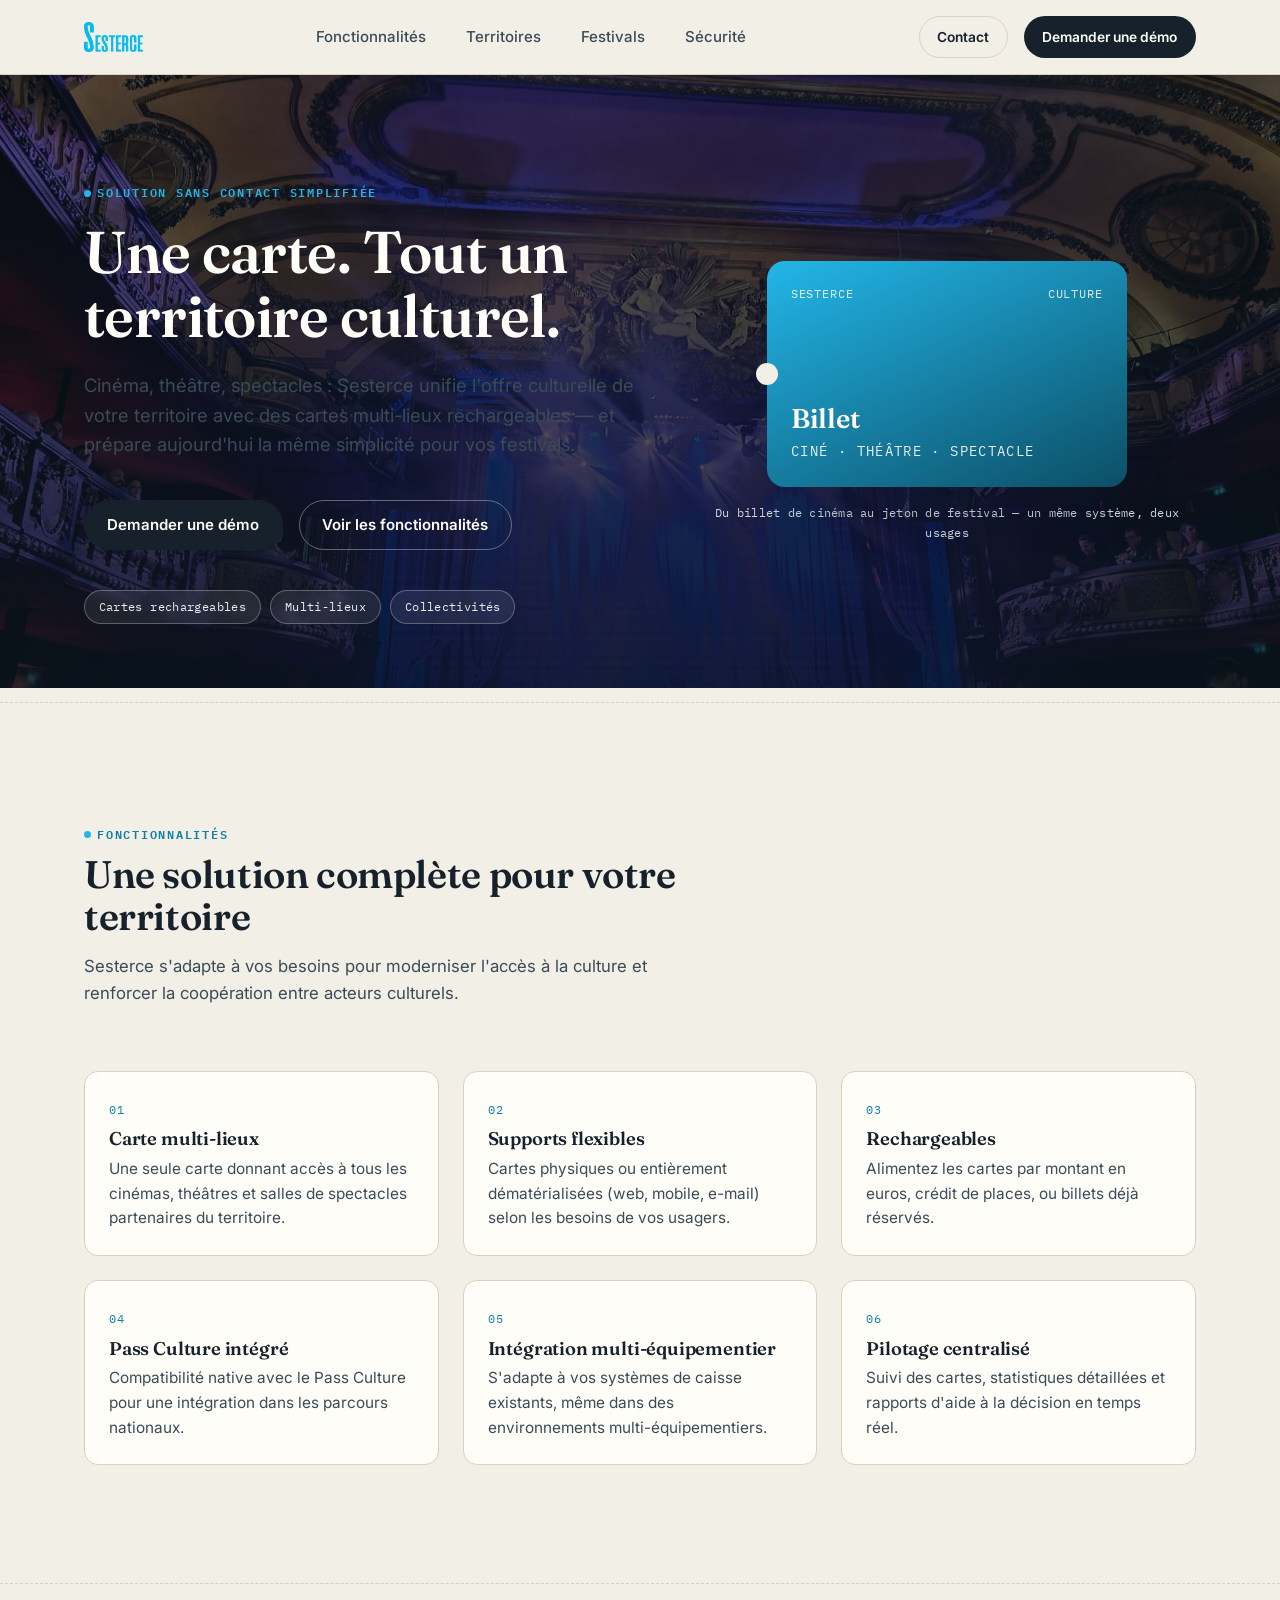
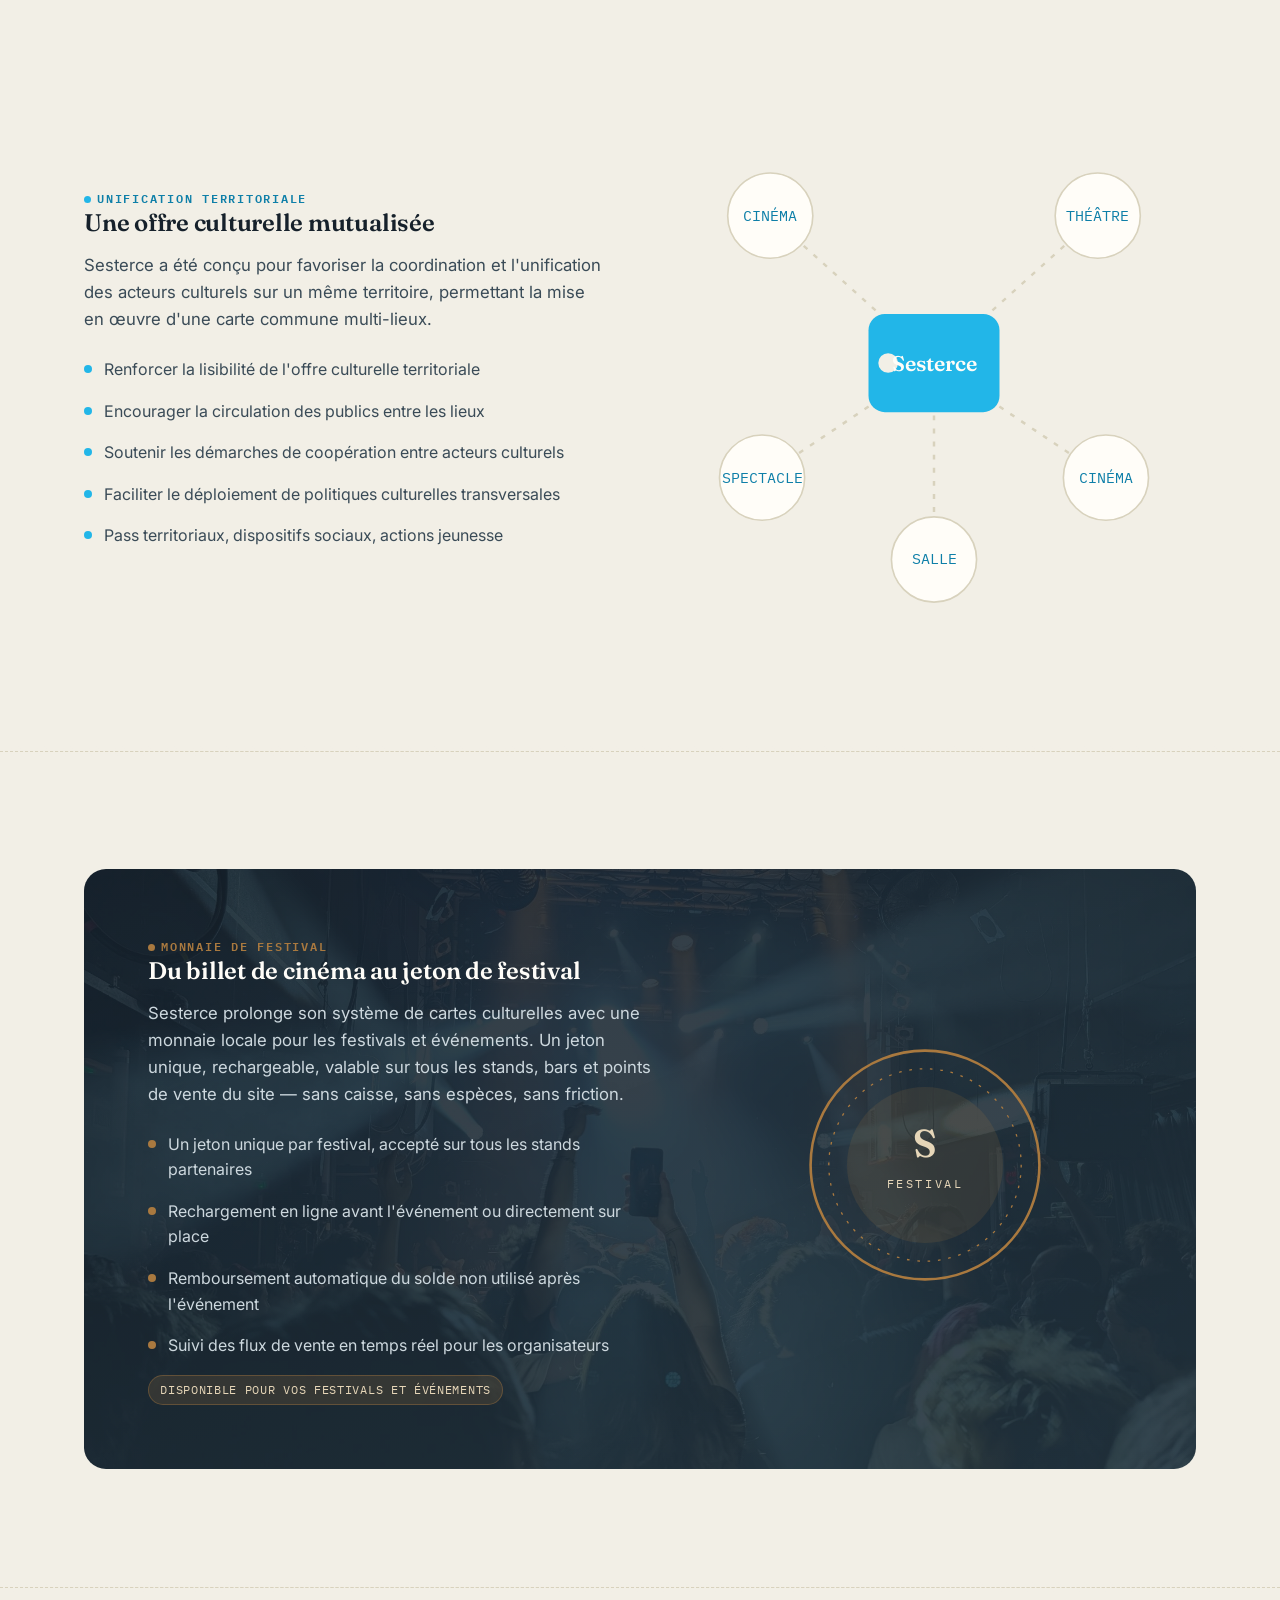
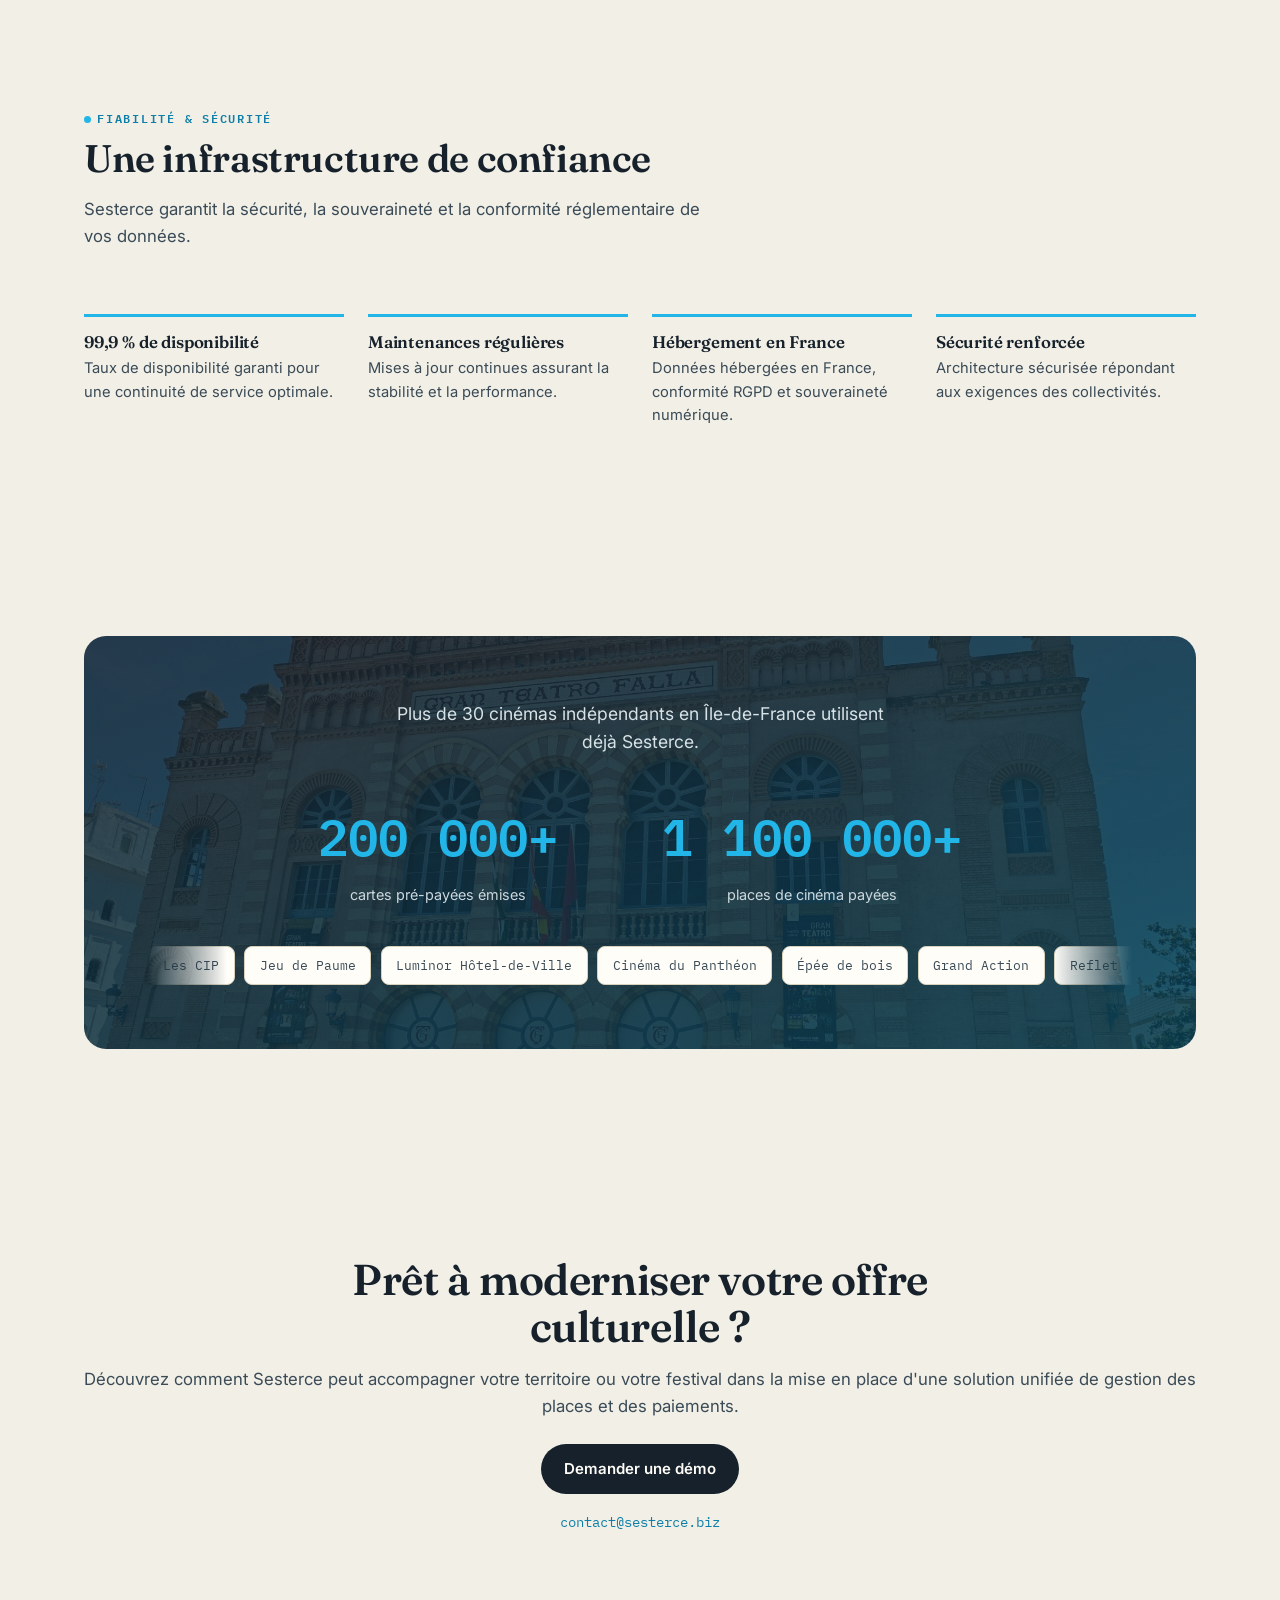
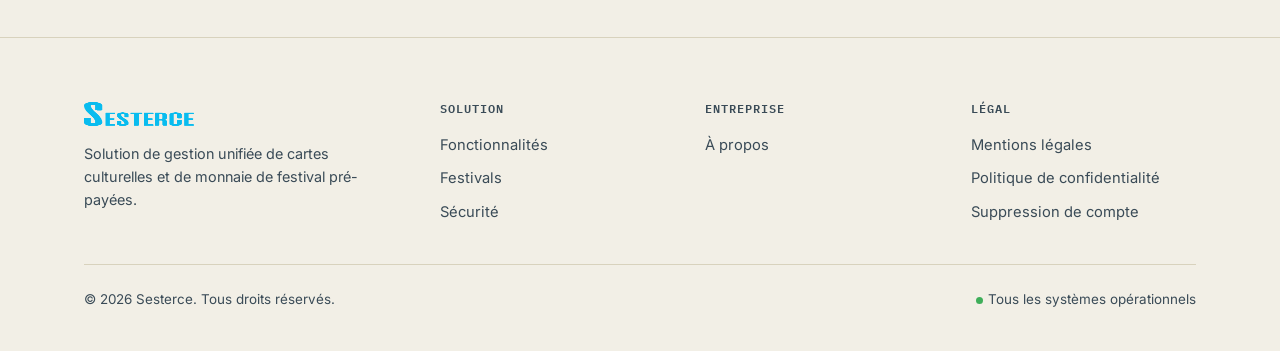
<file: index.html>
<!doctype html>
<html lang="fr">
<head>
<meta charset="utf-8">
<meta name="viewport" content="width=device-width, initial-scale=1">
<title>Sesterce — Cartes culturelles multi-lieux et monnaie de festival pour les territoires</title>
<meta name="description" content="Sesterce unifie l'accès à l'offre culturelle d'un territoire avec des cartes multi-lieux rechargeables pour cinémas, théâtres et spectacles, et étend ce système à une monnaie locale pour les festivals.">
<link rel="canonical" href="https://www.sesterce.biz/">

<!-- Open Graph -->
<meta property="og:type" content="website">
<meta property="og:site_name" content="Sesterce">
<meta property="og:title" content="Sesterce — La carte unique de votre territoire culturel">
<meta property="og:description" content="Cartes multi-lieux rechargeables pour cinémas, théâtres et spectacles. Bientôt : une monnaie locale pour vos festivals et événements.">
<meta property="og:image" content="https://www.sesterce.biz/assets/logo-sesterce.png">
<meta property="og:url" content="https://www.sesterce.biz/">
<meta property="og:locale" content="fr_FR">

<meta name="twitter:card" content="summary_large_image">
<meta name="twitter:title" content="Sesterce — La carte unique de votre territoire culturel">
<meta name="twitter:description" content="Cartes multi-lieux rechargeables pour cinémas, théâtres et spectacles, et bientôt une monnaie locale pour les festivals.">

<link rel="icon" href="assets/logo-sesterce.png" type="image/png">
<link rel="stylesheet" href="styles.css">
<link rel="preconnect" href="https://fonts.googleapis.com">
<link rel="preconnect" href="https://fonts.gstatic.com" crossorigin>
<link href="https://fonts.googleapis.com/css2?family=Fraunces:opsz,wght@9..144,500;9..144,600;9..144,700&family=Inter:wght@400;500;600;700&family=IBM+Plex+Mono:wght@400;500;600&display=swap" rel="stylesheet">

<script type="application/ld+json">
{
  "@context": "https://schema.org",
  "@type": "Organization",
  "name": "Sesterce",
  "url": "https://www.sesterce.biz/",
  "logo": "https://www.sesterce.biz/assets/logo-sesterce.png",
  "email": "contact@sesterce.biz",
  "description": "Solution de gestion unifiée de cartes et places culturelles pré-payées, et de monnaie locale pour les festivals.",
  "areaServed": "FR"
}
</script>
<script type="application/ld+json">
{
  "@context": "https://schema.org",
  "@type": "SoftwareApplication",
  "name": "Sesterce",
  "applicationCategory": "BusinessApplication",
  "operatingSystem": "Web",
  "description": "Carte multi-lieux rechargeable pour l'accès à l'offre culturelle d'un territoire (cinémas, théâtres, spectacles), compatible Pass Culture.",
  "offers": {
    "@type": "Offer",
    "availability": "https://schema.org/InStock"
  }
}
</script>
</head>
<body>

<a class="visually-hidden" href="#main">Aller au contenu</a>

<header class="site-header">
  <nav class="nav container" aria-label="Navigation principale">
    <a class="nav__brand" href="#top" aria-label="Sesterce — accueil">
      <img src="assets/logo-sesterce.png" alt="Sesterce" width="130" height="30">
    </a>
    <ul class="nav__links">
      <li><a href="#fonctionnalites">Fonctionnalités</a></li>
      <li><a href="#territoires">Territoires</a></li>
      <li><a href="#festivals">Festivals</a></li>
      <li><a href="#securite">Sécurité</a></li>
    </ul>
    <div class="nav__actions">
      <a class="btn btn--ghost btn--sm" href="mailto:contact@sesterce.biz">Contact</a>
      <a class="btn btn--primary btn--sm" href="#demo">Demander une démo</a>
      <button class="nav__toggle" aria-expanded="false" aria-controls="mobile-nav" aria-label="Ouvrir le menu">
        <span></span><span></span><span></span>
      </button>
    </div>
  </nav>
</header>

<main id="main">

  <!-- HERO -->
  <section class="hero" id="top">
    <div class="container hero__grid">
      <div>
        <span class="eyebrow">Solution sans contact simplifiée</span>
        <h1 class="hero__title">Une carte. Tout un territoire culturel.</h1>
        <p class="hero__lede">Cinéma, théâtre, spectacles&nbsp;: Sesterce unifie l'offre culturelle de votre territoire avec des cartes multi-lieux rechargeables — et prépare aujourd'hui la même simplicité pour vos festivals.</p>
        <div class="hero__cta">
          <a class="btn btn--primary" href="#demo">Demander une démo</a>
          <a class="btn btn--ghost" href="#fonctionnalites">Voir les fonctionnalités</a>
        </div>
        <div class="chip-row">
          <span class="chip">Cartes rechargeables</span>
          <span class="chip">Multi-lieux</span>
          <span class="chip">Collectivités</span>
        </div>
      </div>

      <div>
        <div class="flipcard-stage">
          <div class="flipcard" tabindex="0" role="img" aria-label="Animation : une carte Sesterce bascule entre un billet de cinéma et un jeton de festival">
            <div class="flipcard__face flipcard__face--front">
              <span class="flipcard__notch"></span>
              <div class="flipcard__top"><span>Sesterce</span><span>Culture</span></div>
              <div>
                <div class="flipcard__label">Billet</div>
                <div class="flipcard__code">CINÉ · THÉÂTRE · SPECTACLE</div>
              </div>
            </div>
            <div class="flipcard__face flipcard__face--back">
              <span class="flipcard__notch"></span>
              <div class="flipcard__top"><span>Sesterce</span><span>Festival</span></div>
              <div>
                <div class="flipcard__label">Jeton</div>
                <div class="flipcard__code">STANDS · BARS · CASHLESS</div>
              </div>
            </div>
          </div>
        </div>
        <p class="flipcard-caption">Du billet de cinéma au jeton de festival — un même système, deux usages</p>
      </div>
    </div>
  </section>

  <div class="perforation" aria-hidden="true"></div>

  <!-- FONCTIONNALITÉS -->
  <section id="fonctionnalites">
    <div class="container">
      <div class="section__head">
        <span class="eyebrow">Fonctionnalités</span>
        <h2>Une solution complète pour votre territoire</h2>
        <p>Sesterce s'adapte à vos besoins pour moderniser l'accès à la culture et renforcer la coopération entre acteurs culturels.</p>
      </div>

      <div class="features-grid">
        <article class="feature-card">
          <span class="feature-card__num">01</span>
          <h3>Carte multi-lieux</h3>
          <p>Une seule carte donnant accès à tous les cinémas, théâtres et salles de spectacles partenaires du territoire.</p>
        </article>
        <article class="feature-card">
          <span class="feature-card__num">02</span>
          <h3>Supports flexibles</h3>
          <p>Cartes physiques ou entièrement dématérialisées (web, mobile, e-mail) selon les besoins de vos usagers.</p>
        </article>
        <article class="feature-card">
          <span class="feature-card__num">03</span>
          <h3>Rechargeables</h3>
          <p>Alimentez les cartes par montant en euros, crédit de places, ou billets déjà réservés.</p>
        </article>
        <article class="feature-card">
          <span class="feature-card__num">04</span>
          <h3>Pass Culture intégré</h3>
          <p>Compatibilité native avec le Pass Culture pour une intégration dans les parcours nationaux.</p>
        </article>
        <article class="feature-card">
          <span class="feature-card__num">05</span>
          <h3>Intégration multi-équipementier</h3>
          <p>S'adapte à vos systèmes de caisse existants, même dans des environnements multi-équipementiers.</p>
        </article>
        <article class="feature-card">
          <span class="feature-card__num">06</span>
          <h3>Pilotage centralisé</h3>
          <p>Suivi des cartes, statistiques détaillées et rapports d'aide à la décision en temps réel.</p>
        </article>
      </div>
    </div>
  </section>

  <div class="perforation" aria-hidden="true"></div>

  <!-- UNIFICATION TERRITORIALE -->
  <section id="territoires">
    <div class="container split">
      <div>
        <span class="eyebrow">Unification territoriale</span>
        <h2>Une offre culturelle mutualisée</h2>
        <p style="color:var(--ink-soft); margin-top: var(--space-2); font-size:1.05rem;">Sesterce a été conçu pour favoriser la coordination et l'unification des acteurs culturels sur un même territoire, permettant la mise en œuvre d'une carte commune multi-lieux.</p>
        <ul class="bullet-list">
          <li>Renforcer la lisibilité de l'offre culturelle territoriale</li>
          <li>Encourager la circulation des publics entre les lieux</li>
          <li>Soutenir les démarches de coopération entre acteurs culturels</li>
          <li>Faciliter le déploiement de politiques culturelles transversales</li>
          <li>Pass territoriaux, dispositifs sociaux, actions jeunesse</li>
        </ul>
      </div>
      <div>
        <svg viewBox="0 0 320 320" role="img" aria-labelledby="hubTitle">
          <title id="hubTitle">Une carte Sesterce reliée à des cinémas, théâtres et salles de spectacles d'un même territoire</title>
          <g fill="none" stroke="#d8d2bd" stroke-width="1.5" stroke-dasharray="3 5">
            <line x1="160" y1="160" x2="60" y2="70"/>
            <line x1="160" y1="160" x2="260" y2="70"/>
            <line x1="160" y1="160" x2="55" y2="230"/>
            <line x1="160" y1="160" x2="265" y2="230"/>
            <line x1="160" y1="160" x2="160" y2="280"/>
          </g>
          <g>
            <circle cx="60" cy="70" r="26" fill="#fffdf8" stroke="#d8d2bd"/>
            <circle cx="260" cy="70" r="26" fill="#fffdf8" stroke="#d8d2bd"/>
            <circle cx="55" cy="230" r="26" fill="#fffdf8" stroke="#d8d2bd"/>
            <circle cx="265" cy="230" r="26" fill="#fffdf8" stroke="#d8d2bd"/>
            <circle cx="160" cy="280" r="26" fill="#fffdf8" stroke="#d8d2bd"/>
          </g>
          <g fill="#0e7fa8" font-family="IBM Plex Mono, monospace" font-size="9" text-anchor="middle">
            <text x="60" y="73">CINÉMA</text>
            <text x="260" y="73">THÉÂTRE</text>
            <text x="55" y="233">SPECTACLE</text>
            <text x="265" y="233">CINÉMA</text>
            <text x="160" y="283">SALLE</text>
          </g>
          <rect x="120" y="130" width="80" height="60" rx="10" fill="#22b6e8"/>
          <circle cx="132" cy="160" r="6" fill="#f2efe6"/>
          <text x="160" y="165" fill="#fffdf8" font-family="Fraunces, serif" font-size="13" text-anchor="middle" font-weight="600">Sesterce</text>
        </svg>
      </div>
    </div>
  </section>

  <div class="perforation" aria-hidden="true"></div>

  <!-- FESTIVALS — MONNAIE LOCALE (nouveauté) -->
  <section id="festivals">
    <div class="container">
      <div class="festival-panel">
        <div>
          <span class="eyebrow bronze">Monnaie de festival</span>
          <h2>Du billet de cinéma au jeton de festival</h2>
          <p class="lede">Sesterce prolonge son système de cartes culturelles avec une monnaie locale pour les festivals et événements. Un jeton unique, rechargeable, valable sur tous les stands, bars et points de vente du site — sans caisse, sans espèces, sans friction.</p>
          <ul class="bullet-list bullet-list--bronze">
            <li>Un jeton unique par festival, accepté sur tous les stands partenaires</li>
            <li>Rechargement en ligne avant l'événement ou directement sur place</li>
            <li>Remboursement automatique du solde non utilisé après l'événement</li>
            <li>Suivi des flux de vente en temps réel pour les organisateurs</li>
          </ul>
          <span class="badge-soon">Disponible pour vos festivals et événements</span>
        </div>
        <div class="token-visual">
          <svg viewBox="0 0 200 200" role="img" aria-labelledby="tokenTitle">
            <title id="tokenTitle">Un jeton de festival Sesterce, à l'image d'une monnaie</title>
            <circle cx="100" cy="100" r="88" fill="none" stroke="#a9793f" stroke-width="2"/>
            <circle cx="100" cy="100" r="74" fill="none" stroke="#a9793f" stroke-width="1" stroke-dasharray="2 6"/>
            <circle cx="100" cy="100" r="60" fill="#a9793f" opacity="0.15"/>
            <text x="100" y="94" fill="#e6d6b8" font-family="Fraunces, serif" font-size="30" font-weight="600" text-anchor="middle">S</text>
            <text x="100" y="118" fill="#e6d6b8" font-family="IBM Plex Mono, monospace" font-size="9" letter-spacing="2" text-anchor="middle">FESTIVAL</text>
          </svg>
        </div>
      </div>
    </div>
  </section>

  <div class="perforation" aria-hidden="true"></div>

  <!-- SÉCURITÉ -->
  <section id="securite">
    <div class="container">
      <div class="section__head">
        <span class="eyebrow">Fiabilité &amp; sécurité</span>
        <h2>Une infrastructure de confiance</h2>
        <p>Sesterce garantit la sécurité, la souveraineté et la conformité réglementaire de vos données.</p>
      </div>
      <div class="trust-grid">
        <div class="trust-card">
          <h3>99,9 % de disponibilité</h3>
          <p>Taux de disponibilité garanti pour une continuité de service optimale.</p>
        </div>
        <div class="trust-card">
          <h3>Maintenances régulières</h3>
          <p>Mises à jour continues assurant la stabilité et la performance.</p>
        </div>
        <div class="trust-card">
          <h3>Hébergement en France</h3>
          <p>Données hébergées en France, conformité RGPD et souveraineté numérique.</p>
        </div>
        <div class="trust-card">
          <h3>Sécurité renforcée</h3>
          <p>Architecture sécurisée répondant aux exigences des collectivités.</p>
        </div>
      </div>
    </div>
  </section>

  <!-- CONFIANCE / STATS -->
  <section>
    <div class="container">
      <div class="stats-band">
        <p class="stats-band__intro">Plus de 30 cinémas indépendants en Île-de-France utilisent déjà Sesterce.</p>
        <div class="stats-row">
          <div>
            <div class="stat-num">200 000+</div>
            <div class="stat-label">cartes pré-payées émises</div>
          </div>
          <div>
            <div class="stat-num">1 100 000+</div>
            <div class="stat-label">places de cinéma payées</div>
          </div>
        </div>
        <div class="logo-marquee">
          <ul class="logo-marquee__track" style="list-style:none; padding:0; margin:0;">
            <li class="logo-chip">Les CIP</li>
            <li class="logo-chip">Jeu de Paume</li>
            <li class="logo-chip">Luminor Hôtel-de-Ville</li>
            <li class="logo-chip">Cinéma du Panthéon</li>
            <li class="logo-chip">Épée de bois</li>
            <li class="logo-chip">Grand Action</li>
            <li class="logo-chip">Reflet Médicis</li>
            <li class="logo-chip">Studio des Ursulines</li>
            <li class="logo-chip">Studio Galande</li>
            <li class="logo-chip">Le Lucernaire</li>
            <li class="logo-chip">3 Luxembourg</li>
            <li class="logo-chip">Arlequin</li>
            <li class="logo-chip">Nouvel Odéon</li>
            <li class="logo-chip">Le Saint-André des Arts</li>
            <li class="logo-chip">Le Balzac</li>
            <li class="logo-chip">Publicis Cinéma</li>
            <li class="logo-chip">Max Linder</li>
            <li class="logo-chip">Archipel</li>
            <li class="logo-chip">Brady</li>
            <li class="logo-chip">Majestic Bastille</li>
            <li class="logo-chip">Escurial Panorama</li>
            <li class="logo-chip">Entrepôt</li>
            <li class="logo-chip">Chaplin Denfert</li>
            <li class="logo-chip">Chaplin St Lambert</li>
            <li class="logo-chip">Majestic Passy</li>
            <li class="logo-chip">Cinéma des Cinéastes</li>
            <li class="logo-chip">Club de l'Étoile</li>
            <li class="logo-chip">Cinémassy</li>
            <li class="logo-chip">CinéPal'</li>
            <li class="logo-chip">Cinéma Omar Sy</li>
            <li class="logo-chip">L'Écran de St-Denis</li>
            <!-- doublé pour la boucle continue -->
            <li class="logo-chip" aria-hidden="true">Les CIP</li>
            <li class="logo-chip" aria-hidden="true">Jeu de Paume</li>
            <li class="logo-chip" aria-hidden="true">Luminor Hôtel-de-Ville</li>
            <li class="logo-chip" aria-hidden="true">Cinéma du Panthéon</li>
            <li class="logo-chip" aria-hidden="true">Épée de bois</li>
            <li class="logo-chip" aria-hidden="true">Grand Action</li>
            <li class="logo-chip" aria-hidden="true">Reflet Médicis</li>
            <li class="logo-chip" aria-hidden="true">Studio des Ursulines</li>
            <li class="logo-chip" aria-hidden="true">Studio Galande</li>
            <li class="logo-chip" aria-hidden="true">Le Lucernaire</li>
            <li class="logo-chip" aria-hidden="true">3 Luxembourg</li>
            <li class="logo-chip" aria-hidden="true">Arlequin</li>
            <li class="logo-chip" aria-hidden="true">Nouvel Odéon</li>
            <li class="logo-chip" aria-hidden="true">Le Saint-André des Arts</li>
            <li class="logo-chip" aria-hidden="true">Le Balzac</li>
          </ul>
        </div>
      </div>
    </div>
  </section>

  <!-- CTA FINAL -->
  <section class="cta-final" id="demo">
    <div class="container">
      <h2>Prêt à moderniser votre offre culturelle&nbsp;?</h2>
      <p>Découvrez comment Sesterce peut accompagner votre territoire ou votre festival dans la mise en place d'une solution unifiée de gestion des places et des paiements.</p>
      <div class="hero__cta">
        <a class="btn btn--primary" href="mailto:contact@sesterce.biz?subject=Demande%20de%20d%C3%A9mo%20Sesterce">Demander une démo</a>
      </div>
      <a class="contact-email" href="mailto:contact@sesterce.biz">contact@sesterce.biz</a>
    </div>
  </section>

</main>

<footer class="site-footer">
  <div class="container">
    <div class="footer-grid">
      <div class="footer-brand">
        <img src="assets/logo-sesterce.png" alt="Sesterce" width="110" height="26">
        <p>Solution de gestion unifiée de cartes culturelles et de monnaie de festival pré-payées.</p>
      </div>
      <div class="footer-col">
        <h4>Solution</h4>
        <ul>
          <li><a href="#fonctionnalites">Fonctionnalités</a></li>
          <li><a href="#festivals">Festivals</a></li>
          <li><a href="#securite">Sécurité</a></li>
        </ul>
      </div>
      <div class="footer-col">
        <h4>Entreprise</h4>
        <ul>
          <li><a href="#top">À propos</a></li>
        </ul>
      </div>
      <div class="footer-col">
        <h4>Légal</h4>
        <ul>
          <li><a href="#top">Mentions légales</a></li>
          <li><a href="politique-confidentialite.html">Politique de confidentialité</a></li>
          <li><a href="suppression-compte.html">Suppression de compte</a></li>
        </ul>
      </div>
    </div>
    <div class="footer-bottom">
      <span>© 2026 Sesterce. Tous droits réservés.</span>
      <span class="status-dot">Tous les systèmes opérationnels</span>
    </div>
  </div>
</footer>

<script src="script.js"></script>
</body>
</html>
</file>
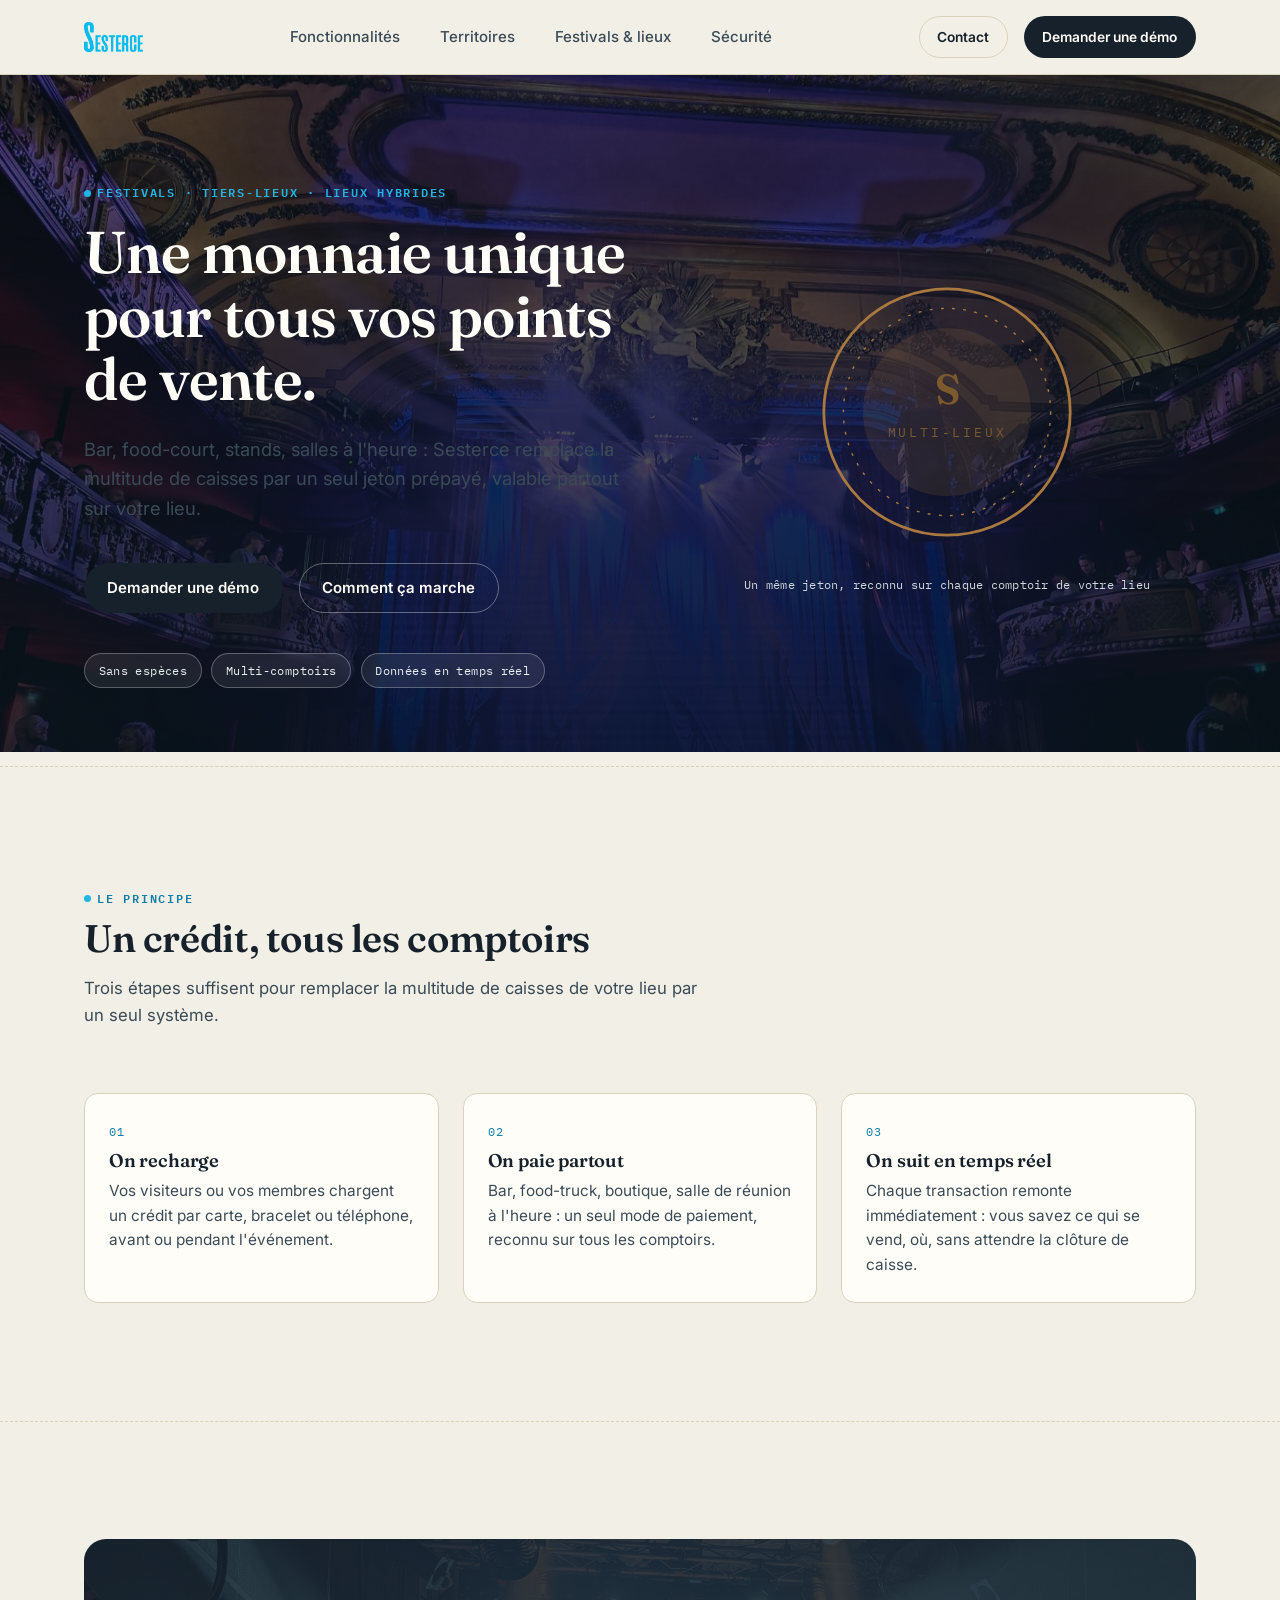
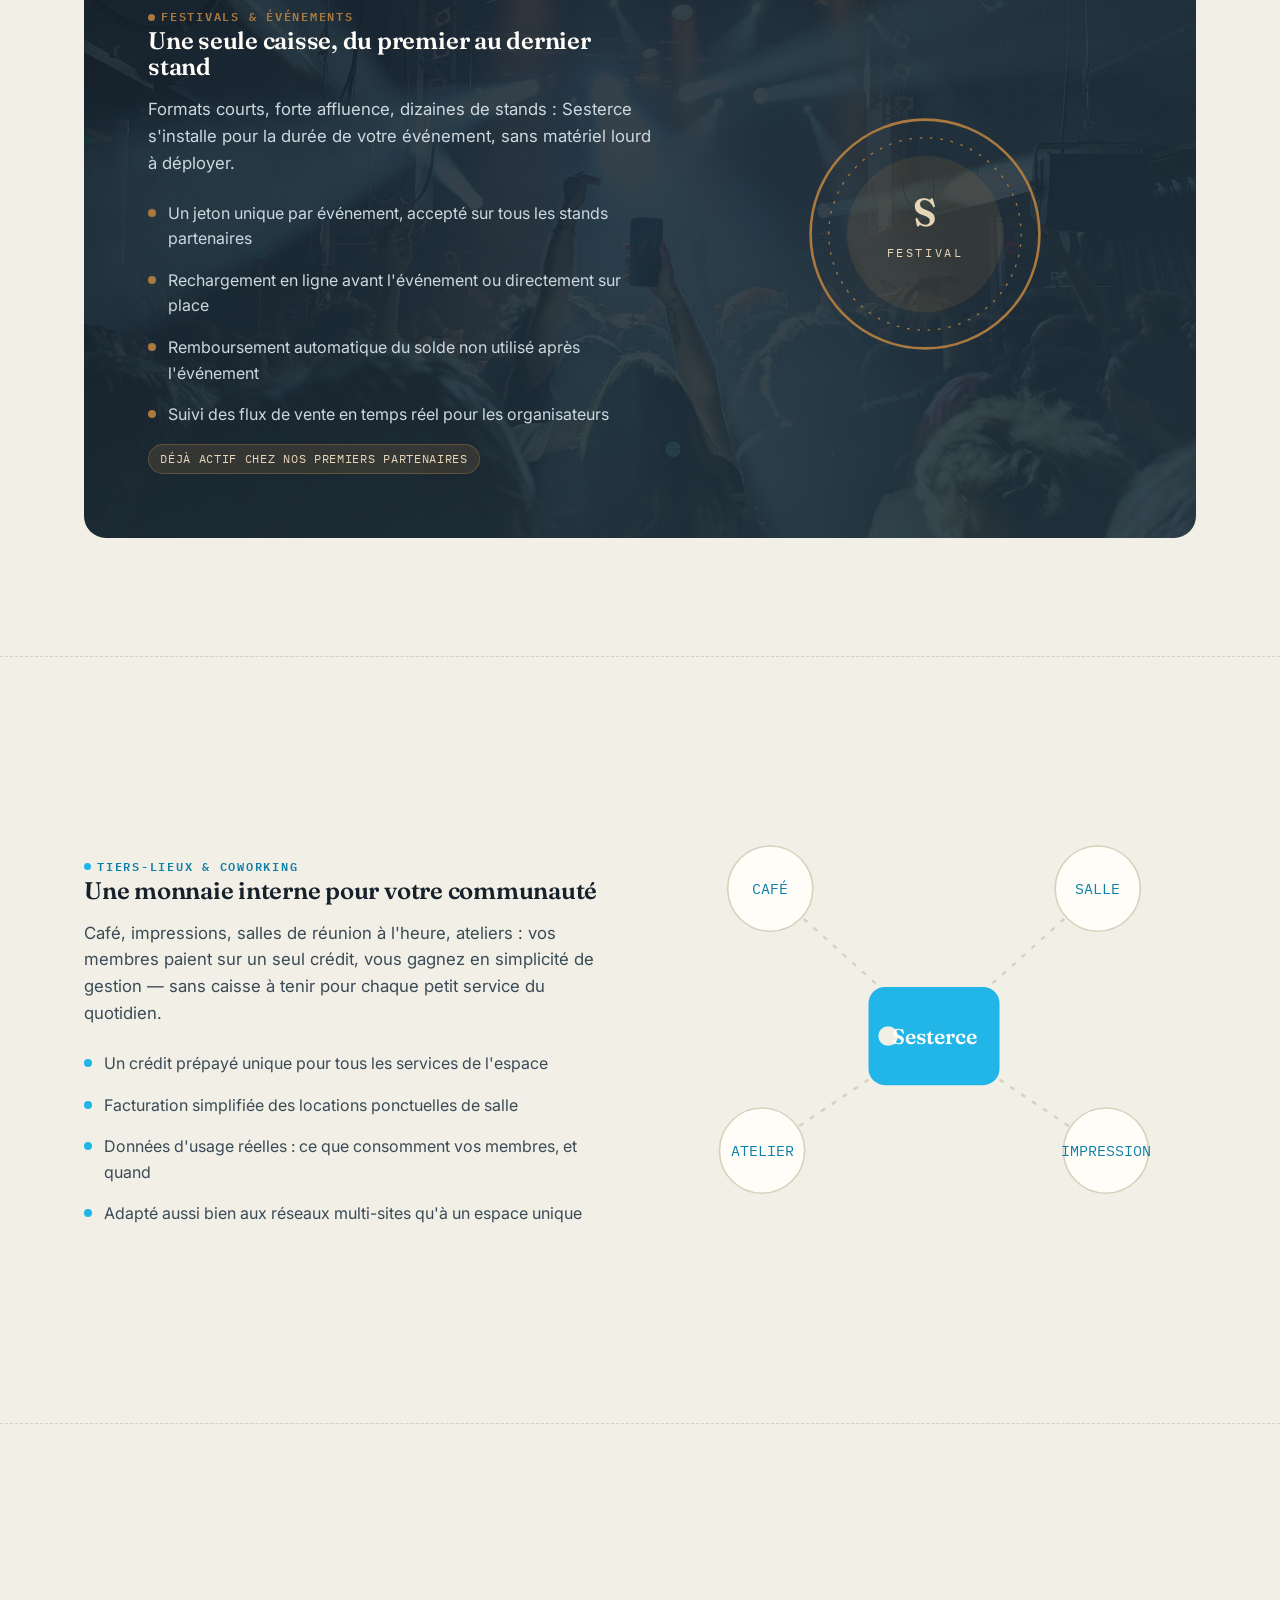
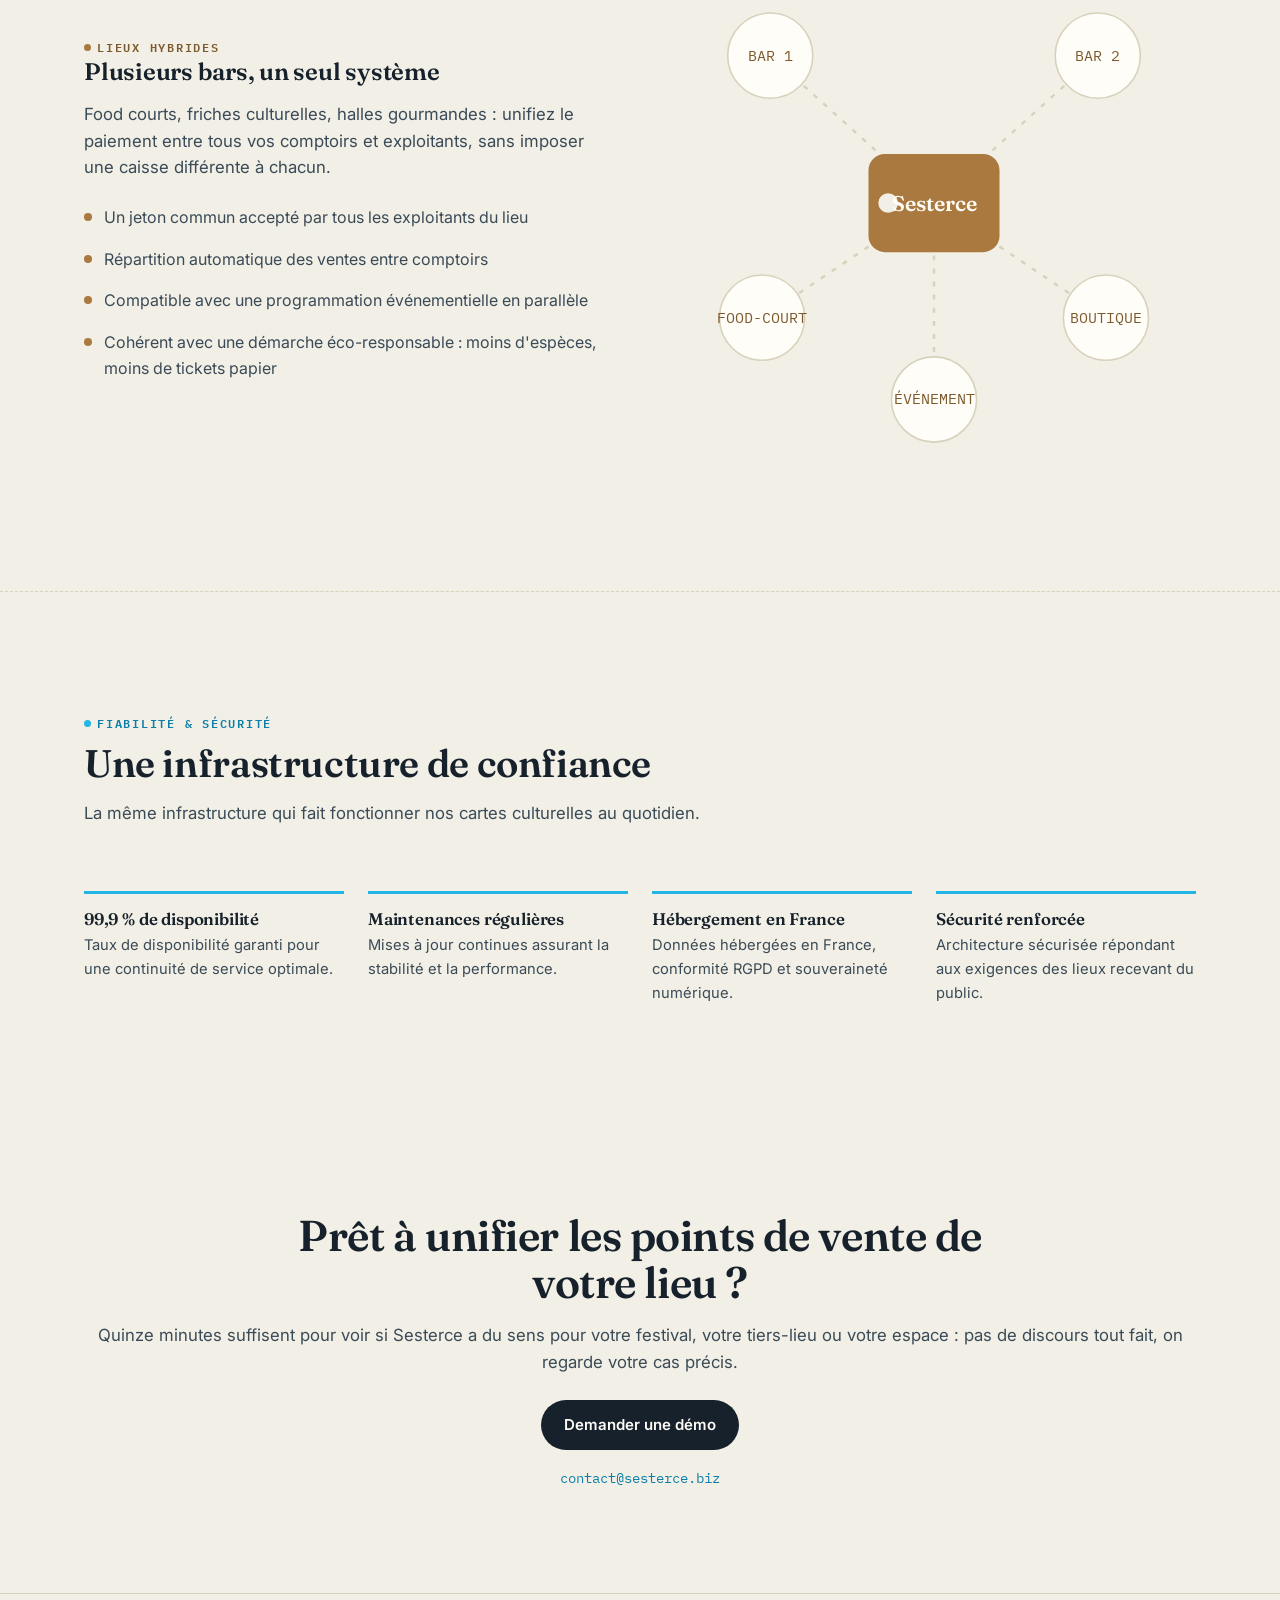
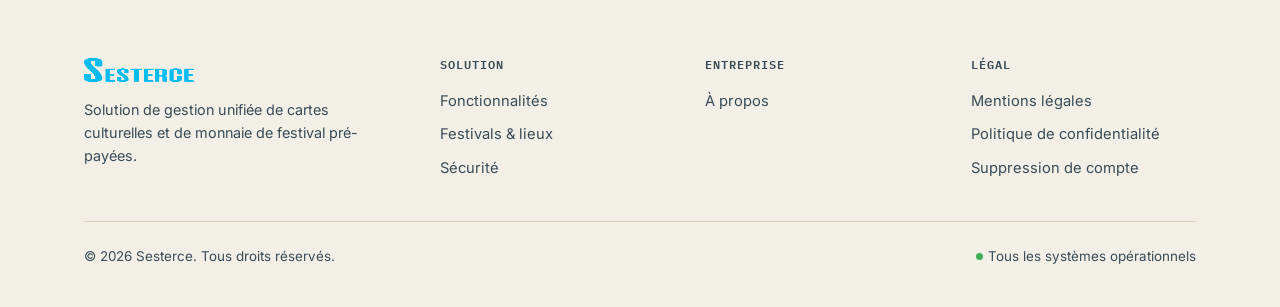
<file: monnaie-de-lieu.html>
<!doctype html>
<html lang="fr">
<head>
<meta charset="utf-8">
<meta name="viewport" content="width=device-width, initial-scale=1">
<title>Sesterce — Une monnaie unique pour festivals, tiers-lieux et lieux hybrides</title>
<meta name="description" content="Sesterce donne à votre festival, votre tiers-lieu ou votre lieu à plusieurs points de vente une monnaie prépayée unique, valable sur tous les stands, bars et comptoirs.">
<link rel="canonical" href="https://www.sesterce.biz/monnaie-de-lieu.html">

<meta property="og:type" content="website">
<meta property="og:site_name" content="Sesterce">
<meta property="og:title" content="Sesterce — Une monnaie unique pour votre lieu">
<meta property="og:description" content="Festivals, tiers-lieux, coworking, lieux hybrides à plusieurs bars : une seule monnaie prépayée pour tous vos points de vente.">
<meta property="og:image" content="https://www.sesterce.biz/assets/logo-sesterce.png">
<meta property="og:url" content="https://www.sesterce.biz/monnaie-de-lieu.html">
<meta property="og:locale" content="fr_FR">

<meta name="twitter:card" content="summary_large_image">
<meta name="twitter:title" content="Sesterce — Une monnaie unique pour votre lieu">
<meta name="twitter:description" content="Festivals, tiers-lieux, coworking, lieux hybrides : une seule monnaie prépayée pour tous vos points de vente.">

<link rel="icon" href="assets/logo-sesterce.png" type="image/png">
<link rel="stylesheet" href="styles.css">
<link rel="preconnect" href="https://fonts.googleapis.com">
<link rel="preconnect" href="https://fonts.gstatic.com" crossorigin>
<link href="https://fonts.googleapis.com/css2?family=Fraunces:opsz,wght@9..144,500;9..144,600;9..144,700&family=Inter:wght@400;500;600;700&family=IBM+Plex+Mono:wght@400;500;600&display=swap" rel="stylesheet">

<script type="application/ld+json">
{
  "@context": "https://schema.org",
  "@type": "Service",
  "serviceType": "Monnaie prépayée pour lieux et événements",
  "provider": { "@type": "Organization", "name": "Sesterce", "url": "https://www.sesterce.biz/" },
  "areaServed": "FR",
  "description": "Système de monnaie prépayée unique pour festivals, tiers-lieux, espaces de coworking et lieux à plusieurs points de vente."
}
</script>
</head>
<body>

<a class="visually-hidden" href="#main">Aller au contenu</a>

<header class="site-header">
  <nav class="nav container" aria-label="Navigation principale">
    <a class="nav__brand" href="index.html" aria-label="Sesterce — accueil">
      <img src="assets/logo-sesterce.png" alt="Sesterce" width="130" height="30">
    </a>
    <ul class="nav__links">
      <li><a href="index.html#fonctionnalites">Fonctionnalités</a></li>
      <li><a href="index.html#territoires">Territoires</a></li>
      <li><a href="monnaie-de-lieu.html">Festivals &amp; lieux</a></li>
      <li><a href="index.html#securite">Sécurité</a></li>
    </ul>
    <div class="nav__actions">
      <a class="btn btn--ghost btn--sm" href="mailto:contact@sesterce.biz">Contact</a>
      <a class="btn btn--primary btn--sm" href="#demo">Demander une démo</a>
      <button class="nav__toggle" aria-expanded="false" aria-controls="mobile-nav" aria-label="Ouvrir le menu">
        <span></span><span></span><span></span>
      </button>
    </div>
  </nav>
</header>

<main id="main">

  <!-- HERO -->
  <section class="hero" id="top">
    <div class="container hero__grid">
      <div>
        <span class="eyebrow">Festivals · Tiers-lieux · Lieux hybrides</span>
        <h1 class="hero__title">Une monnaie unique pour tous vos points de vente.</h1>
        <p class="hero__lede">Bar, food-court, stands, salles à l'heure&nbsp;: Sesterce remplace la multitude de caisses par un seul jeton prépayé, valable partout sur votre lieu.</p>
        <div class="hero__cta">
          <a class="btn btn--primary" href="#demo">Demander une démo</a>
          <a class="btn btn--ghost" href="#comment-ca-marche">Comment ça marche</a>
        </div>
        <div class="chip-row">
          <span class="chip">Sans espèces</span>
          <span class="chip">Multi-comptoirs</span>
          <span class="chip">Données en temps réel</span>
        </div>
      </div>
      <div>
        <div class="token-visual" style="max-width:280px;">
          <svg viewBox="0 0 200 200" role="img" aria-labelledby="heroTokenTitle">
            <title id="heroTokenTitle">Un jeton Sesterce, valable sur tous les points de vente d'un lieu</title>
            <circle cx="100" cy="100" r="88" fill="none" stroke="#a9793f" stroke-width="2"/>
            <circle cx="100" cy="100" r="74" fill="none" stroke="#a9793f" stroke-width="1" stroke-dasharray="2 6"/>
            <circle cx="100" cy="100" r="60" fill="#a9793f" opacity="0.15"/>
            <text x="100" y="94" fill="#7c5a2e" font-family="Fraunces, serif" font-size="30" font-weight="600" text-anchor="middle">S</text>
            <text x="100" y="118" fill="#7c5a2e" font-family="IBM Plex Mono, monospace" font-size="9" letter-spacing="2" text-anchor="middle">MULTI-LIEUX</text>
          </svg>
        </div>
        <p class="flipcard-caption">Un même jeton, reconnu sur chaque comptoir de votre lieu</p>
      </div>
    </div>
  </section>

  <div class="perforation" aria-hidden="true"></div>

  <!-- COMMENT ÇA MARCHE -->
  <section id="comment-ca-marche">
    <div class="container">
      <div class="section__head">
        <span class="eyebrow">Le principe</span>
        <h2>Un crédit, tous les comptoirs</h2>
        <p>Trois étapes suffisent pour remplacer la multitude de caisses de votre lieu par un seul système.</p>
      </div>
      <div class="features-grid">
        <article class="feature-card">
          <span class="feature-card__num">01</span>
          <h3>On recharge</h3>
          <p>Vos visiteurs ou vos membres chargent un crédit par carte, bracelet ou téléphone, avant ou pendant l'événement.</p>
        </article>
        <article class="feature-card">
          <span class="feature-card__num">02</span>
          <h3>On paie partout</h3>
          <p>Bar, food-truck, boutique, salle de réunion à l'heure&nbsp;: un seul mode de paiement, reconnu sur tous les comptoirs.</p>
        </article>
        <article class="feature-card">
          <span class="feature-card__num">03</span>
          <h3>On suit en temps réel</h3>
          <p>Chaque transaction remonte immédiatement&nbsp;: vous savez ce qui se vend, où, sans attendre la clôture de caisse.</p>
        </article>
      </div>
    </div>
  </section>

  <div class="perforation" aria-hidden="true"></div>

  <!-- FESTIVALS -->
  <section id="festivals-detail">
    <div class="container">
      <div class="festival-panel">
        <div>
          <span class="eyebrow bronze">Festivals &amp; événements</span>
          <h2>Une seule caisse, du premier au dernier stand</h2>
          <p class="lede">Formats courts, forte affluence, dizaines de stands&nbsp;: Sesterce s'installe pour la durée de votre événement, sans matériel lourd à déployer.</p>
          <ul class="bullet-list bullet-list--bronze">
            <li>Un jeton unique par événement, accepté sur tous les stands partenaires</li>
            <li>Rechargement en ligne avant l'événement ou directement sur place</li>
            <li>Remboursement automatique du solde non utilisé après l'événement</li>
            <li>Suivi des flux de vente en temps réel pour les organisateurs</li>
          </ul>
          <span class="badge-soon">Déjà actif chez nos premiers partenaires</span>
        </div>
        <div class="token-visual">
          <svg viewBox="0 0 200 200" role="img" aria-labelledby="festTitle">
            <title id="festTitle">Un jeton de festival Sesterce, à l'image d'une monnaie</title>
            <circle cx="100" cy="100" r="88" fill="none" stroke="#a9793f" stroke-width="2"/>
            <circle cx="100" cy="100" r="74" fill="none" stroke="#a9793f" stroke-width="1" stroke-dasharray="2 6"/>
            <circle cx="100" cy="100" r="60" fill="#a9793f" opacity="0.15"/>
            <text x="100" y="94" fill="#e6d6b8" font-family="Fraunces, serif" font-size="30" font-weight="600" text-anchor="middle">S</text>
            <text x="100" y="118" fill="#e6d6b8" font-family="IBM Plex Mono, monospace" font-size="9" letter-spacing="2" text-anchor="middle">FESTIVAL</text>
          </svg>
        </div>
      </div>
    </div>
  </section>

  <div class="perforation" aria-hidden="true"></div>

  <!-- TIERS-LIEUX & COWORKING -->
  <section id="tiers-lieux" class="split-reverse">
    <div class="container split">
      <div>
        <svg viewBox="0 0 320 320" role="img" aria-labelledby="coworkTitle">
          <title id="coworkTitle">Un jeton Sesterce relié aux usages d'un espace de coworking&nbsp;: café, salle, atelier, impression</title>
          <g fill="none" stroke="#d8d2bd" stroke-width="1.5" stroke-dasharray="3 5">
            <line x1="160" y1="160" x2="60" y2="70"/>
            <line x1="160" y1="160" x2="260" y2="70"/>
            <line x1="160" y1="160" x2="55" y2="230"/>
            <line x1="160" y1="160" x2="265" y2="230"/>
          </g>
          <g>
            <circle cx="60" cy="70" r="26" fill="#fffdf8" stroke="#d8d2bd"/>
            <circle cx="260" cy="70" r="26" fill="#fffdf8" stroke="#d8d2bd"/>
            <circle cx="55" cy="230" r="26" fill="#fffdf8" stroke="#d8d2bd"/>
            <circle cx="265" cy="230" r="26" fill="#fffdf8" stroke="#d8d2bd"/>
          </g>
          <g fill="#0e7fa8" font-family="IBM Plex Mono, monospace" font-size="9" text-anchor="middle">
            <text x="60" y="73">CAFÉ</text>
            <text x="260" y="73">SALLE</text>
            <text x="55" y="233">ATELIER</text>
            <text x="265" y="233">IMPRESSION</text>
          </g>
          <rect x="120" y="130" width="80" height="60" rx="10" fill="#22b6e8"/>
          <circle cx="132" cy="160" r="6" fill="#f2efe6"/>
          <text x="160" y="165" fill="#fffdf8" font-family="Fraunces, serif" font-size="13" text-anchor="middle" font-weight="600">Sesterce</text>
        </svg>
      </div>
      <div>
        <span class="eyebrow">Tiers-lieux &amp; coworking</span>
        <h2>Une monnaie interne pour votre communauté</h2>
        <p style="color:var(--ink-soft); margin-top: var(--space-2); font-size:1.05rem;">Café, impressions, salles de réunion à l'heure, ateliers&nbsp;: vos membres paient sur un seul crédit, vous gagnez en simplicité de gestion — sans caisse à tenir pour chaque petit service du quotidien.</p>
        <ul class="bullet-list">
          <li>Un crédit prépayé unique pour tous les services de l'espace</li>
          <li>Facturation simplifiée des locations ponctuelles de salle</li>
          <li>Données d'usage réelles&nbsp;: ce que consomment vos membres, et quand</li>
          <li>Adapté aussi bien aux réseaux multi-sites qu'à un espace unique</li>
        </ul>
      </div>
    </div>
  </section>

  <div class="perforation" aria-hidden="true"></div>

  <!-- LIEUX HYBRIDES -->
  <section id="lieux-hybrides">
    <div class="container split">
      <div>
        <span class="eyebrow bronze">Lieux hybrides</span>
        <h2>Plusieurs bars, un seul système</h2>
        <p style="color:var(--ink-soft); margin-top: var(--space-2); font-size:1.05rem;">Food courts, friches culturelles, halles gourmandes&nbsp;: unifiez le paiement entre tous vos comptoirs et exploitants, sans imposer une caisse différente à chacun.</p>
        <ul class="bullet-list bullet-list--bronze">
          <li>Un jeton commun accepté par tous les exploitants du lieu</li>
          <li>Répartition automatique des ventes entre comptoirs</li>
          <li>Compatible avec une programmation événementielle en parallèle</li>
          <li>Cohérent avec une démarche éco-responsable&nbsp;: moins d'espèces, moins de tickets papier</li>
        </ul>
      </div>
      <div>
        <svg viewBox="0 0 320 320" role="img" aria-labelledby="hybrideTitle">
          <title id="hybrideTitle">Un jeton Sesterce relié à plusieurs comptoirs d'un lieu hybride&nbsp;: bar, food-court, boutique</title>
          <g fill="none" stroke="#d8d2bd" stroke-width="1.5" stroke-dasharray="3 5">
            <line x1="160" y1="160" x2="60" y2="70"/>
            <line x1="160" y1="160" x2="260" y2="70"/>
            <line x1="160" y1="160" x2="55" y2="230"/>
            <line x1="160" y1="160" x2="265" y2="230"/>
            <line x1="160" y1="160" x2="160" y2="280"/>
          </g>
          <g>
            <circle cx="60" cy="70" r="26" fill="#fffdf8" stroke="#d8d2bd"/>
            <circle cx="260" cy="70" r="26" fill="#fffdf8" stroke="#d8d2bd"/>
            <circle cx="55" cy="230" r="26" fill="#fffdf8" stroke="#d8d2bd"/>
            <circle cx="265" cy="230" r="26" fill="#fffdf8" stroke="#d8d2bd"/>
            <circle cx="160" cy="280" r="26" fill="#fffdf8" stroke="#d8d2bd"/>
          </g>
          <g fill="#7c5a2e" font-family="IBM Plex Mono, monospace" font-size="9" text-anchor="middle">
            <text x="60" y="73">BAR 1</text>
            <text x="260" y="73">BAR 2</text>
            <text x="55" y="233">FOOD-COURT</text>
            <text x="265" y="233">BOUTIQUE</text>
            <text x="160" y="283">ÉVÉNEMENT</text>
          </g>
          <rect x="120" y="130" width="80" height="60" rx="10" fill="#a9793f"/>
          <circle cx="132" cy="160" r="6" fill="#f2efe6"/>
          <text x="160" y="165" fill="#fffdf8" font-family="Fraunces, serif" font-size="13" text-anchor="middle" font-weight="600">Sesterce</text>
        </svg>
      </div>
    </div>
  </section>

  <div class="perforation" aria-hidden="true"></div>

  <!-- SÉCURITÉ (reprise identique du site) -->
  <section id="securite">
    <div class="container">
      <div class="section__head">
        <span class="eyebrow">Fiabilité &amp; sécurité</span>
        <h2>Une infrastructure de confiance</h2>
        <p>La même infrastructure qui fait fonctionner nos cartes culturelles au quotidien.</p>
      </div>
      <div class="trust-grid">
        <div class="trust-card">
          <h3>99,9 % de disponibilité</h3>
          <p>Taux de disponibilité garanti pour une continuité de service optimale.</p>
        </div>
        <div class="trust-card">
          <h3>Maintenances régulières</h3>
          <p>Mises à jour continues assurant la stabilité et la performance.</p>
        </div>
        <div class="trust-card">
          <h3>Hébergement en France</h3>
          <p>Données hébergées en France, conformité RGPD et souveraineté numérique.</p>
        </div>
        <div class="trust-card">
          <h3>Sécurité renforcée</h3>
          <p>Architecture sécurisée répondant aux exigences des lieux recevant du public.</p>
        </div>
      </div>
    </div>
  </section>

  <!-- CTA FINAL -->
  <section class="cta-final" id="demo">
    <div class="container">
      <h2>Prêt à unifier les points de vente de votre lieu&nbsp;?</h2>
      <p>Quinze minutes suffisent pour voir si Sesterce a du sens pour votre festival, votre tiers-lieu ou votre espace&nbsp;: pas de discours tout fait, on regarde votre cas précis.</p>
      <div class="hero__cta">
        <a class="btn btn--primary" href="mailto:contact@sesterce.biz?subject=Demande%20de%20d%C3%A9mo%20Sesterce%20-%20Festivals%20%26%20lieux">Demander une démo</a>
      </div>
      <a class="contact-email" href="mailto:contact@sesterce.biz">contact@sesterce.biz</a>
    </div>
  </section>

</main>

<footer class="site-footer">
  <div class="container">
    <div class="footer-grid">
      <div class="footer-brand">
        <img src="assets/logo-sesterce.png" alt="Sesterce" width="110" height="26">
        <p>Solution de gestion unifiée de cartes culturelles et de monnaie de festival pré-payées.</p>
      </div>
      <div class="footer-col">
        <h4>Solution</h4>
        <ul>
          <li><a href="index.html#fonctionnalites">Fonctionnalités</a></li>
          <li><a href="monnaie-de-lieu.html">Festivals &amp; lieux</a></li>
          <li><a href="index.html#securite">Sécurité</a></li>
        </ul>
      </div>
      <div class="footer-col">
        <h4>Entreprise</h4>
        <ul>
          <li><a href="index.html#top">À propos</a></li>
        </ul>
      </div>
      <div class="footer-col">
        <h4>Légal</h4>
        <ul>
          <li><a href="index.html#top">Mentions légales</a></li>
          <li><a href="politique-confidentialite.html">Politique de confidentialité</a></li>
          <li><a href="suppression-compte.html">Suppression de compte</a></li>
        </ul>
      </div>
    </div>
    <div class="footer-bottom">
      <span>© 2026 Sesterce. Tous droits réservés.</span>
      <span class="status-dot">Tous les systèmes opérationnels</span>
    </div>
  </div>
</footer>

<script src="script.js"></script>
</body>
</html>
</file>
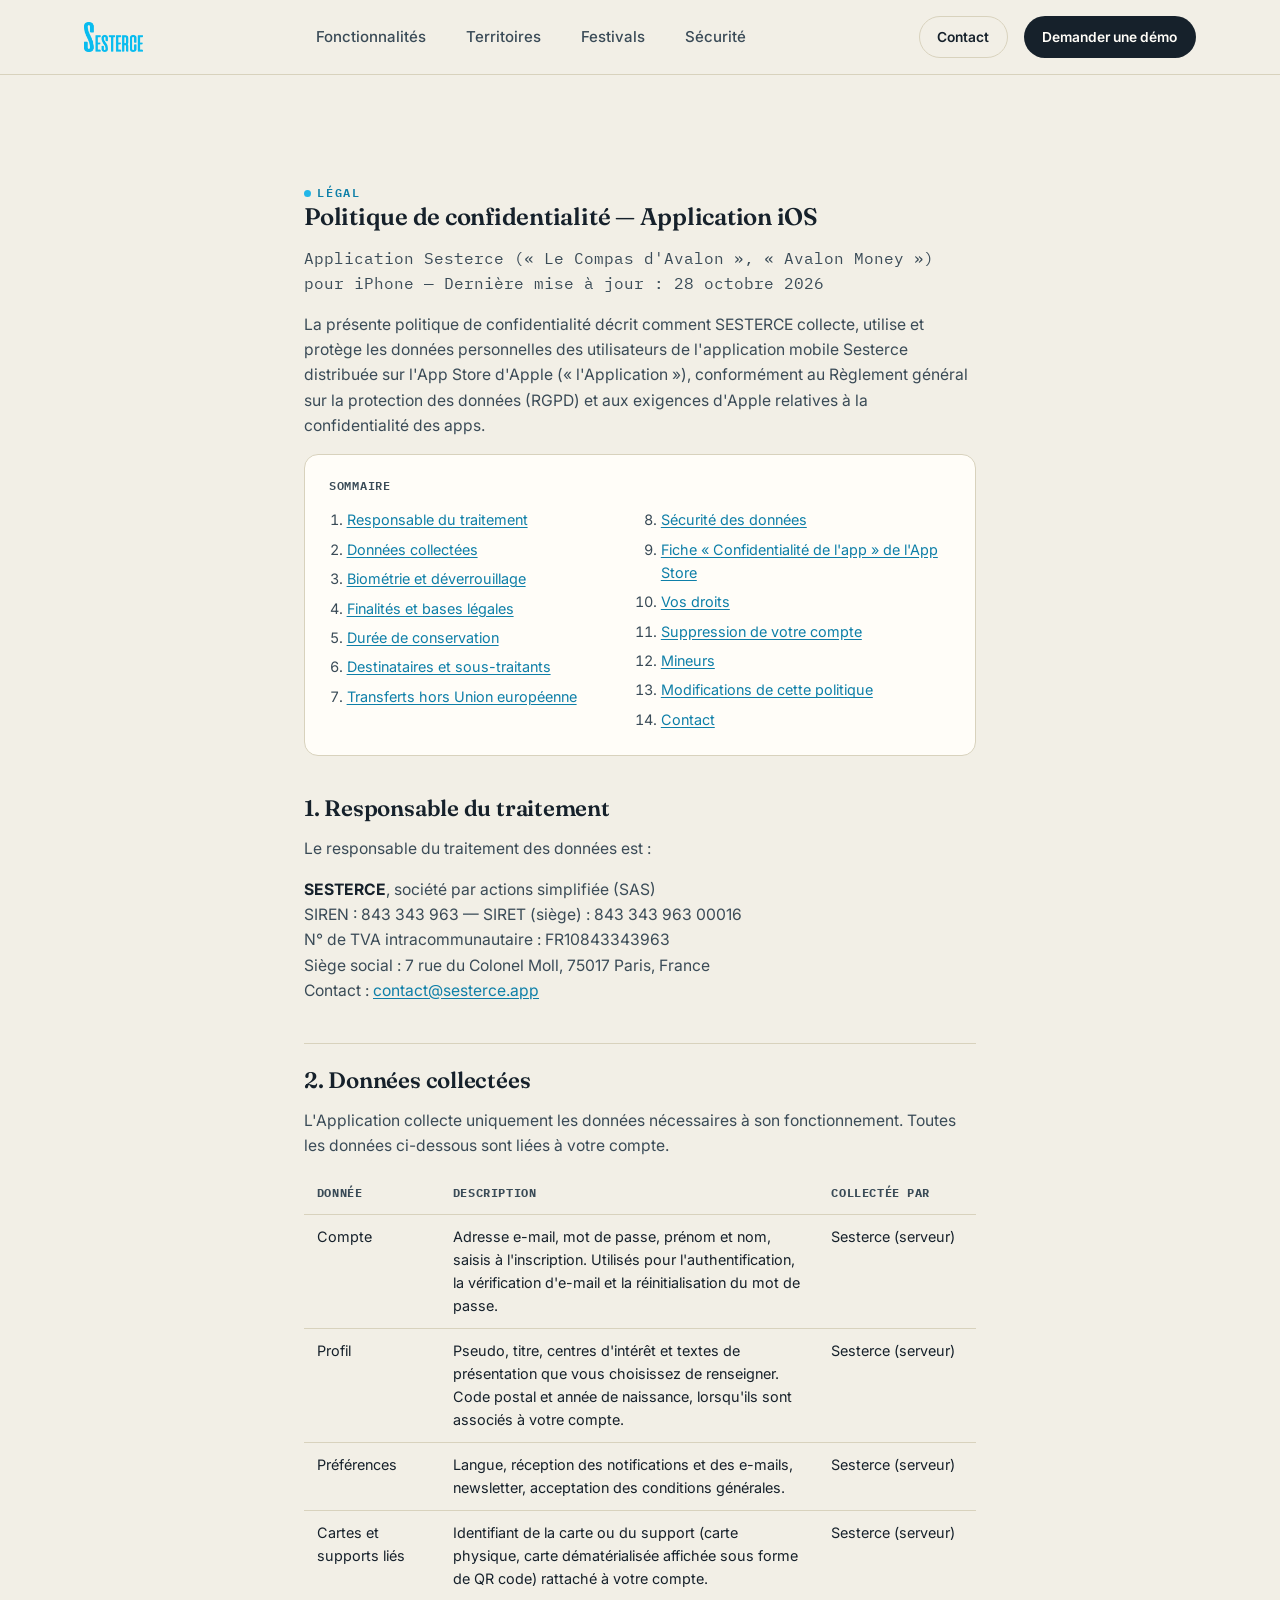
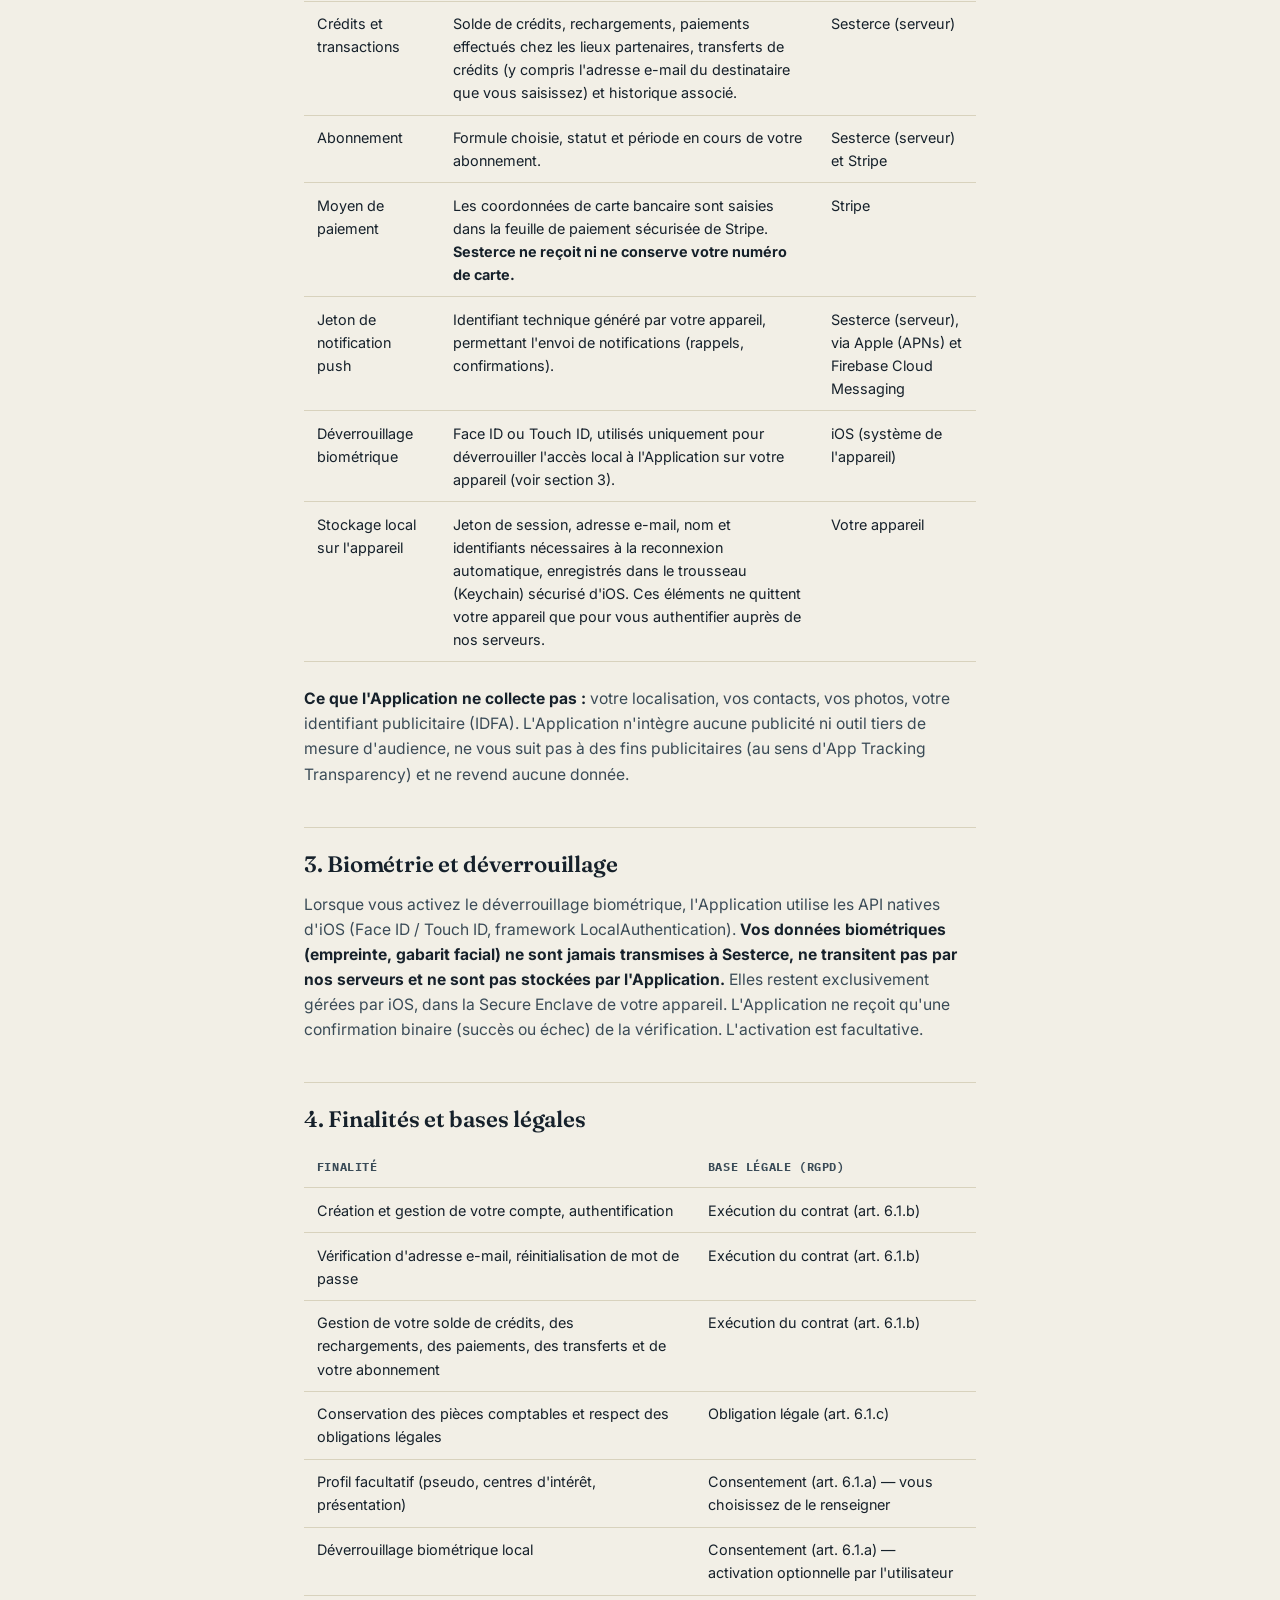
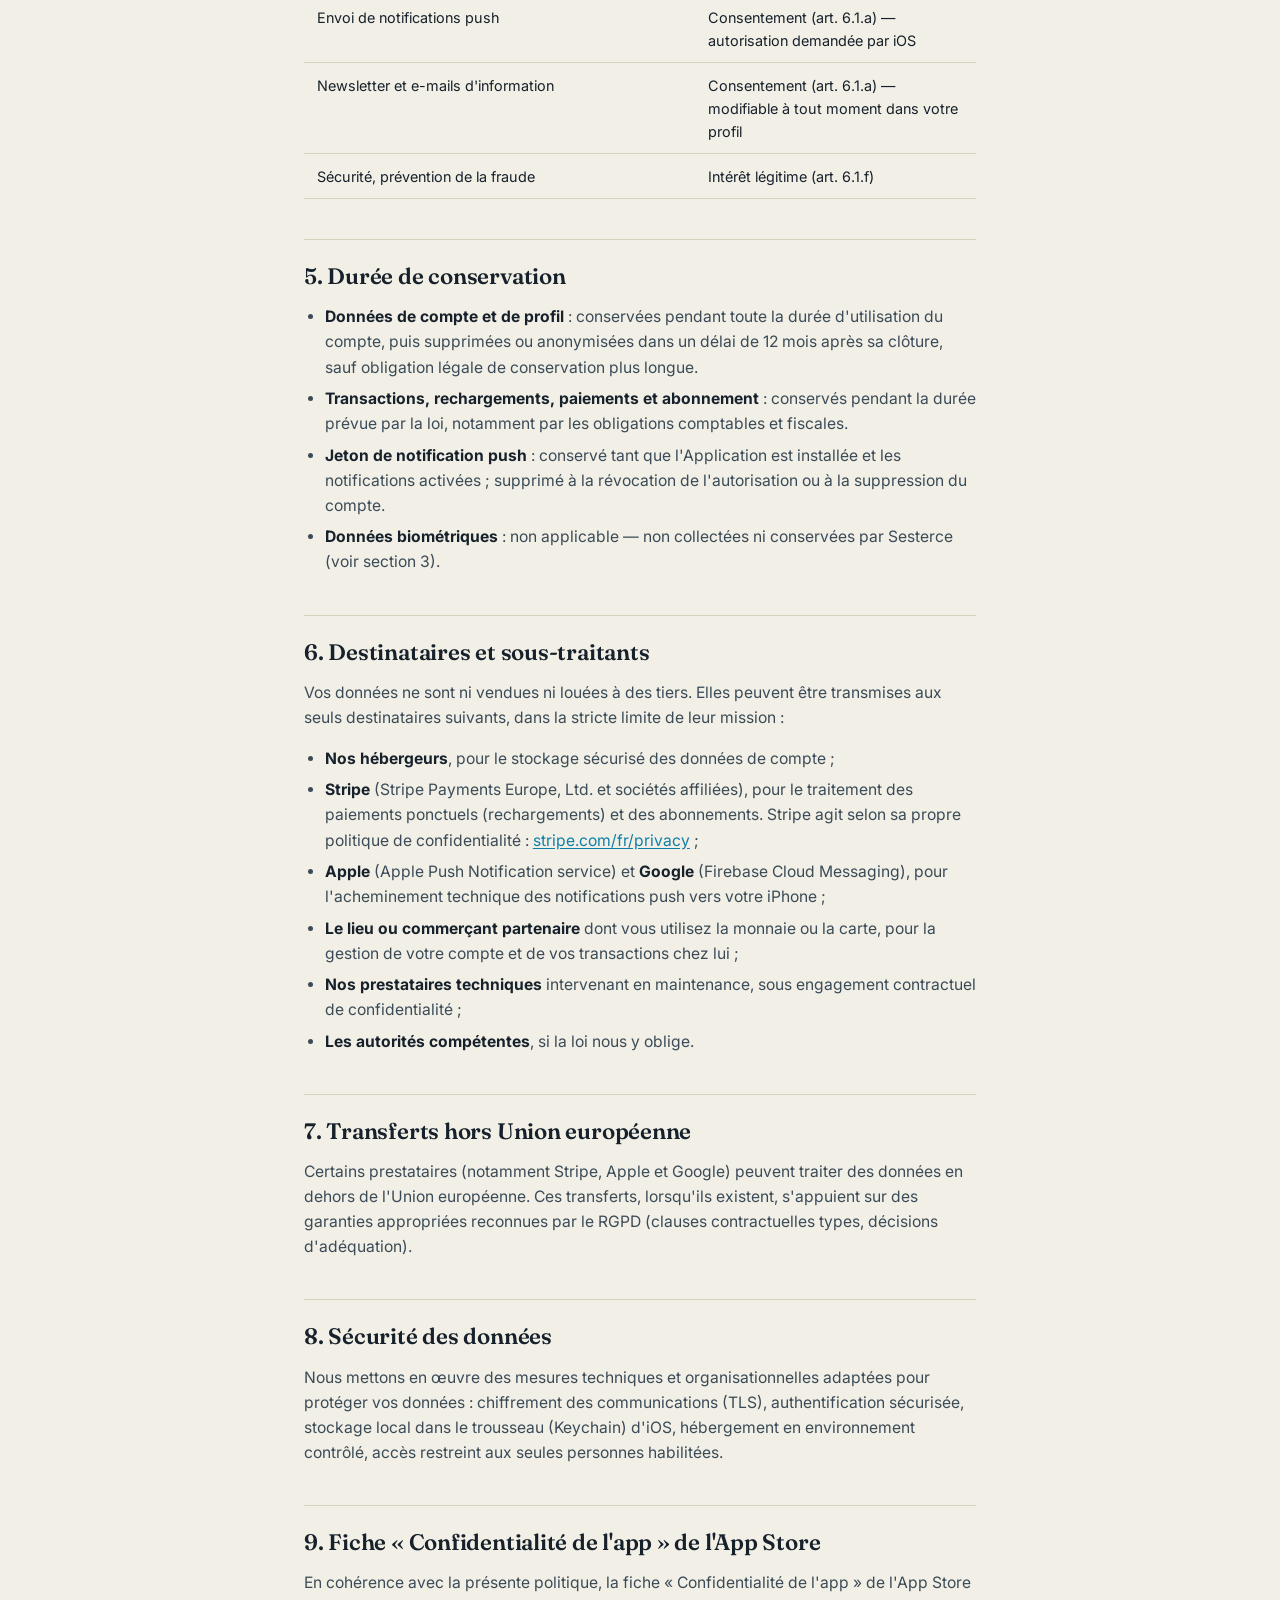
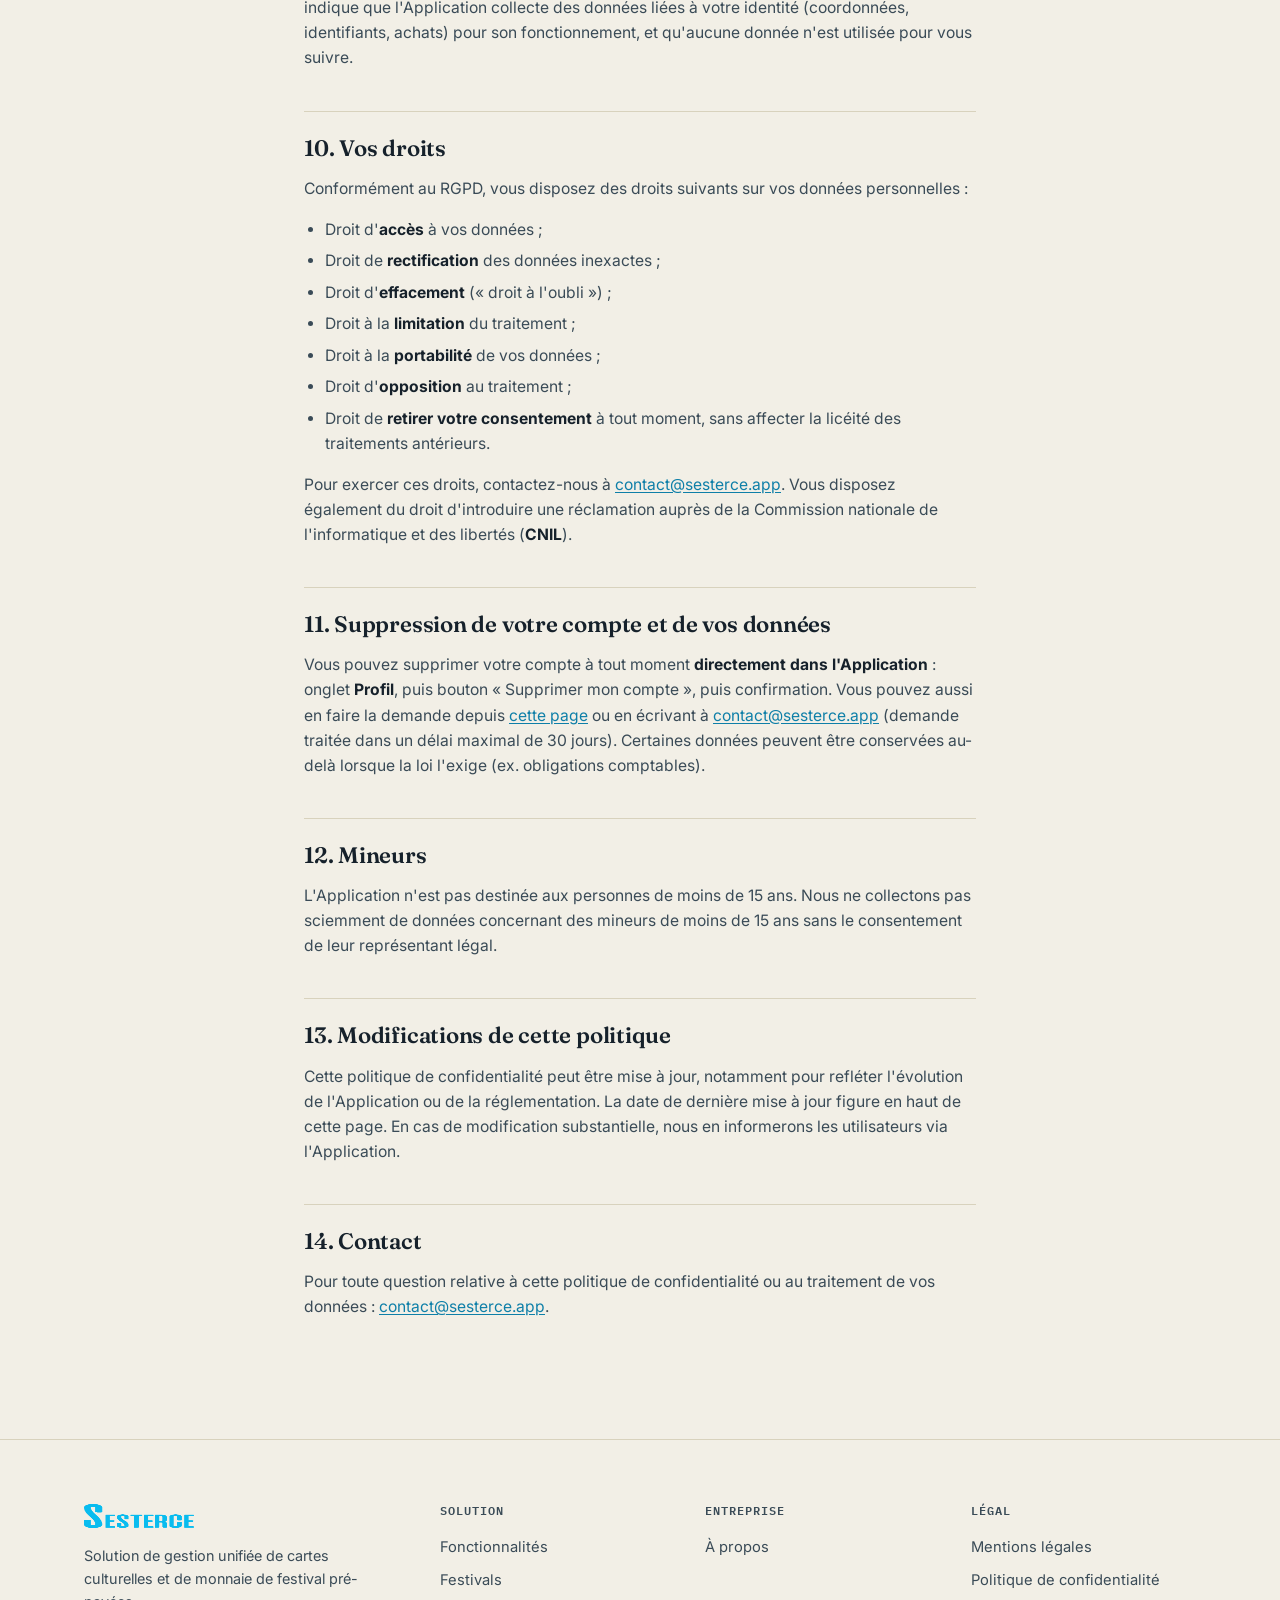
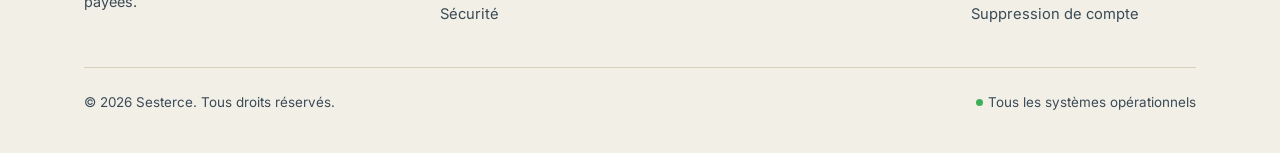
<file: politique-confidentialite-apple.html>
<!doctype html>
<html lang="fr">
<head>
<meta charset="utf-8">
<meta name="viewport" content="width=device-width, initial-scale=1">
<title>Politique de confidentialité — Application iOS Sesterce</title>
<meta name="description" content="Politique de confidentialité de l'application iOS Sesterce (Le Compas d'Avalon) pour l'App Store : données collectées, finalités, sous-traitants (Stripe, Apple, Firebase), durées de conservation, suppression de compte et droits RGPD.">
<link rel="canonical" href="https://www.sesterce.biz/politique-confidentialite-apple.html">
<meta name="robots" content="noindex, follow">

<meta property="og:type" content="website">
<meta property="og:site_name" content="Sesterce">
<meta property="og:title" content="Politique de confidentialité — Application iOS Sesterce">
<meta property="og:description" content="Politique de confidentialité de l'application iOS Sesterce (Le Compas d'Avalon) pour l'App Store : données collectées, finalités, sous-traitants (Stripe, Apple, Firebase), durées de conservation, suppression de compte et droits RGPD.">
<meta property="og:url" content="https://www.sesterce.biz/politique-confidentialite-apple.html">
<meta property="og:locale" content="fr_FR">

<link rel="icon" href="assets/logo-sesterce.png" type="image/png">
<link rel="stylesheet" href="styles.css">
<link rel="preconnect" href="https://fonts.googleapis.com">
<link rel="preconnect" href="https://fonts.gstatic.com" crossorigin>
<link href="https://fonts.googleapis.com/css2?family=Fraunces:opsz,wght@9..144,500;9..144,600;9..144,700&family=Inter:wght@400;500;600;700&family=IBM+Plex+Mono:wght@400;500;600&display=swap" rel="stylesheet">
</head>
<body>

<a class="visually-hidden" href="#main">Aller au contenu</a>

<header class="site-header">
  <nav class="nav container" aria-label="Navigation principale">
    <a class="nav__brand" href="index.html" aria-label="Sesterce — accueil">
      <img src="assets/logo-sesterce.png" alt="Sesterce" width="130" height="30">
    </a>
    <ul class="nav__links">
      <li><a href="index.html#fonctionnalites">Fonctionnalités</a></li>
      <li><a href="index.html#territoires">Territoires</a></li>
      <li><a href="index.html#festivals">Festivals</a></li>
      <li><a href="index.html#securite">Sécurité</a></li>
    </ul>
    <div class="nav__actions">
      <a class="btn btn--ghost btn--sm" href="mailto:contact@sesterce.app">Contact</a>
      <a class="btn btn--primary btn--sm" href="index.html#demo">Demander une démo</a>
      <button class="nav__toggle" aria-expanded="false" aria-controls="mobile-nav" aria-label="Ouvrir le menu">
        <span></span><span></span><span></span>
      </button>
    </div>
  </nav>
</header>

<main id="main">
  <section class="legal-page">
    <div class="container legal-content">
      <span class="eyebrow">Légal</span>
      <h1>Politique de confidentialité — Application iOS</h1>
      <p class="legal-meta">Application Sesterce (« Le Compas d'Avalon », « Avalon Money ») pour iPhone — Dernière mise à jour : 28 octobre 2026</p>

      <p>La présente politique de confidentialité décrit comment SESTERCE collecte, utilise et protège les données personnelles des utilisateurs de l'application mobile Sesterce distribuée sur l'App Store d'Apple (« l'Application »), conformément au Règlement général sur la protection des données (RGPD) et aux exigences d'Apple relatives à la confidentialité des apps.</p>

      <nav class="legal-toc" aria-label="Sommaire">
        <h2>Sommaire</h2>
        <ol>
          <li><a href="#responsable">Responsable du traitement</a></li>
          <li><a href="#donnees">Données collectées</a></li>
          <li><a href="#biometrie">Biométrie et déverrouillage</a></li>
          <li><a href="#finalites">Finalités et bases légales</a></li>
          <li><a href="#conservation">Durée de conservation</a></li>
          <li><a href="#destinataires">Destinataires et sous-traitants</a></li>
          <li><a href="#transferts">Transferts hors Union européenne</a></li>
          <li><a href="#securite">Sécurité des données</a></li>
          <li><a href="#appstore">Fiche « Confidentialité de l'app » de l'App Store</a></li>
          <li><a href="#droits">Vos droits</a></li>
          <li><a href="#suppression">Suppression de votre compte</a></li>
          <li><a href="#mineurs">Mineurs</a></li>
          <li><a href="#modifications">Modifications de cette politique</a></li>
          <li><a href="#contact">Contact</a></li>
        </ol>
      </nav>

      <h2 id="responsable">1. Responsable du traitement</h2>
      <p>Le responsable du traitement des données est&nbsp;:</p>
      <p>
        <strong>SESTERCE</strong>, société par actions simplifiée (SAS)<br>
        SIREN&nbsp;: 843 343 963 — SIRET (siège)&nbsp;: 843 343 963 00016<br>
        N° de TVA intracommunautaire&nbsp;: FR10843343963<br>
        Siège social&nbsp;: 7 rue du Colonel Moll, 75017 Paris, France<br>
        Contact&nbsp;: <a href="mailto:contact@sesterce.app">contact@sesterce.app</a>
      </p>

      <h2 id="donnees">2. Données collectées</h2>
      <p>L'Application collecte uniquement les données nécessaires à son fonctionnement. Toutes les données ci-dessous sont liées à votre compte.</p>
      <table class="legal-table">
        <thead>
          <tr><th>Donnée</th><th>Description</th><th>Collectée par</th></tr>
        </thead>
        <tbody>
          <tr>
            <td>Compte</td>
            <td>Adresse e-mail, mot de passe, prénom et nom, saisis à l'inscription. Utilisés pour l'authentification, la vérification d'e-mail et la réinitialisation du mot de passe.</td>
            <td>Sesterce (serveur)</td>
          </tr>
          <tr>
            <td>Profil</td>
            <td>Pseudo, titre, centres d'intérêt et textes de présentation que vous choisissez de renseigner. Code postal et année de naissance, lorsqu'ils sont associés à votre compte.</td>
            <td>Sesterce (serveur)</td>
          </tr>
          <tr>
            <td>Préférences</td>
            <td>Langue, réception des notifications et des e-mails, newsletter, acceptation des conditions générales.</td>
            <td>Sesterce (serveur)</td>
          </tr>
          <tr>
            <td>Cartes et supports liés</td>
            <td>Identifiant de la carte ou du support (carte physique, carte dématérialisée affichée sous forme de QR code) rattaché à votre compte.</td>
            <td>Sesterce (serveur)</td>
          </tr>
          <tr>
            <td>Crédits et transactions</td>
            <td>Solde de crédits, rechargements, paiements effectués chez les lieux partenaires, transferts de crédits (y compris l'adresse e-mail du destinataire que vous saisissez) et historique associé.</td>
            <td>Sesterce (serveur)</td>
          </tr>
          <tr>
            <td>Abonnement</td>
            <td>Formule choisie, statut et période en cours de votre abonnement.</td>
            <td>Sesterce (serveur) et Stripe</td>
          </tr>
          <tr>
            <td>Moyen de paiement</td>
            <td>Les coordonnées de carte bancaire sont saisies dans la feuille de paiement sécurisée de Stripe. <strong>Sesterce ne reçoit ni ne conserve votre numéro de carte.</strong></td>
            <td>Stripe</td>
          </tr>
          <tr>
            <td>Jeton de notification push</td>
            <td>Identifiant technique généré par votre appareil, permettant l'envoi de notifications (rappels, confirmations).</td>
            <td>Sesterce (serveur), via Apple (APNs) et Firebase Cloud Messaging</td>
          </tr>
          <tr>
            <td>Déverrouillage biométrique</td>
            <td>Face&nbsp;ID ou Touch&nbsp;ID, utilisés uniquement pour déverrouiller l'accès local à l'Application sur votre appareil (voir section 3).</td>
            <td>iOS (système de l'appareil)</td>
          </tr>
          <tr>
            <td>Stockage local sur l'appareil</td>
            <td>Jeton de session, adresse e-mail, nom et identifiants nécessaires à la reconnexion automatique, enregistrés dans le trousseau (Keychain) sécurisé d'iOS. Ces éléments ne quittent votre appareil que pour vous authentifier auprès de nos serveurs.</td>
            <td>Votre appareil</td>
          </tr>
        </tbody>
      </table>
      <p><strong>Ce que l'Application ne collecte pas&nbsp;:</strong> votre localisation, vos contacts, vos photos, votre identifiant publicitaire (IDFA). L'Application n'intègre aucune publicité ni outil tiers de mesure d'audience, ne vous suit pas à des fins publicitaires (au sens d'App Tracking Transparency) et ne revend aucune donnée.</p>

      <h2 id="biometrie">3. Biométrie et déverrouillage</h2>
      <p>Lorsque vous activez le déverrouillage biométrique, l'Application utilise les API natives d'iOS (Face&nbsp;ID / Touch&nbsp;ID, framework LocalAuthentication). <strong>Vos données biométriques (empreinte, gabarit facial) ne sont jamais transmises à Sesterce, ne transitent pas par nos serveurs et ne sont pas stockées par l'Application.</strong> Elles restent exclusivement gérées par iOS, dans la Secure Enclave de votre appareil. L'Application ne reçoit qu'une confirmation binaire (succès ou échec) de la vérification. L'activation est facultative.</p>

      <h2 id="finalites">4. Finalités et bases légales</h2>
      <table class="legal-table">
        <thead>
          <tr><th>Finalité</th><th>Base légale (RGPD)</th></tr>
        </thead>
        <tbody>
          <tr><td>Création et gestion de votre compte, authentification</td><td>Exécution du contrat (art. 6.1.b)</td></tr>
          <tr><td>Vérification d'adresse e-mail, réinitialisation de mot de passe</td><td>Exécution du contrat (art. 6.1.b)</td></tr>
          <tr><td>Gestion de votre solde de crédits, des rechargements, des paiements, des transferts et de votre abonnement</td><td>Exécution du contrat (art. 6.1.b)</td></tr>
          <tr><td>Conservation des pièces comptables et respect des obligations légales</td><td>Obligation légale (art. 6.1.c)</td></tr>
          <tr><td>Profil facultatif (pseudo, centres d'intérêt, présentation)</td><td>Consentement (art. 6.1.a) — vous choisissez de le renseigner</td></tr>
          <tr><td>Déverrouillage biométrique local</td><td>Consentement (art. 6.1.a) — activation optionnelle par l'utilisateur</td></tr>
          <tr><td>Envoi de notifications push</td><td>Consentement (art. 6.1.a) — autorisation demandée par iOS</td></tr>
          <tr><td>Newsletter et e-mails d'information</td><td>Consentement (art. 6.1.a) — modifiable à tout moment dans votre profil</td></tr>
          <tr><td>Sécurité, prévention de la fraude</td><td>Intérêt légitime (art. 6.1.f)</td></tr>
        </tbody>
      </table>

      <h2 id="conservation">5. Durée de conservation</h2>
      <ul>
        <li><strong>Données de compte et de profil</strong> : conservées pendant toute la durée d'utilisation du compte, puis supprimées ou anonymisées dans un délai de 12 mois après sa clôture, sauf obligation légale de conservation plus longue.</li>
        <li><strong>Transactions, rechargements, paiements et abonnement</strong> : conservés pendant la durée prévue par la loi, notamment par les obligations comptables et fiscales.</li>
        <li><strong>Jeton de notification push</strong> : conservé tant que l'Application est installée et les notifications activées ; supprimé à la révocation de l'autorisation ou à la suppression du compte.</li>
        <li><strong>Données biométriques</strong> : non applicable — non collectées ni conservées par Sesterce (voir section 3).</li>
      </ul>

      <h2 id="destinataires">6. Destinataires et sous-traitants</h2>
      <p>Vos données ne sont ni vendues ni louées à des tiers. Elles peuvent être transmises aux seuls destinataires suivants, dans la stricte limite de leur mission&nbsp;:</p>
      <ul>
        <li><strong>Nos hébergeurs</strong>, pour le stockage sécurisé des données de compte ;</li>
        <li><strong>Stripe</strong> (Stripe Payments Europe, Ltd. et sociétés affiliées), pour le traitement des paiements ponctuels (rechargements) et des abonnements. Stripe agit selon sa propre politique de confidentialité&nbsp;: <a href="https://stripe.com/fr/privacy" rel="noopener">stripe.com/fr/privacy</a> ;</li>
        <li><strong>Apple</strong> (Apple Push Notification service) et <strong>Google</strong> (Firebase Cloud Messaging), pour l'acheminement technique des notifications push vers votre iPhone ;</li>
        <li><strong>Le lieu ou commerçant partenaire</strong> dont vous utilisez la monnaie ou la carte, pour la gestion de votre compte et de vos transactions chez lui ;</li>
        <li><strong>Nos prestataires techniques</strong> intervenant en maintenance, sous engagement contractuel de confidentialité ;</li>
        <li><strong>Les autorités compétentes</strong>, si la loi nous y oblige.</li>
      </ul>

      <h2 id="transferts">7. Transferts hors Union européenne</h2>
      <p>Certains prestataires (notamment Stripe, Apple et Google) peuvent traiter des données en dehors de l'Union européenne. Ces transferts, lorsqu'ils existent, s'appuient sur des garanties appropriées reconnues par le RGPD (clauses contractuelles types, décisions d'adéquation).</p>

      <h2 id="securite">8. Sécurité des données</h2>
      <p>Nous mettons en œuvre des mesures techniques et organisationnelles adaptées pour protéger vos données&nbsp;: chiffrement des communications (TLS), authentification sécurisée, stockage local dans le trousseau (Keychain) d'iOS, hébergement en environnement contrôlé, accès restreint aux seules personnes habilitées.</p>

      <h2 id="appstore">9. Fiche « Confidentialité de l'app » de l'App Store</h2>
      <p>En cohérence avec la présente politique, la fiche « Confidentialité de l'app » de l'App Store indique que l'Application collecte des données liées à votre identité (coordonnées, identifiants, achats) pour son fonctionnement, et qu'aucune donnée n'est utilisée pour vous suivre.</p>

      <h2 id="droits">10. Vos droits</h2>
      <p>Conformément au RGPD, vous disposez des droits suivants sur vos données personnelles&nbsp;:</p>
      <ul>
        <li>Droit d'<strong>accès</strong> à vos données&nbsp;;</li>
        <li>Droit de <strong>rectification</strong> des données inexactes&nbsp;;</li>
        <li>Droit d'<strong>effacement</strong> (« droit à l'oubli »)&nbsp;;</li>
        <li>Droit à la <strong>limitation</strong> du traitement&nbsp;;</li>
        <li>Droit à la <strong>portabilité</strong> de vos données&nbsp;;</li>
        <li>Droit d'<strong>opposition</strong> au traitement&nbsp;;</li>
        <li>Droit de <strong>retirer votre consentement</strong> à tout moment, sans affecter la licéité des traitements antérieurs.</li>
      </ul>
      <p>Pour exercer ces droits, contactez-nous à <a href="mailto:contact@sesterce.app">contact@sesterce.app</a>. Vous disposez également du droit d'introduire une réclamation auprès de la Commission nationale de l'informatique et des libertés (<strong>CNIL</strong>).</p>

      <h2 id="suppression">11. Suppression de votre compte et de vos données</h2>
      <p>Vous pouvez supprimer votre compte à tout moment <strong>directement dans l'Application</strong>&nbsp;: onglet <strong>Profil</strong>, puis bouton «&nbsp;Supprimer mon compte&nbsp;», puis confirmation. Vous pouvez aussi en faire la demande depuis <a href="suppression-compte.html">cette page</a> ou en écrivant à <a href="mailto:contact@sesterce.app">contact@sesterce.app</a> (demande traitée dans un délai maximal de 30 jours). Certaines données peuvent être conservées au-delà lorsque la loi l'exige (ex. obligations comptables).</p>

      <h2 id="mineurs">12. Mineurs</h2>
      <p>L'Application n'est pas destinée aux personnes de moins de 15 ans. Nous ne collectons pas sciemment de données concernant des mineurs de moins de 15 ans sans le consentement de leur représentant légal.</p>

      <h2 id="modifications">13. Modifications de cette politique</h2>
      <p>Cette politique de confidentialité peut être mise à jour, notamment pour refléter l'évolution de l'Application ou de la réglementation. La date de dernière mise à jour figure en haut de cette page. En cas de modification substantielle, nous en informerons les utilisateurs via l'Application.</p>

      <h2 id="contact">14. Contact</h2>
      <p>Pour toute question relative à cette politique de confidentialité ou au traitement de vos données&nbsp;: <a href="mailto:contact@sesterce.app">contact@sesterce.app</a>.</p>

        </div>
  </section>
</main>

<footer class="site-footer">
  <div class="container">
    <div class="footer-grid">
      <div class="footer-brand">
        <img src="assets/logo-sesterce.png" alt="Sesterce" width="110" height="26">
        <p>Solution de gestion unifiée de cartes culturelles et de monnaie de festival pré-payées.</p>
      </div>
      <div class="footer-col">
        <h4>Solution</h4>
        <ul>
          <li><a href="index.html#fonctionnalites">Fonctionnalités</a></li>
          <li><a href="index.html#festivals">Festivals</a></li>
          <li><a href="index.html#securite">Sécurité</a></li>
        </ul>
      </div>
      <div class="footer-col">
        <h4>Entreprise</h4>
        <ul>
          <li><a href="index.html#top">À propos</a></li>
        </ul>
      </div>
      <div class="footer-col">
        <h4>Légal</h4>
        <ul>
          <li><a href="index.html#top">Mentions légales</a></li>
          <li><a href="politique-confidentialite.html">Politique de confidentialité</a></li>
          <li><a href="suppression-compte.html">Suppression de compte</a></li>
        </ul>
      </div>
    </div>
    <div class="footer-bottom">
      <span>© 2026 Sesterce. Tous droits réservés.</span>
      <span class="status-dot">Tous les systèmes opérationnels</span>
    </div>
  </div>
</footer>

<script src="script.js"></script>
</body>
</html>
</file>
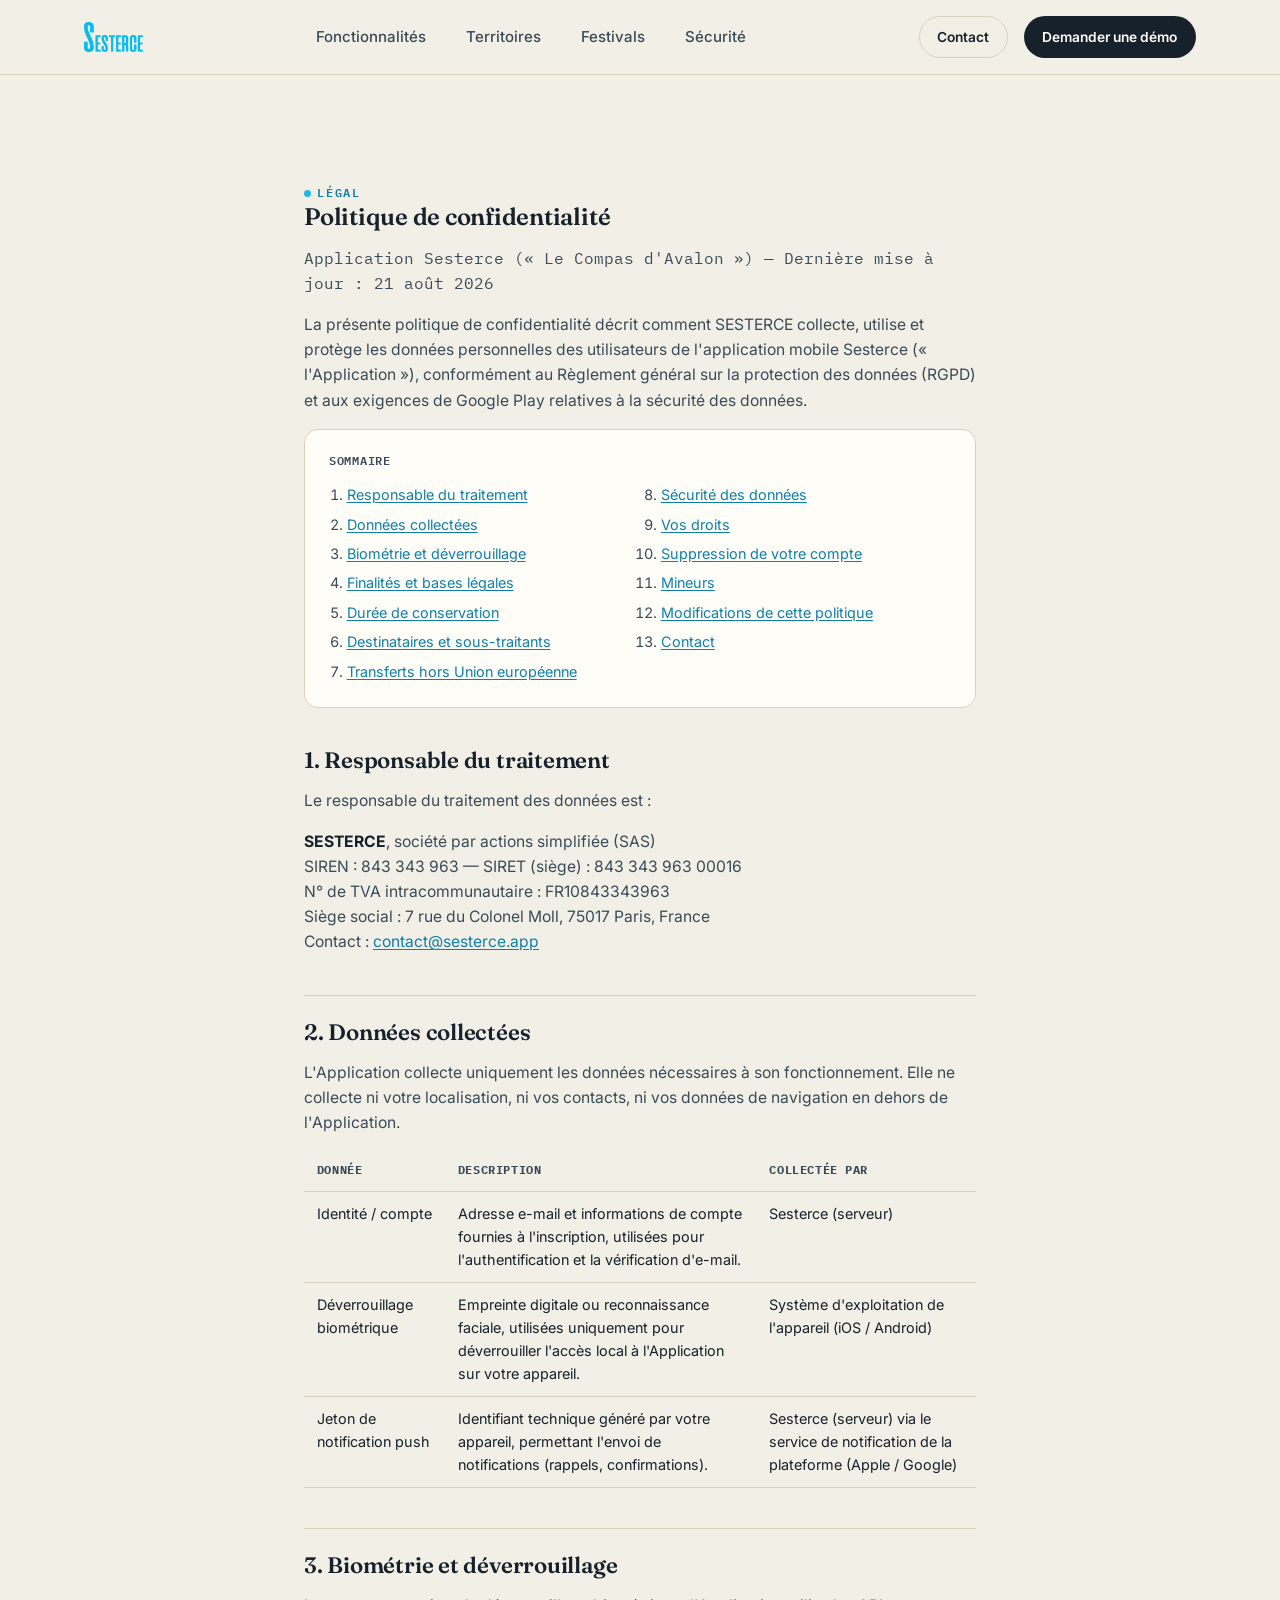
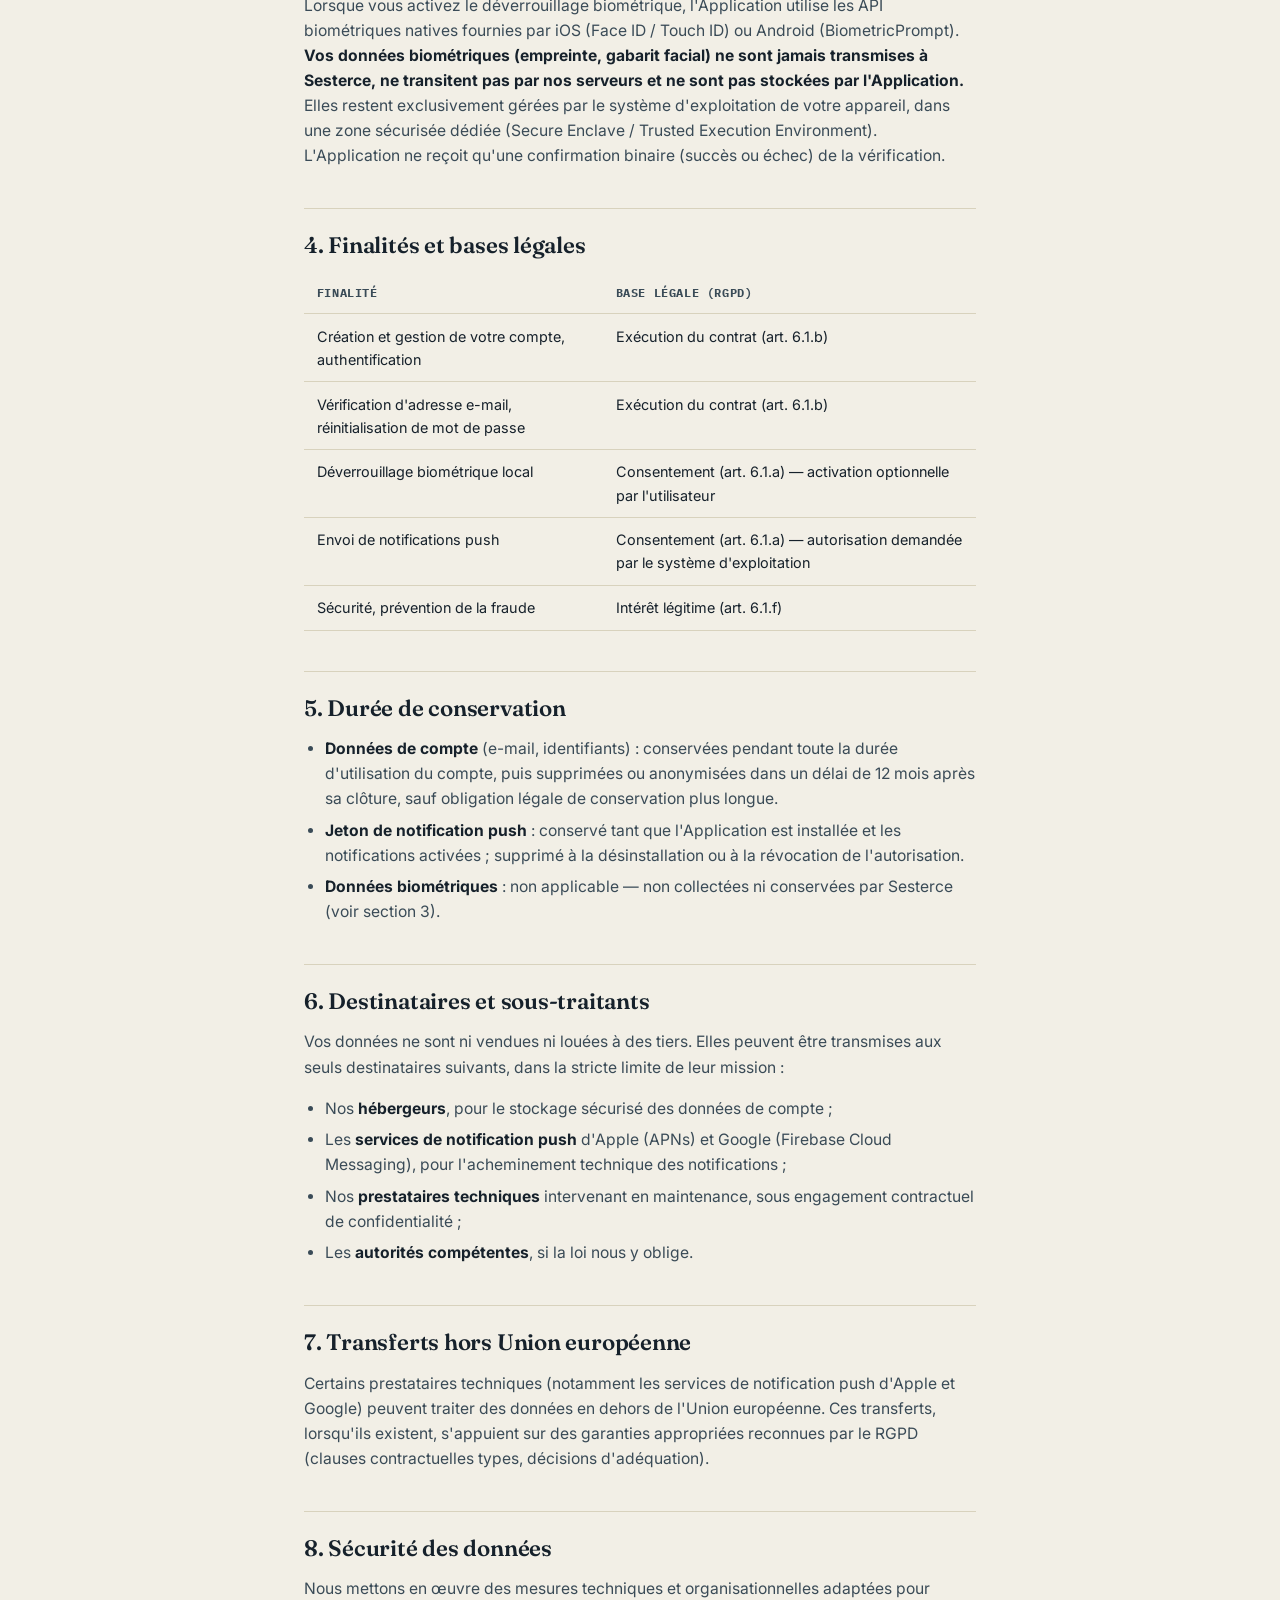
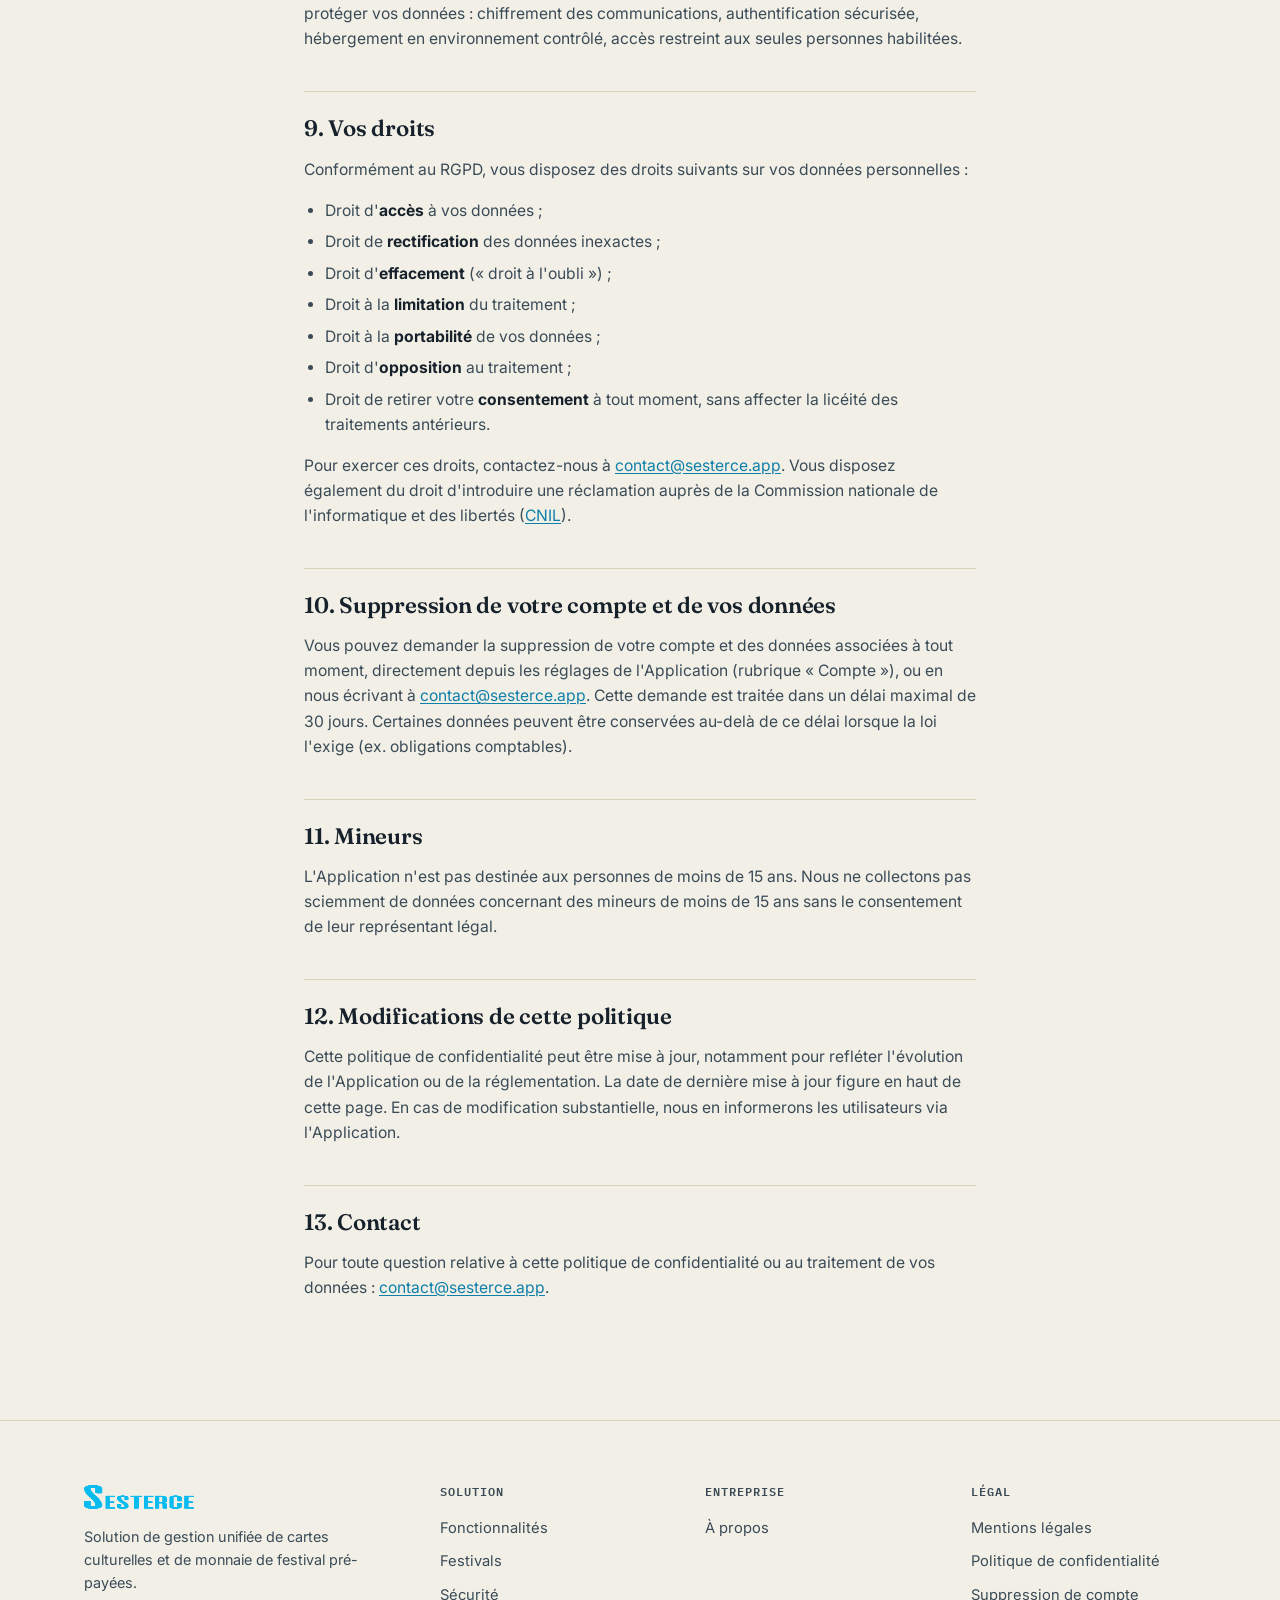
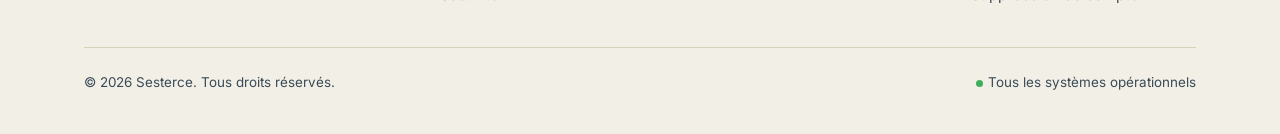
<file: politique-confidentialite.html>
<!doctype html>
<html lang="fr">
<head>
<meta charset="utf-8">
<meta name="viewport" content="width=device-width, initial-scale=1">
<title>Politique de confidentialité — Sesterce</title>
<meta name="description" content="Politique de confidentialité de l'application Sesterce (Le Compas d'Avalon) : données collectées, finalités, durées de conservation et droits RGPD.">
<link rel="canonical" href="https://www.sesterce.biz/politique-confidentialite.html">
<meta name="robots" content="index, follow">

<meta property="og:type" content="website">
<meta property="og:site_name" content="Sesterce">
<meta property="og:title" content="Politique de confidentialité — Sesterce">
<meta property="og:description" content="Données collectées par l'application Sesterce, finalités, durées de conservation et droits RGPD.">
<meta property="og:url" content="https://www.sesterce.biz/politique-confidentialite.html">
<meta property="og:locale" content="fr_FR">

<link rel="icon" href="assets/logo-sesterce.png" type="image/png">
<link rel="stylesheet" href="styles.css">
<link rel="preconnect" href="https://fonts.googleapis.com">
<link rel="preconnect" href="https://fonts.gstatic.com" crossorigin>
<link href="https://fonts.googleapis.com/css2?family=Fraunces:opsz,wght@9..144,500;9..144,600;9..144,700&family=Inter:wght@400;500;600;700&family=IBM+Plex+Mono:wght@400;500;600&display=swap" rel="stylesheet">
</head>
<body>

<a class="visually-hidden" href="#main">Aller au contenu</a>

<header class="site-header">
  <nav class="nav container" aria-label="Navigation principale">
    <a class="nav__brand" href="index.html" aria-label="Sesterce — accueil">
      <img src="assets/logo-sesterce.png" alt="Sesterce" width="130" height="30">
    </a>
    <ul class="nav__links">
      <li><a href="index.html#fonctionnalites">Fonctionnalités</a></li>
      <li><a href="index.html#territoires">Territoires</a></li>
      <li><a href="index.html#festivals">Festivals</a></li>
      <li><a href="index.html#securite">Sécurité</a></li>
    </ul>
    <div class="nav__actions">
      <a class="btn btn--ghost btn--sm" href="mailto:contact@sesterce.app">Contact</a>
      <a class="btn btn--primary btn--sm" href="index.html#demo">Demander une démo</a>
      <button class="nav__toggle" aria-expanded="false" aria-controls="mobile-nav" aria-label="Ouvrir le menu">
        <span></span><span></span><span></span>
      </button>
    </div>
  </nav>
</header>

<main id="main">
  <section class="legal-page">
    <div class="container legal-content">

      <span class="eyebrow">Légal</span>
      <h1>Politique de confidentialité</h1>
      <p class="legal-meta">Application Sesterce (« Le Compas d'Avalon ») — Dernière mise à jour : 21 août 2026</p>

      <p>La présente politique de confidentialité décrit comment SESTERCE collecte, utilise et protège les données personnelles des utilisateurs de l'application mobile Sesterce (« l'Application »), conformément au Règlement général sur la protection des données (RGPD) et aux exigences de Google Play relatives à la sécurité des données.</p>

      <nav class="legal-toc" aria-label="Sommaire">
        <h2>Sommaire</h2>
        <ol>
          <li><a href="#responsable">Responsable du traitement</a></li>
          <li><a href="#donnees">Données collectées</a></li>
          <li><a href="#biometrie">Biométrie et déverrouillage</a></li>
          <li><a href="#finalites">Finalités et bases légales</a></li>
          <li><a href="#conservation">Durée de conservation</a></li>
          <li><a href="#destinataires">Destinataires et sous-traitants</a></li>
          <li><a href="#transferts">Transferts hors Union européenne</a></li>
          <li><a href="#securite">Sécurité des données</a></li>
          <li><a href="#droits">Vos droits</a></li>
          <li><a href="#suppression">Suppression de votre compte</a></li>
          <li><a href="#mineurs">Mineurs</a></li>
          <li><a href="#modifications">Modifications de cette politique</a></li>
          <li><a href="#contact">Contact</a></li>
        </ol>
      </nav>

      <h2 id="responsable">1. Responsable du traitement</h2>
      <p>Le responsable du traitement des données est&nbsp;:</p>
      <p>
        <strong>SESTERCE</strong>, société par actions simplifiée (SAS)<br>
        SIREN&nbsp;: 843 343 963 — SIRET (siège)&nbsp;: 843 343 963 00016<br>
        N° de TVA intracommunautaire&nbsp;: FR10843343963<br>
        Siège social&nbsp;: 7 rue du Colonel Moll, 75017 Paris, France<br>
        Contact&nbsp;: <a href="mailto:contact@sesterce.app">contact@sesterce.app</a>
      </p>

      <h2 id="donnees">2. Données collectées</h2>
      <p>L'Application collecte uniquement les données nécessaires à son fonctionnement. Elle ne collecte ni votre localisation, ni vos contacts, ni vos données de navigation en dehors de l'Application.</p>
      <table class="legal-table">
        <thead>
          <tr><th>Donnée</th><th>Description</th><th>Collectée par</th></tr>
        </thead>
        <tbody>
          <tr>
            <td>Identité / compte</td>
            <td>Adresse e-mail et informations de compte fournies à l'inscription, utilisées pour l'authentification et la vérification d'e-mail.</td>
            <td>Sesterce (serveur)</td>
          </tr>
          <tr>
            <td>Déverrouillage biométrique</td>
            <td>Empreinte digitale ou reconnaissance faciale, utilisées uniquement pour déverrouiller l'accès local à l'Application sur votre appareil.</td>
            <td>Système d'exploitation de l'appareil (iOS / Android)</td>
          </tr>
          <tr>
            <td>Jeton de notification push</td>
            <td>Identifiant technique généré par votre appareil, permettant l'envoi de notifications (rappels, confirmations).</td>
            <td>Sesterce (serveur) via le service de notification de la plateforme (Apple / Google)</td>
          </tr>
        </tbody>
      </table>

      <h2 id="biometrie">3. Biométrie et déverrouillage</h2>
      <p>Lorsque vous activez le déverrouillage biométrique, l'Application utilise les API biométriques natives fournies par iOS (Face&nbsp;ID / Touch&nbsp;ID) ou Android (BiometricPrompt). <strong>Vos données biométriques (empreinte, gabarit facial) ne sont jamais transmises à Sesterce, ne transitent pas par nos serveurs et ne sont pas stockées par l'Application.</strong> Elles restent exclusivement gérées par le système d'exploitation de votre appareil, dans une zone sécurisée dédiée (Secure Enclave / Trusted Execution Environment). L'Application ne reçoit qu'une confirmation binaire (succès ou échec) de la vérification.</p>

      <h2 id="finalites">4. Finalités et bases légales</h2>
      <table class="legal-table">
        <thead>
          <tr><th>Finalité</th><th>Base légale (RGPD)</th></tr>
        </thead>
        <tbody>
          <tr><td>Création et gestion de votre compte, authentification</td><td>Exécution du contrat (art. 6.1.b)</td></tr>
          <tr><td>Vérification d'adresse e-mail, réinitialisation de mot de passe</td><td>Exécution du contrat (art. 6.1.b)</td></tr>
          <tr><td>Déverrouillage biométrique local</td><td>Consentement (art. 6.1.a) — activation optionnelle par l'utilisateur</td></tr>
          <tr><td>Envoi de notifications push</td><td>Consentement (art. 6.1.a) — autorisation demandée par le système d'exploitation</td></tr>
          <tr><td>Sécurité, prévention de la fraude</td><td>Intérêt légitime (art. 6.1.f)</td></tr>
        </tbody>
      </table>

      <h2 id="conservation">5. Durée de conservation</h2>
      <ul>
        <li><strong>Données de compte</strong> (e-mail, identifiants) : conservées pendant toute la durée d'utilisation du compte, puis supprimées ou anonymisées dans un délai de 12 mois après sa clôture, sauf obligation légale de conservation plus longue.</li>
        <li><strong>Jeton de notification push</strong> : conservé tant que l'Application est installée et les notifications activées ; supprimé à la désinstallation ou à la révocation de l'autorisation.</li>
        <li><strong>Données biométriques</strong> : non applicable — non collectées ni conservées par Sesterce (voir section 3).</li>
      </ul>

      <h2 id="destinataires">6. Destinataires et sous-traitants</h2>
      <p>Vos données ne sont ni vendues ni louées à des tiers. Elles peuvent être transmises aux seuls destinataires suivants, dans la stricte limite de leur mission :</p>
      <ul>
        <li>Nos <strong>hébergeurs</strong>, pour le stockage sécurisé des données de compte ;</li>
        <li>Les <strong>services de notification push</strong> d'Apple (APNs) et Google (Firebase Cloud Messaging), pour l'acheminement technique des notifications ;</li>
        <li>Nos <strong>prestataires techniques</strong> intervenant en maintenance, sous engagement contractuel de confidentialité ;</li>
        <li>Les <strong>autorités compétentes</strong>, si la loi nous y oblige.</li>
      </ul>

      <h2 id="transferts">7. Transferts hors Union européenne</h2>
      <p>Certains prestataires techniques (notamment les services de notification push d'Apple et Google) peuvent traiter des données en dehors de l'Union européenne. Ces transferts, lorsqu'ils existent, s'appuient sur des garanties appropriées reconnues par le RGPD (clauses contractuelles types, décisions d'adéquation).</p>

      <h2 id="securite">8. Sécurité des données</h2>
      <p>Nous mettons en œuvre des mesures techniques et organisationnelles adaptées pour protéger vos données&nbsp;: chiffrement des communications, authentification sécurisée, hébergement en environnement contrôlé, accès restreint aux seules personnes habilitées.</p>

      <h2 id="droits">9. Vos droits</h2>
      <p>Conformément au RGPD, vous disposez des droits suivants sur vos données personnelles&nbsp;:</p>
      <ul>
        <li>Droit d'<strong>accès</strong> à vos données ;</li>
        <li>Droit de <strong>rectification</strong> des données inexactes ;</li>
        <li>Droit d'<strong>effacement</strong> (« droit à l'oubli ») ;</li>
        <li>Droit à la <strong>limitation</strong> du traitement ;</li>
        <li>Droit à la <strong>portabilité</strong> de vos données ;</li>
        <li>Droit d'<strong>opposition</strong> au traitement ;</li>
        <li>Droit de retirer votre <strong>consentement</strong> à tout moment, sans affecter la licéité des traitements antérieurs.</li>
      </ul>
      <p>Pour exercer ces droits, contactez-nous à <a href="mailto:contact@sesterce.app">contact@sesterce.app</a>. Vous disposez également du droit d'introduire une réclamation auprès de la Commission nationale de l'informatique et des libertés (<a href="https://www.cnil.fr" target="_blank" rel="noopener">CNIL</a>).</p>

      <h2 id="suppression">10. Suppression de votre compte et de vos données</h2>
      <p>Vous pouvez demander la suppression de votre compte et des données associées à tout moment, directement depuis les réglages de l'Application (rubrique « Compte »), ou en nous écrivant à <a href="mailto:contact@sesterce.app">contact@sesterce.app</a>. Cette demande est traitée dans un délai maximal de 30 jours. Certaines données peuvent être conservées au-delà de ce délai lorsque la loi l'exige (ex. obligations comptables).</p>

      <h2 id="mineurs">11. Mineurs</h2>
      <p>L'Application n'est pas destinée aux personnes de moins de 15 ans. Nous ne collectons pas sciemment de données concernant des mineurs de moins de 15 ans sans le consentement de leur représentant légal.</p>

      <h2 id="modifications">12. Modifications de cette politique</h2>
      <p>Cette politique de confidentialité peut être mise à jour, notamment pour refléter l'évolution de l'Application ou de la réglementation. La date de dernière mise à jour figure en haut de cette page. En cas de modification substantielle, nous en informerons les utilisateurs via l'Application.</p>

      <h2 id="contact">13. Contact</h2>
      <p>Pour toute question relative à cette politique de confidentialité ou au traitement de vos données&nbsp;: <a href="mailto:contact@sesterce.app">contact@sesterce.app</a>.</p>

    </div>
  </section>
</main>

<footer class="site-footer">
  <div class="container">
    <div class="footer-grid">
      <div class="footer-brand">
        <img src="assets/logo-sesterce.png" alt="Sesterce" width="110" height="26">
        <p>Solution de gestion unifiée de cartes culturelles et de monnaie de festival pré-payées.</p>
      </div>
      <div class="footer-col">
        <h4>Solution</h4>
        <ul>
          <li><a href="index.html#fonctionnalites">Fonctionnalités</a></li>
          <li><a href="index.html#festivals">Festivals</a></li>
          <li><a href="index.html#securite">Sécurité</a></li>
        </ul>
      </div>
      <div class="footer-col">
        <h4>Entreprise</h4>
        <ul>
          <li><a href="index.html#top">À propos</a></li>
        </ul>
      </div>
      <div class="footer-col">
        <h4>Légal</h4>
        <ul>
          <li><a href="index.html#top">Mentions légales</a></li>
          <li><a href="politique-confidentialite.html">Politique de confidentialité</a></li>
          <li><a href="suppression-compte.html">Suppression de compte</a></li>
        </ul>
      </div>
    </div>
    <div class="footer-bottom">
      <span>© 2026 Sesterce. Tous droits réservés.</span>
      <span class="status-dot">Tous les systèmes opérationnels</span>
    </div>
  </div>
</footer>

<script src="script.js"></script>
</body>
</html>
</file>
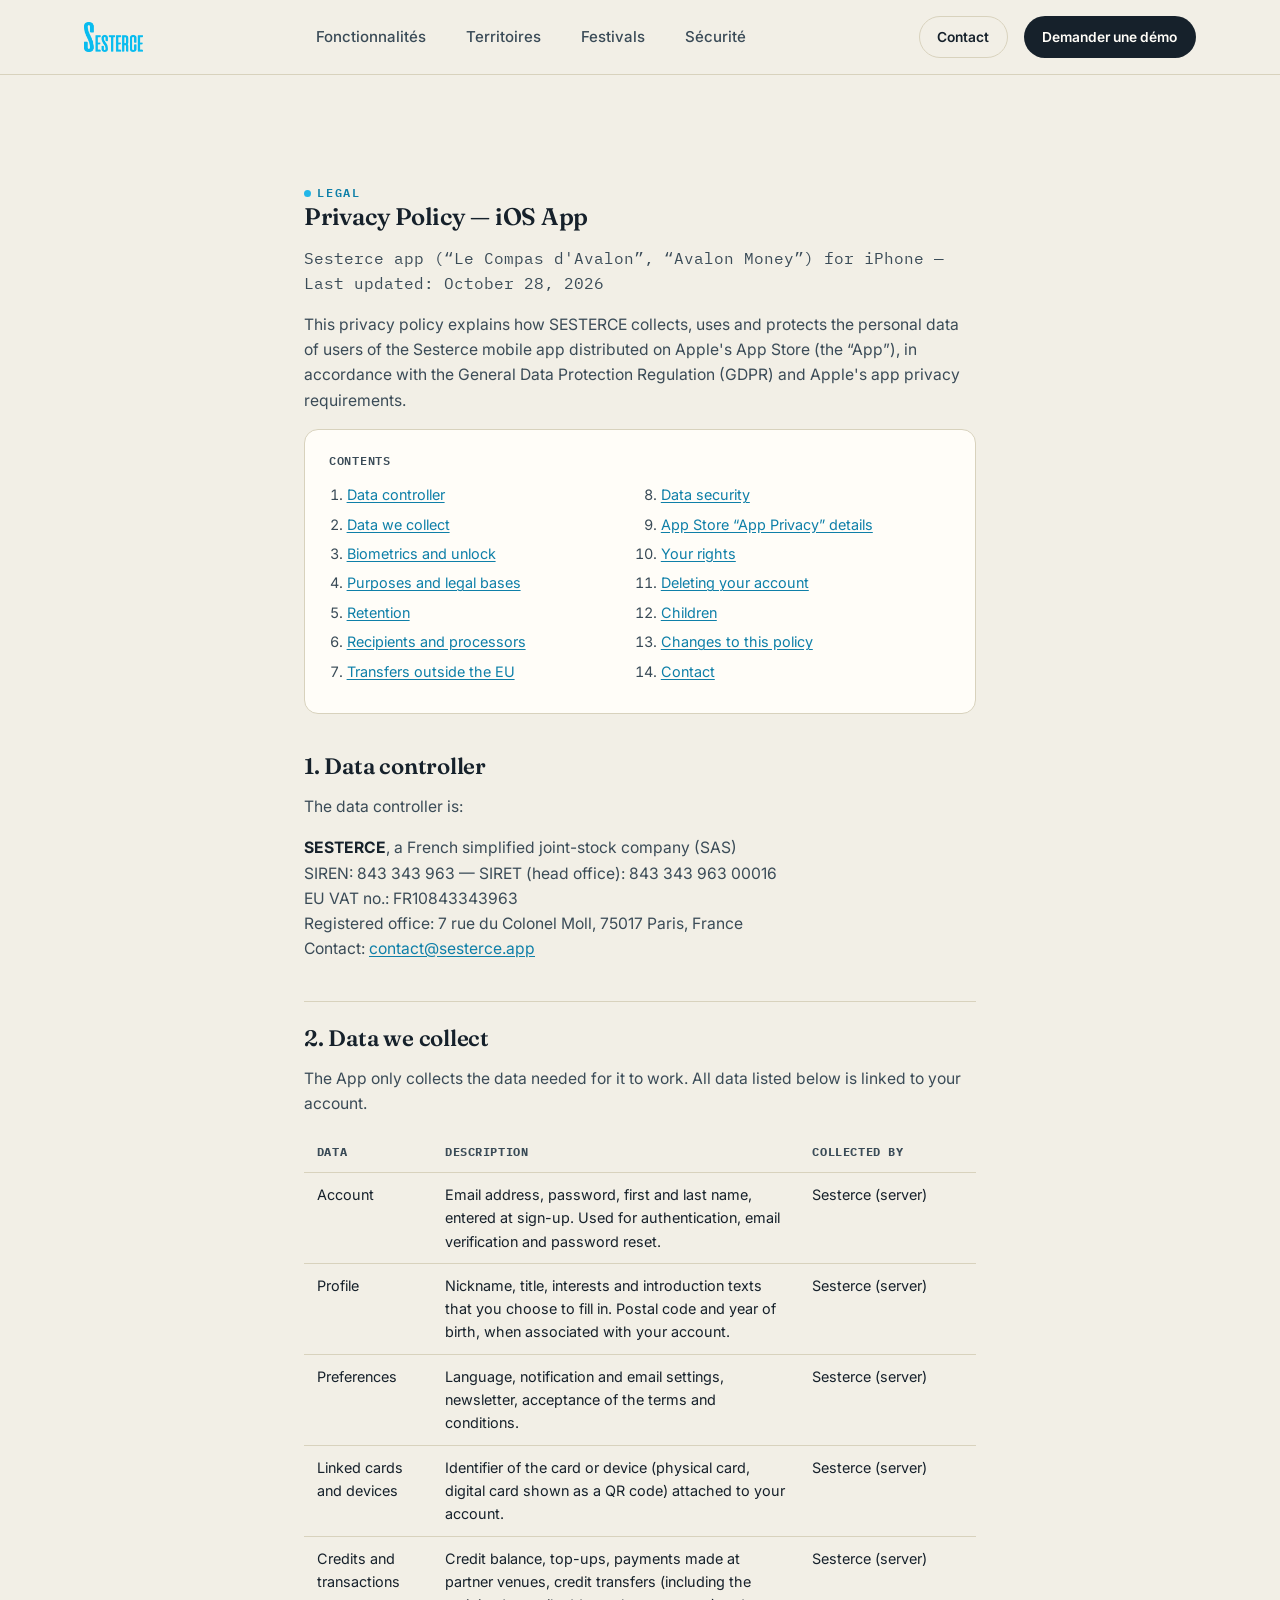
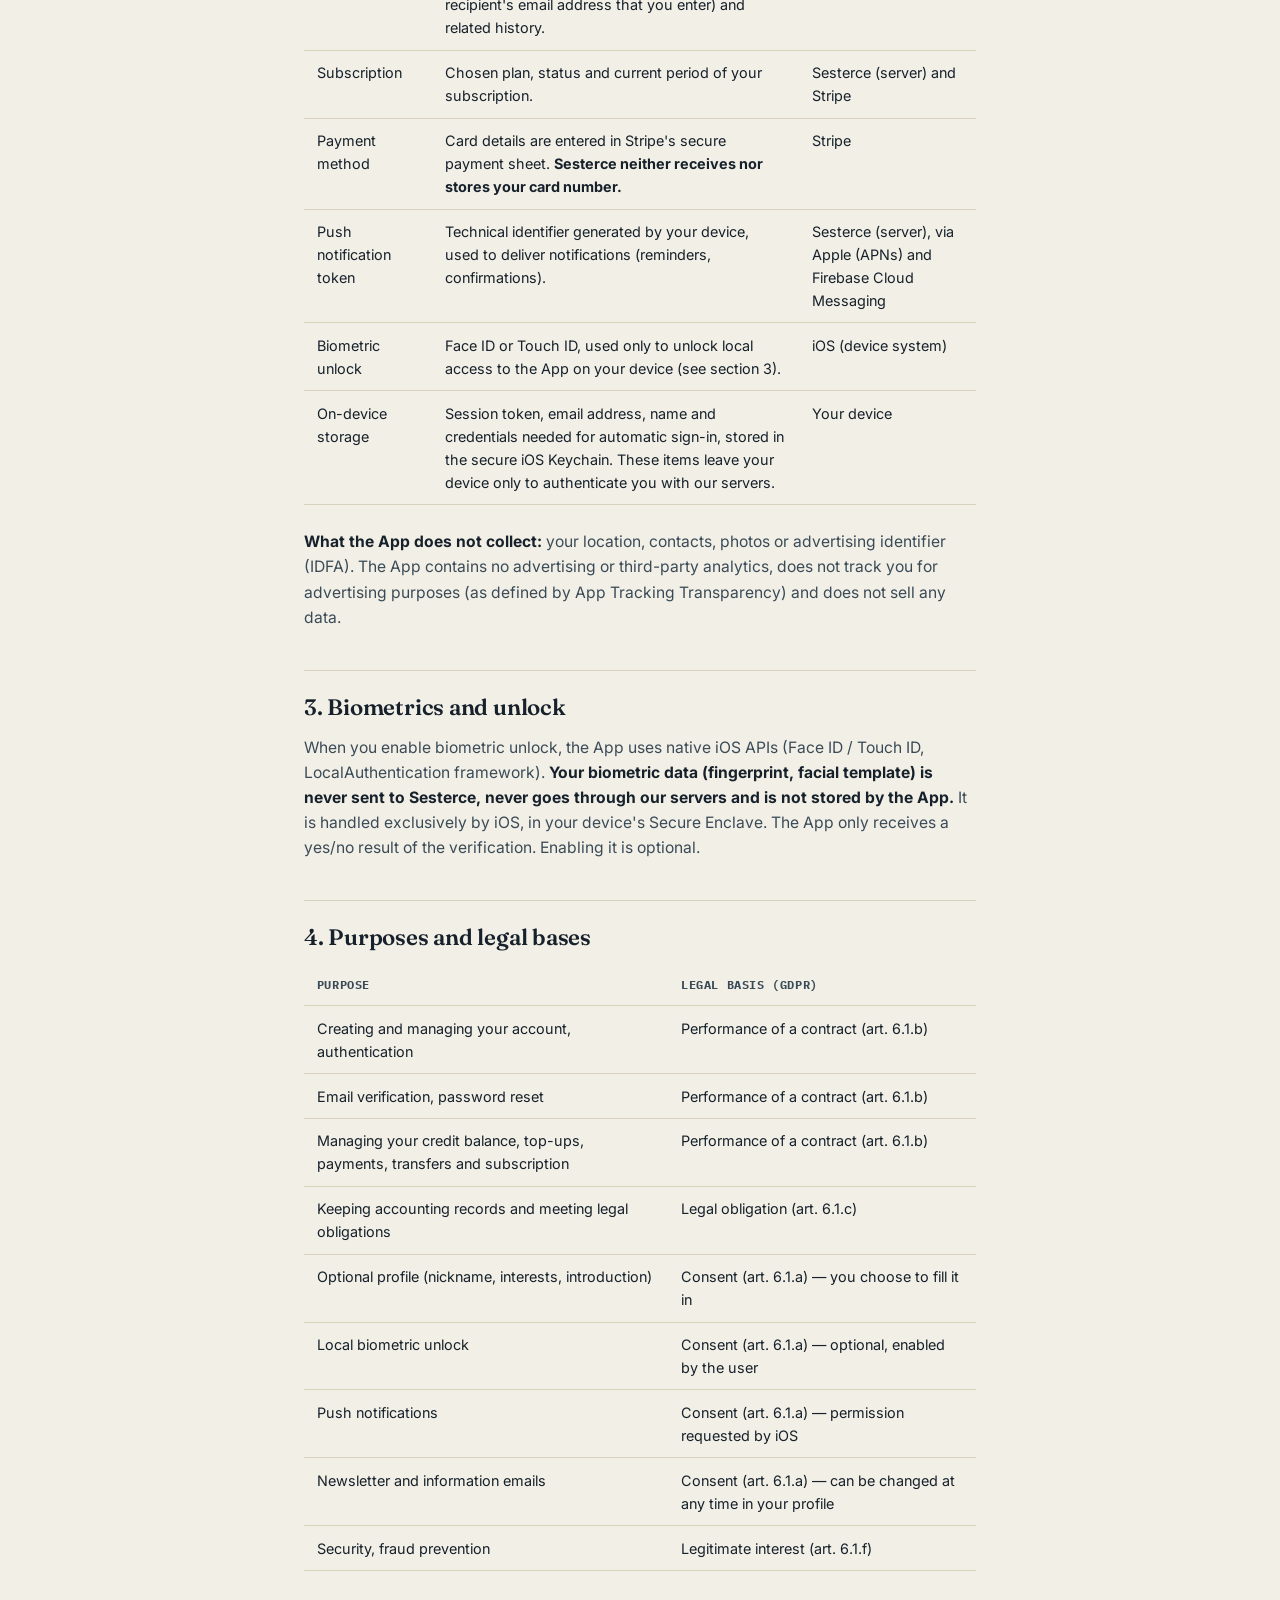
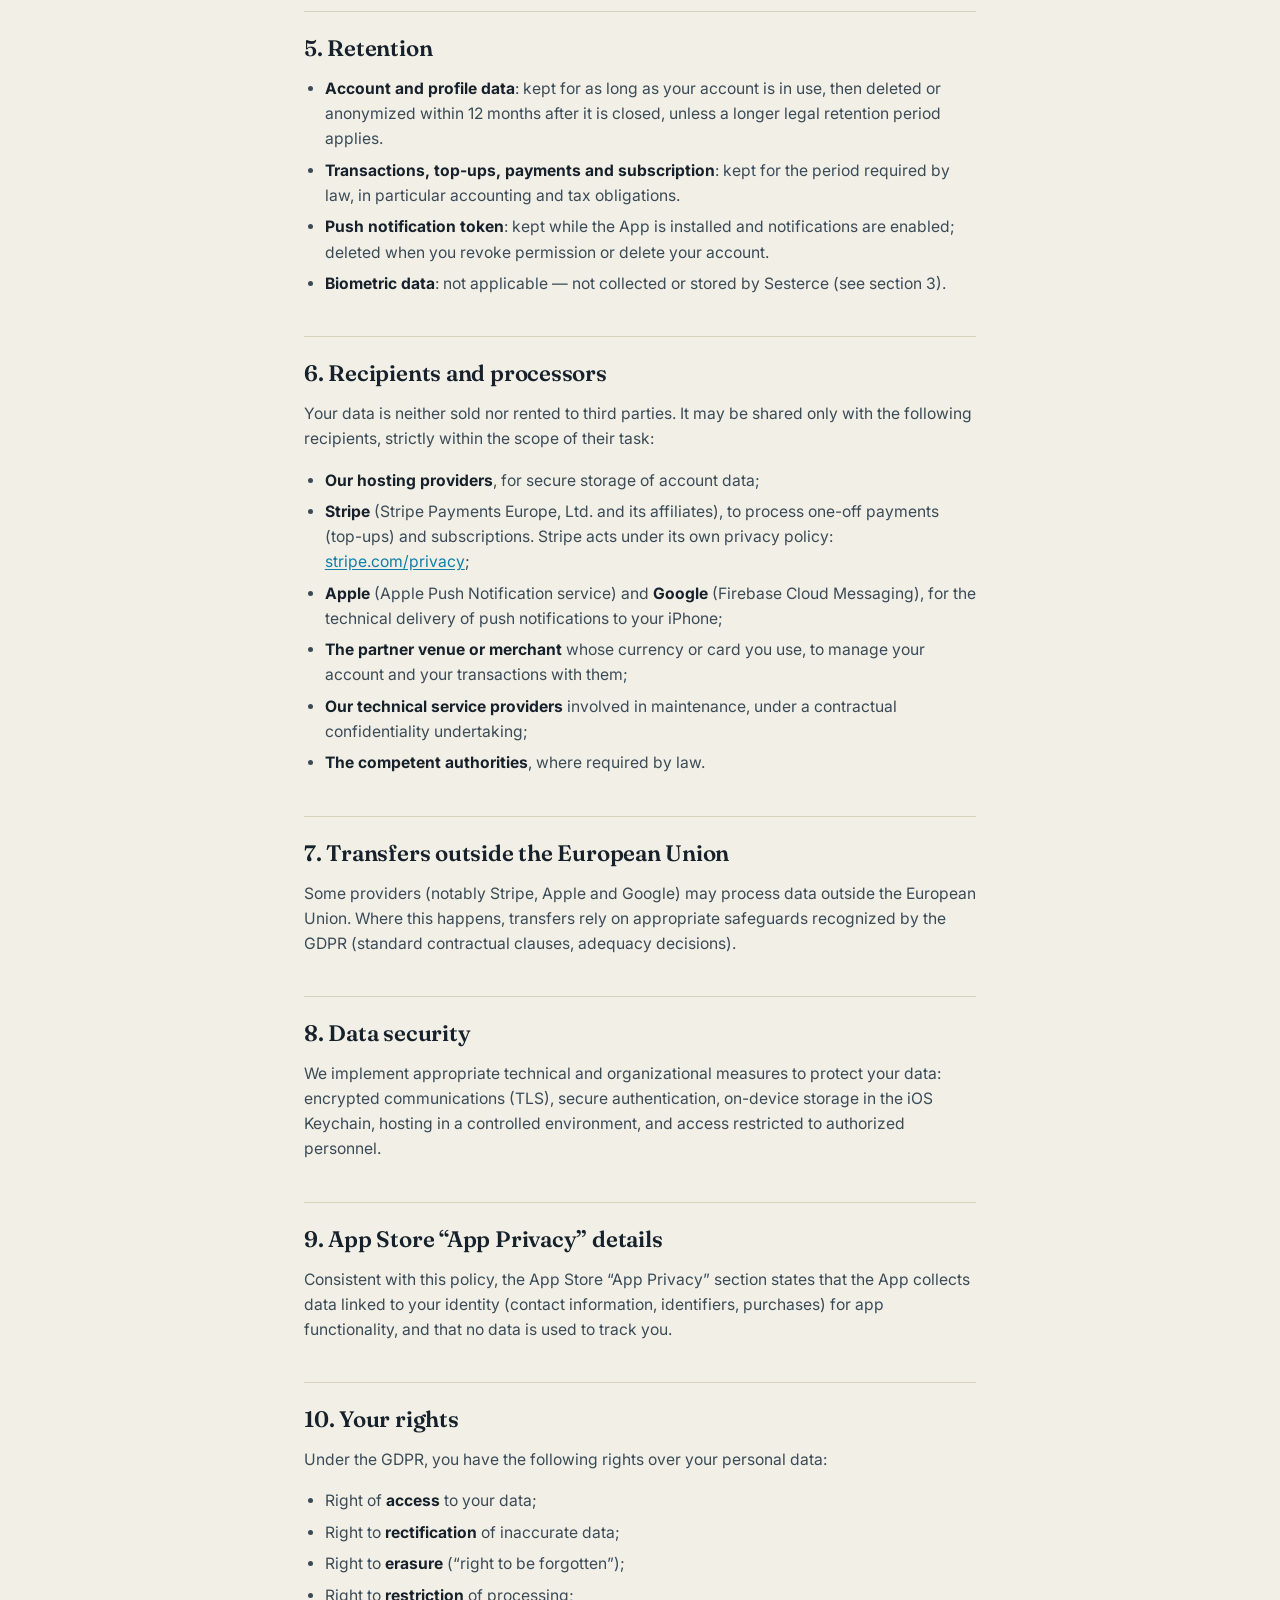
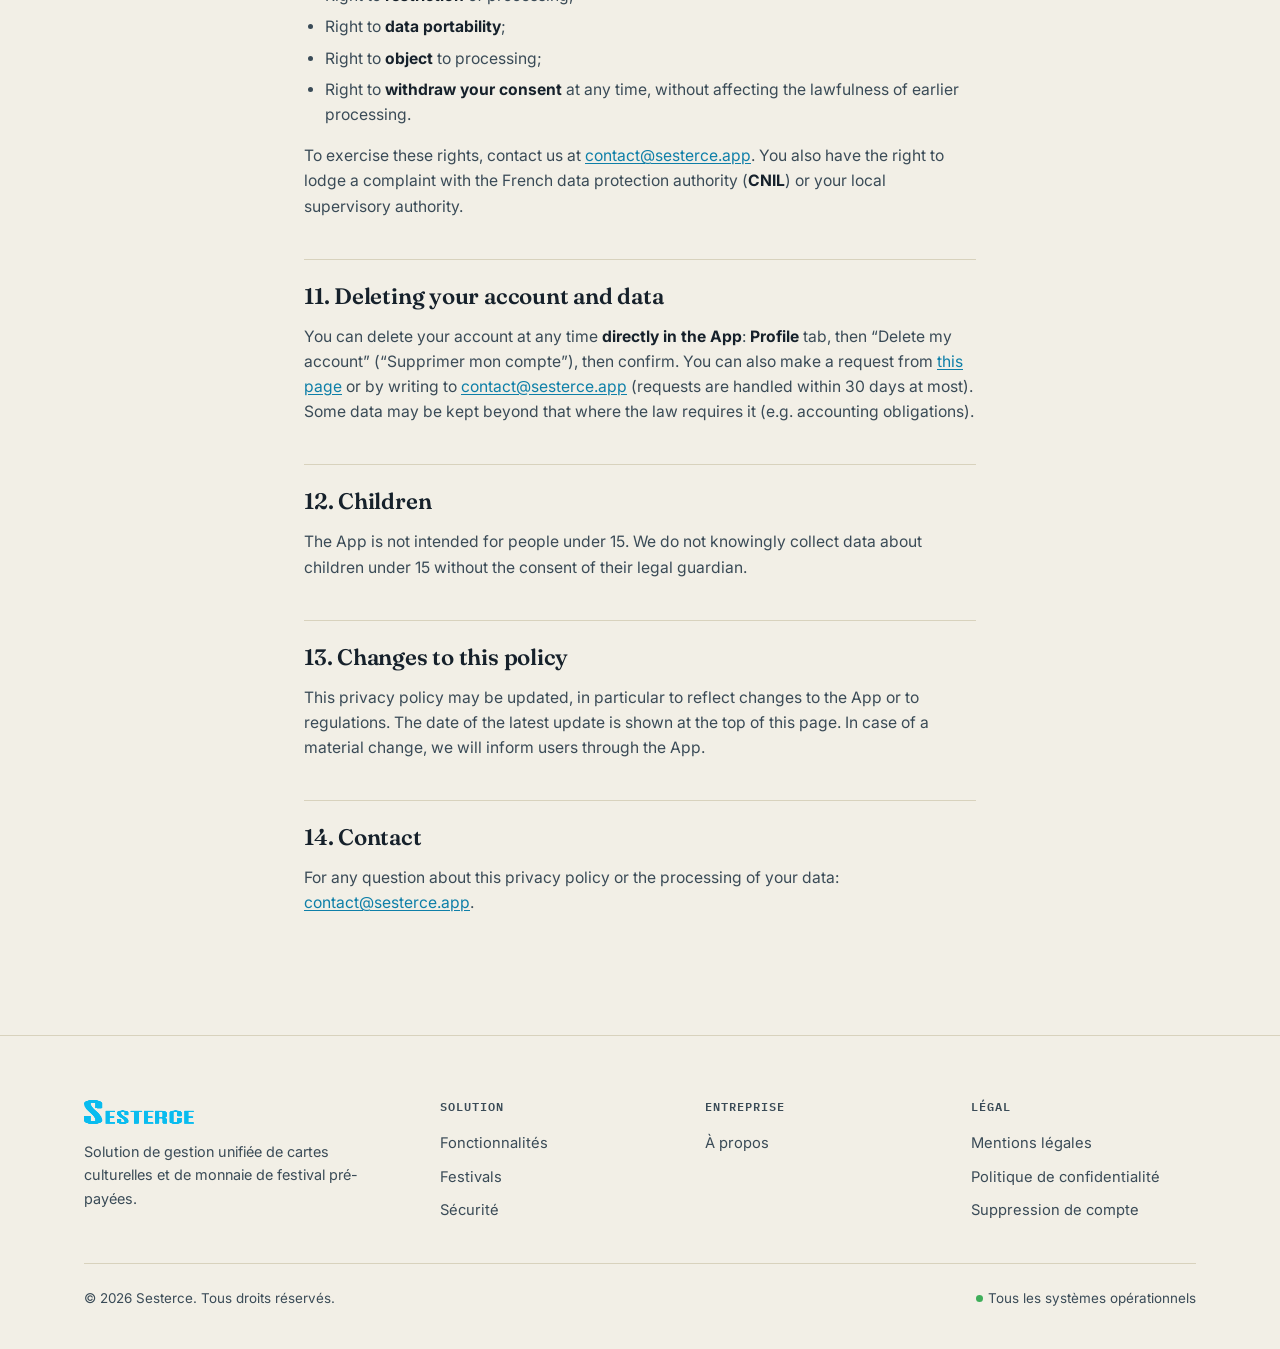
<file: privacy-apple.html>
<!doctype html>
<html lang="en">
<head>
<meta charset="utf-8">
<meta name="viewport" content="width=device-width, initial-scale=1">
<title>Privacy Policy — Sesterce iOS App</title>
<meta name="description" content="Privacy policy of the Sesterce iOS app (Le Compas d'Avalon) for the App Store: data collected, purposes, processors (Stripe, Apple, Firebase), retention, account deletion and GDPR rights.">
<link rel="canonical" href="https://www.sesterce.biz/privacy-apple.html">
<meta name="robots" content="noindex, follow">

<meta property="og:type" content="website">
<meta property="og:site_name" content="Sesterce">
<meta property="og:title" content="Privacy Policy — Sesterce iOS App">
<meta property="og:description" content="Privacy policy of the Sesterce iOS app (Le Compas d'Avalon) for the App Store: data collected, purposes, processors (Stripe, Apple, Firebase), retention, account deletion and GDPR rights.">
<meta property="og:url" content="https://www.sesterce.biz/privacy-apple.html">
<meta property="og:locale" content="en_US">

<link rel="icon" href="assets/logo-sesterce.png" type="image/png">
<link rel="stylesheet" href="styles.css">
<link rel="preconnect" href="https://fonts.googleapis.com">
<link rel="preconnect" href="https://fonts.gstatic.com" crossorigin>
<link href="https://fonts.googleapis.com/css2?family=Fraunces:opsz,wght@9..144,500;9..144,600;9..144,700&family=Inter:wght@400;500;600;700&family=IBM+Plex+Mono:wght@400;500;600&display=swap" rel="stylesheet">
</head>
<body>

<a class="visually-hidden" href="#main">Aller au contenu</a>

<header class="site-header">
  <nav class="nav container" aria-label="Navigation principale">
    <a class="nav__brand" href="index.html" aria-label="Sesterce — accueil">
      <img src="assets/logo-sesterce.png" alt="Sesterce" width="130" height="30">
    </a>
    <ul class="nav__links">
      <li><a href="index.html#fonctionnalites">Fonctionnalités</a></li>
      <li><a href="index.html#territoires">Territoires</a></li>
      <li><a href="index.html#festivals">Festivals</a></li>
      <li><a href="index.html#securite">Sécurité</a></li>
    </ul>
    <div class="nav__actions">
      <a class="btn btn--ghost btn--sm" href="mailto:contact@sesterce.app">Contact</a>
      <a class="btn btn--primary btn--sm" href="index.html#demo">Demander une démo</a>
      <button class="nav__toggle" aria-expanded="false" aria-controls="mobile-nav" aria-label="Ouvrir le menu">
        <span></span><span></span><span></span>
      </button>
    </div>
  </nav>
</header>

<main id="main">
  <section class="legal-page">
    <div class="container legal-content">
      <span class="eyebrow">Legal</span>
      <h1>Privacy Policy — iOS App</h1>
      <p class="legal-meta">Sesterce app (“Le Compas d'Avalon”, “Avalon Money”) for iPhone — Last updated: October 28, 2026</p>

      <p>This privacy policy explains how SESTERCE collects, uses and protects the personal data of users of the Sesterce mobile app distributed on Apple's App Store (the “App”), in accordance with the General Data Protection Regulation (GDPR) and Apple's app privacy requirements.</p>

      <nav class="legal-toc" aria-label="Contents">
        <h2>Contents</h2>
        <ol>
          <li><a href="#responsable">Data controller</a></li>
          <li><a href="#donnees">Data we collect</a></li>
          <li><a href="#biometrie">Biometrics and unlock</a></li>
          <li><a href="#finalites">Purposes and legal bases</a></li>
          <li><a href="#conservation">Retention</a></li>
          <li><a href="#destinataires">Recipients and processors</a></li>
          <li><a href="#transferts">Transfers outside the EU</a></li>
          <li><a href="#securite">Data security</a></li>
          <li><a href="#appstore">App Store “App Privacy” details</a></li>
          <li><a href="#droits">Your rights</a></li>
          <li><a href="#suppression">Deleting your account</a></li>
          <li><a href="#mineurs">Children</a></li>
          <li><a href="#modifications">Changes to this policy</a></li>
          <li><a href="#contact">Contact</a></li>
        </ol>
      </nav>

      <h2 id="responsable">1. Data controller</h2>
      <p>The data controller is:</p>
      <p>
        <strong>SESTERCE</strong>, a French simplified joint-stock company (SAS)<br>
        SIREN: 843 343 963 — SIRET (head office): 843 343 963 00016<br>
        EU VAT no.: FR10843343963<br>
        Registered office: 7 rue du Colonel Moll, 75017 Paris, France<br>
        Contact: <a href="mailto:contact@sesterce.app">contact@sesterce.app</a>
      </p>

      <h2 id="donnees">2. Data we collect</h2>
      <p>The App only collects the data needed for it to work. All data listed below is linked to your account.</p>
      <table class="legal-table">
        <thead>
          <tr><th>Data</th><th>Description</th><th>Collected by</th></tr>
        </thead>
        <tbody>
          <tr>
            <td>Account</td>
            <td>Email address, password, first and last name, entered at sign-up. Used for authentication, email verification and password reset.</td>
            <td>Sesterce (server)</td>
          </tr>
          <tr>
            <td>Profile</td>
            <td>Nickname, title, interests and introduction texts that you choose to fill in. Postal code and year of birth, when associated with your account.</td>
            <td>Sesterce (server)</td>
          </tr>
          <tr>
            <td>Preferences</td>
            <td>Language, notification and email settings, newsletter, acceptance of the terms and conditions.</td>
            <td>Sesterce (server)</td>
          </tr>
          <tr>
            <td>Linked cards and devices</td>
            <td>Identifier of the card or device (physical card, digital card shown as a QR code) attached to your account.</td>
            <td>Sesterce (server)</td>
          </tr>
          <tr>
            <td>Credits and transactions</td>
            <td>Credit balance, top-ups, payments made at partner venues, credit transfers (including the recipient's email address that you enter) and related history.</td>
            <td>Sesterce (server)</td>
          </tr>
          <tr>
            <td>Subscription</td>
            <td>Chosen plan, status and current period of your subscription.</td>
            <td>Sesterce (server) and Stripe</td>
          </tr>
          <tr>
            <td>Payment method</td>
            <td>Card details are entered in Stripe's secure payment sheet. <strong>Sesterce neither receives nor stores your card number.</strong></td>
            <td>Stripe</td>
          </tr>
          <tr>
            <td>Push notification token</td>
            <td>Technical identifier generated by your device, used to deliver notifications (reminders, confirmations).</td>
            <td>Sesterce (server), via Apple (APNs) and Firebase Cloud Messaging</td>
          </tr>
          <tr>
            <td>Biometric unlock</td>
            <td>Face&nbsp;ID or Touch&nbsp;ID, used only to unlock local access to the App on your device (see section 3).</td>
            <td>iOS (device system)</td>
          </tr>
          <tr>
            <td>On-device storage</td>
            <td>Session token, email address, name and credentials needed for automatic sign-in, stored in the secure iOS Keychain. These items leave your device only to authenticate you with our servers.</td>
            <td>Your device</td>
          </tr>
        </tbody>
      </table>
      <p><strong>What the App does not collect:</strong> your location, contacts, photos or advertising identifier (IDFA). The App contains no advertising or third-party analytics, does not track you for advertising purposes (as defined by App Tracking Transparency) and does not sell any data.</p>

      <h2 id="biometrie">3. Biometrics and unlock</h2>
      <p>When you enable biometric unlock, the App uses native iOS APIs (Face&nbsp;ID / Touch&nbsp;ID, LocalAuthentication framework). <strong>Your biometric data (fingerprint, facial template) is never sent to Sesterce, never goes through our servers and is not stored by the App.</strong> It is handled exclusively by iOS, in your device's Secure Enclave. The App only receives a yes/no result of the verification. Enabling it is optional.</p>

      <h2 id="finalites">4. Purposes and legal bases</h2>
      <table class="legal-table">
        <thead>
          <tr><th>Purpose</th><th>Legal basis (GDPR)</th></tr>
        </thead>
        <tbody>
          <tr><td>Creating and managing your account, authentication</td><td>Performance of a contract (art. 6.1.b)</td></tr>
          <tr><td>Email verification, password reset</td><td>Performance of a contract (art. 6.1.b)</td></tr>
          <tr><td>Managing your credit balance, top-ups, payments, transfers and subscription</td><td>Performance of a contract (art. 6.1.b)</td></tr>
          <tr><td>Keeping accounting records and meeting legal obligations</td><td>Legal obligation (art. 6.1.c)</td></tr>
          <tr><td>Optional profile (nickname, interests, introduction)</td><td>Consent (art. 6.1.a) — you choose to fill it in</td></tr>
          <tr><td>Local biometric unlock</td><td>Consent (art. 6.1.a) — optional, enabled by the user</td></tr>
          <tr><td>Push notifications</td><td>Consent (art. 6.1.a) — permission requested by iOS</td></tr>
          <tr><td>Newsletter and information emails</td><td>Consent (art. 6.1.a) — can be changed at any time in your profile</td></tr>
          <tr><td>Security, fraud prevention</td><td>Legitimate interest (art. 6.1.f)</td></tr>
        </tbody>
      </table>

      <h2 id="conservation">5. Retention</h2>
      <ul>
        <li><strong>Account and profile data</strong>: kept for as long as your account is in use, then deleted or anonymized within 12 months after it is closed, unless a longer legal retention period applies.</li>
        <li><strong>Transactions, top-ups, payments and subscription</strong>: kept for the period required by law, in particular accounting and tax obligations.</li>
        <li><strong>Push notification token</strong>: kept while the App is installed and notifications are enabled; deleted when you revoke permission or delete your account.</li>
        <li><strong>Biometric data</strong>: not applicable — not collected or stored by Sesterce (see section 3).</li>
      </ul>

      <h2 id="destinataires">6. Recipients and processors</h2>
      <p>Your data is neither sold nor rented to third parties. It may be shared only with the following recipients, strictly within the scope of their task:</p>
      <ul>
        <li><strong>Our hosting providers</strong>, for secure storage of account data;</li>
        <li><strong>Stripe</strong> (Stripe Payments Europe, Ltd. and its affiliates), to process one-off payments (top-ups) and subscriptions. Stripe acts under its own privacy policy: <a href="https://stripe.com/privacy" rel="noopener">stripe.com/privacy</a>;</li>
        <li><strong>Apple</strong> (Apple Push Notification service) and <strong>Google</strong> (Firebase Cloud Messaging), for the technical delivery of push notifications to your iPhone;</li>
        <li><strong>The partner venue or merchant</strong> whose currency or card you use, to manage your account and your transactions with them;</li>
        <li><strong>Our technical service providers</strong> involved in maintenance, under a contractual confidentiality undertaking;</li>
        <li><strong>The competent authorities</strong>, where required by law.</li>
      </ul>

      <h2 id="transferts">7. Transfers outside the European Union</h2>
      <p>Some providers (notably Stripe, Apple and Google) may process data outside the European Union. Where this happens, transfers rely on appropriate safeguards recognized by the GDPR (standard contractual clauses, adequacy decisions).</p>

      <h2 id="securite">8. Data security</h2>
      <p>We implement appropriate technical and organizational measures to protect your data: encrypted communications (TLS), secure authentication, on-device storage in the iOS Keychain, hosting in a controlled environment, and access restricted to authorized personnel.</p>

      <h2 id="appstore">9. App Store “App Privacy” details</h2>
      <p>Consistent with this policy, the App Store “App Privacy” section states that the App collects data linked to your identity (contact information, identifiers, purchases) for app functionality, and that no data is used to track you.</p>

      <h2 id="droits">10. Your rights</h2>
      <p>Under the GDPR, you have the following rights over your personal data:</p>
      <ul>
        <li>Right of <strong>access</strong> to your data;</li>
        <li>Right to <strong>rectification</strong> of inaccurate data;</li>
        <li>Right to <strong>erasure</strong> (“right to be forgotten”);</li>
        <li>Right to <strong>restriction</strong> of processing;</li>
        <li>Right to <strong>data portability</strong>;</li>
        <li>Right to <strong>object</strong> to processing;</li>
        <li>Right to <strong>withdraw your consent</strong> at any time, without affecting the lawfulness of earlier processing.</li>
      </ul>
      <p>To exercise these rights, contact us at <a href="mailto:contact@sesterce.app">contact@sesterce.app</a>. You also have the right to lodge a complaint with the French data protection authority (<strong>CNIL</strong>) or your local supervisory authority.</p>

      <h2 id="suppression">11. Deleting your account and data</h2>
      <p>You can delete your account at any time <strong>directly in the App</strong>: <strong>Profile</strong> tab, then “Delete my account” (“Supprimer mon compte”), then confirm. You can also make a request from <a href="suppression-compte.html">this page</a> or by writing to <a href="mailto:contact@sesterce.app">contact@sesterce.app</a> (requests are handled within 30 days at most). Some data may be kept beyond that where the law requires it (e.g. accounting obligations).</p>

      <h2 id="mineurs">12. Children</h2>
      <p>The App is not intended for people under 15. We do not knowingly collect data about children under 15 without the consent of their legal guardian.</p>

      <h2 id="modifications">13. Changes to this policy</h2>
      <p>This privacy policy may be updated, in particular to reflect changes to the App or to regulations. The date of the latest update is shown at the top of this page. In case of a material change, we will inform users through the App.</p>

      <h2 id="contact">14. Contact</h2>
      <p>For any question about this privacy policy or the processing of your data: <a href="mailto:contact@sesterce.app">contact@sesterce.app</a>.</p>

        </div>
  </section>
</main>

<footer class="site-footer">
  <div class="container">
    <div class="footer-grid">
      <div class="footer-brand">
        <img src="assets/logo-sesterce.png" alt="Sesterce" width="110" height="26">
        <p>Solution de gestion unifiée de cartes culturelles et de monnaie de festival pré-payées.</p>
      </div>
      <div class="footer-col">
        <h4>Solution</h4>
        <ul>
          <li><a href="index.html#fonctionnalites">Fonctionnalités</a></li>
          <li><a href="index.html#festivals">Festivals</a></li>
          <li><a href="index.html#securite">Sécurité</a></li>
        </ul>
      </div>
      <div class="footer-col">
        <h4>Entreprise</h4>
        <ul>
          <li><a href="index.html#top">À propos</a></li>
        </ul>
      </div>
      <div class="footer-col">
        <h4>Légal</h4>
        <ul>
          <li><a href="index.html#top">Mentions légales</a></li>
          <li><a href="politique-confidentialite.html">Politique de confidentialité</a></li>
          <li><a href="suppression-compte.html">Suppression de compte</a></li>
        </ul>
      </div>
    </div>
    <div class="footer-bottom">
      <span>© 2026 Sesterce. Tous droits réservés.</span>
      <span class="status-dot">Tous les systèmes opérationnels</span>
    </div>
  </div>
</footer>

<script src="script.js"></script>
</body>
</html>
</file>
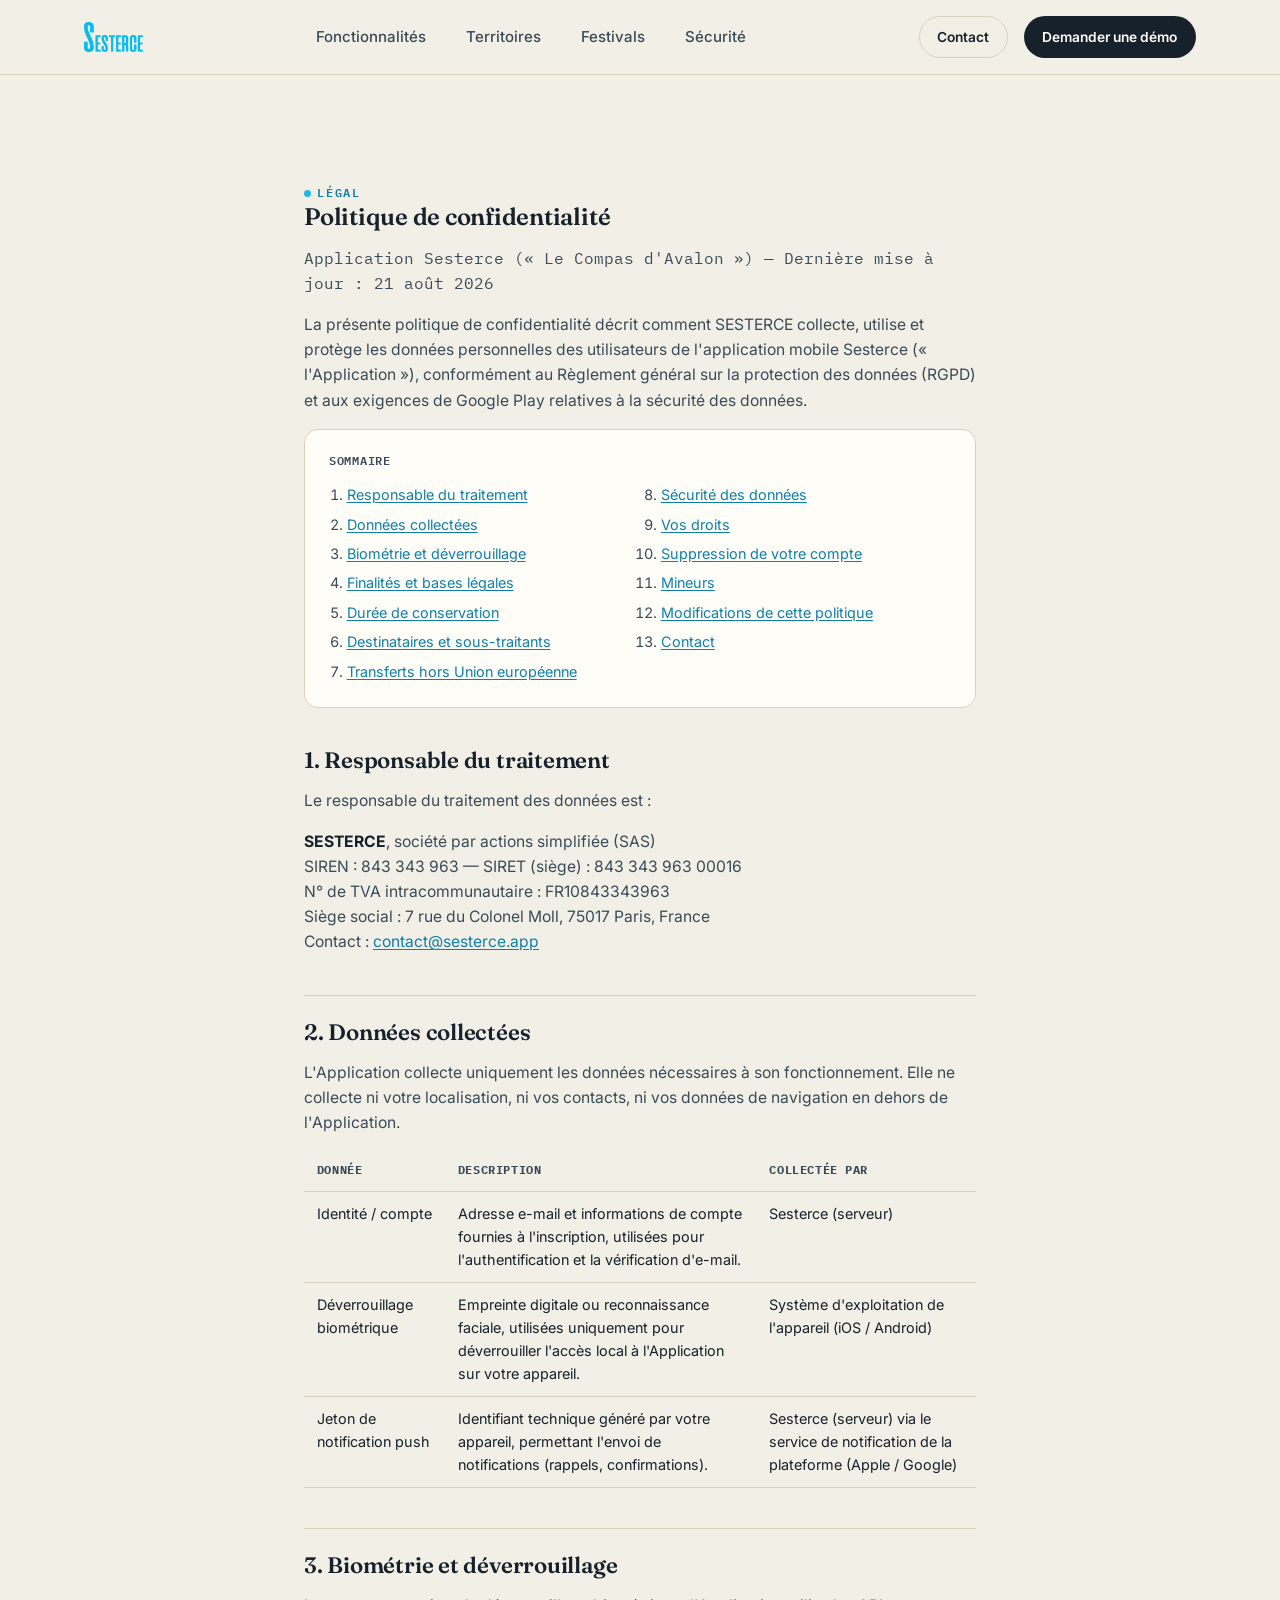
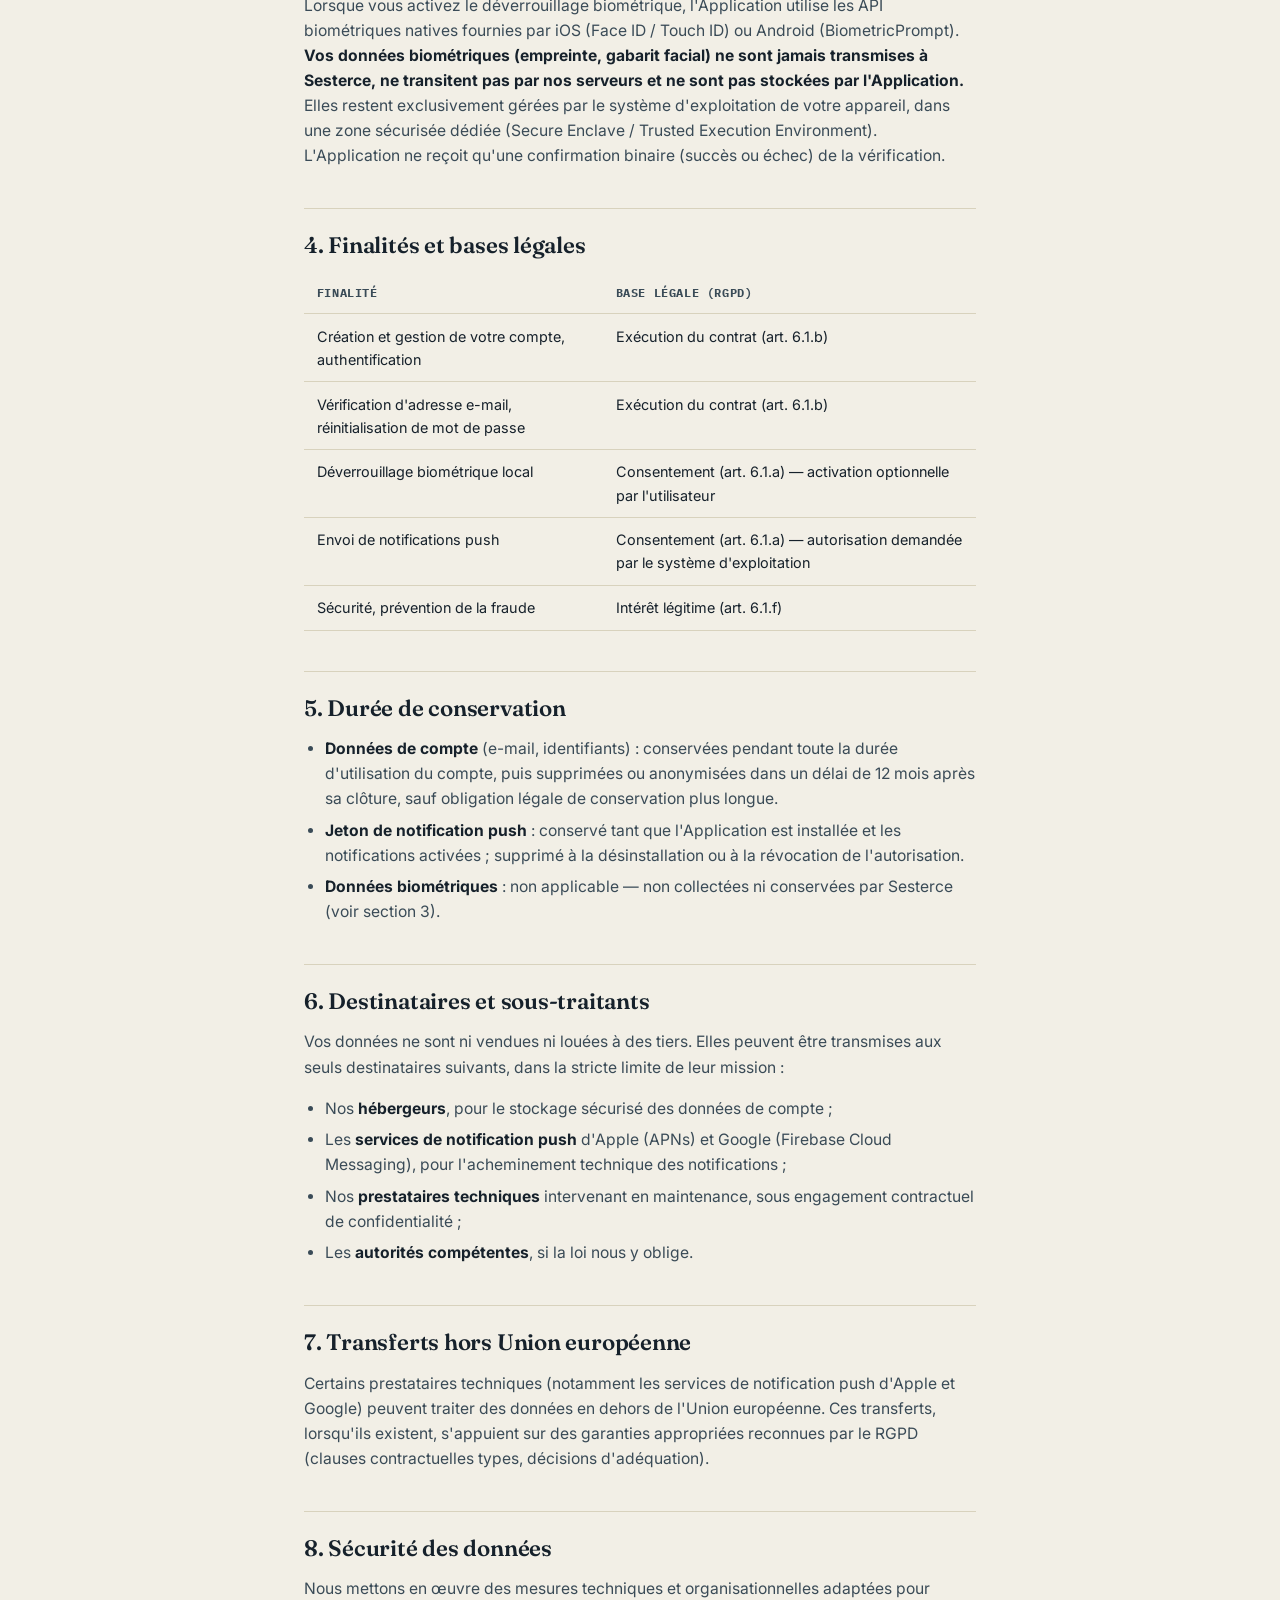
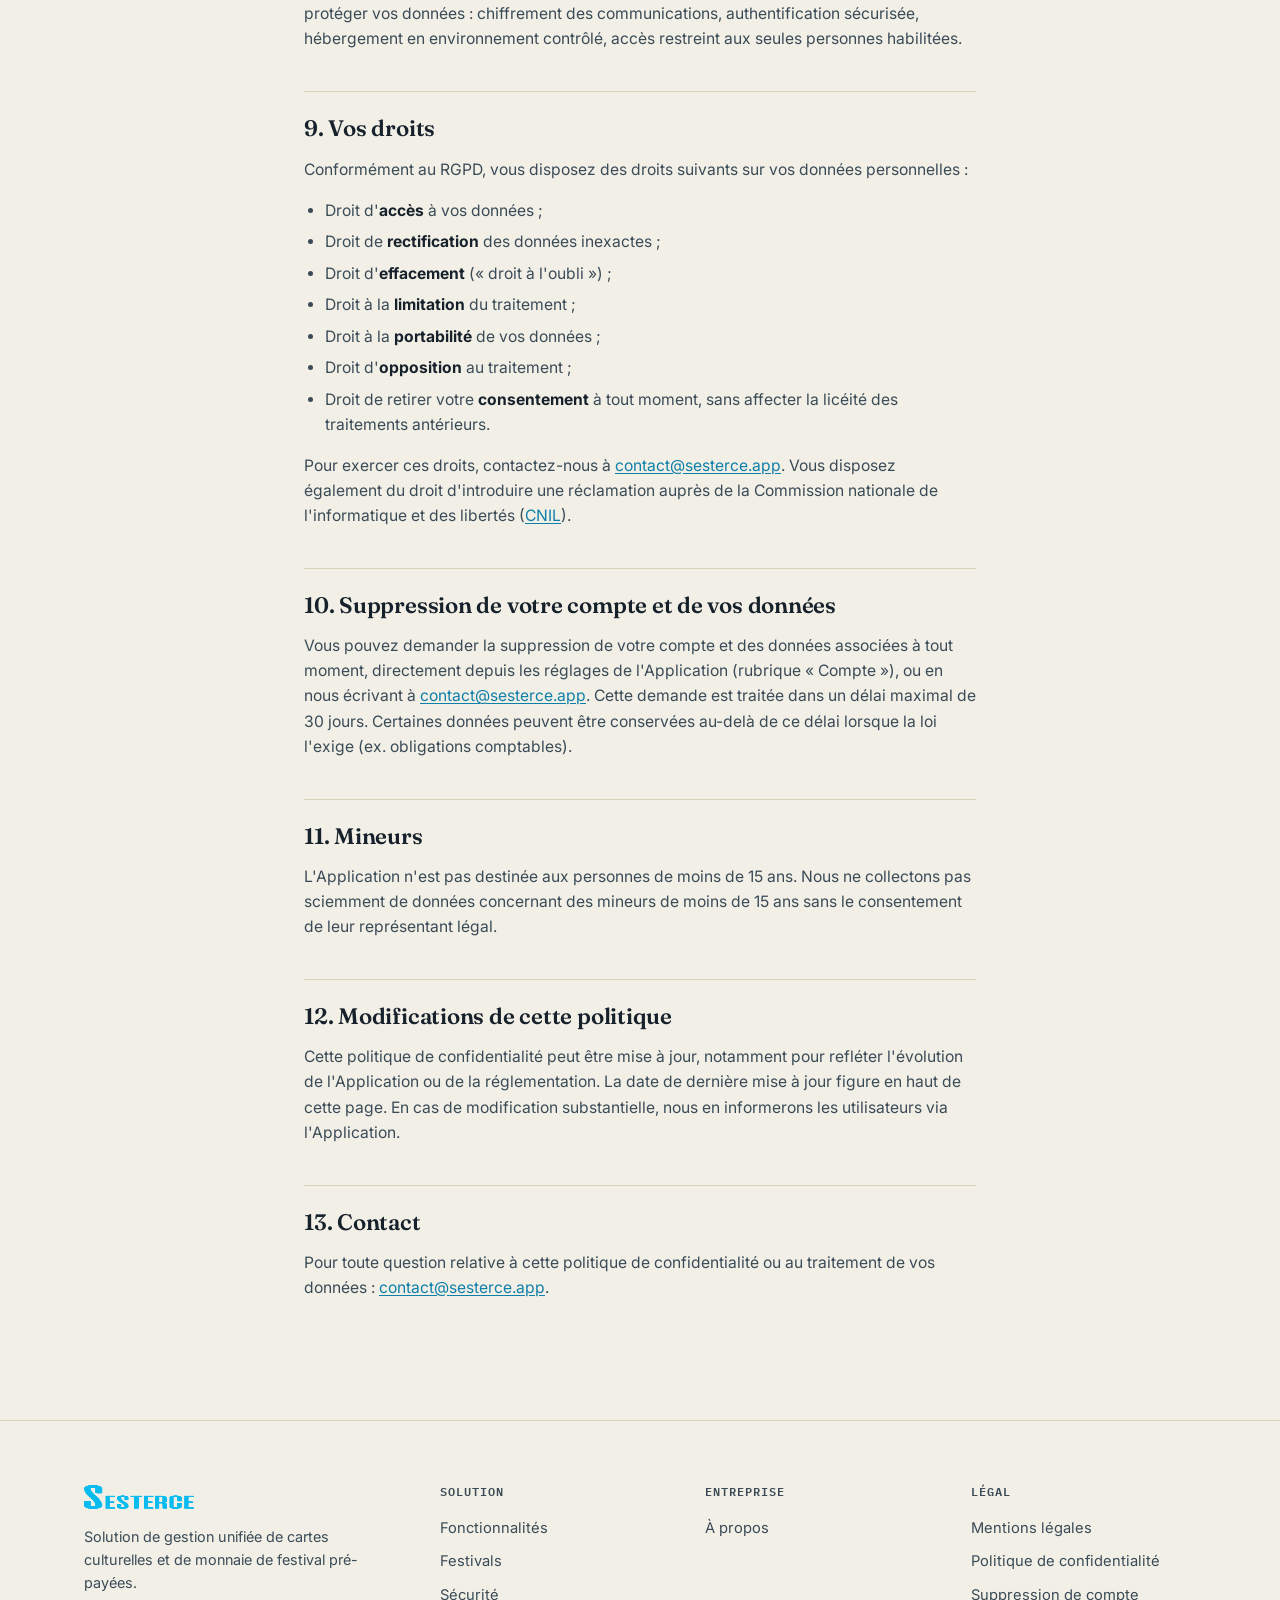
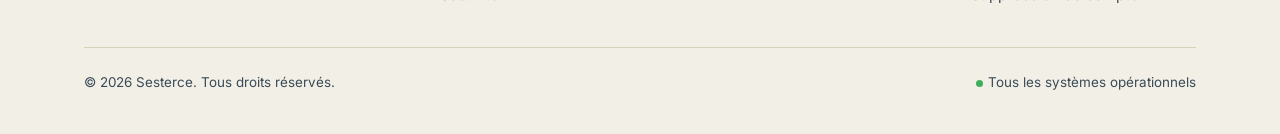
<file: privacy.html>
<!doctype html>
<html lang="fr">
<head>
<meta charset="utf-8">
<meta name="viewport" content="width=device-width, initial-scale=1">
<title>Politique de confidentialité — Sesterce</title>
<meta name="description" content="Politique de confidentialité de l'application Sesterce (Le Compas d'Avalon) : données collectées, finalités, durées de conservation et droits RGPD.">
<link rel="canonical" href="https://www.sesterce.biz/privacy.html">
<meta name="robots" content="index, follow">

<meta property="og:type" content="website">
<meta property="og:site_name" content="Sesterce">
<meta property="og:title" content="Politique de confidentialité — Sesterce">
<meta property="og:description" content="Données collectées par l'application Sesterce, finalités, durées de conservation et droits RGPD.">
<meta property="og:url" content="https://www.sesterce.biz/privacy.html">
<meta property="og:locale" content="fr_FR">

<link rel="icon" href="assets/logo-sesterce.png" type="image/png">
<link rel="stylesheet" href="styles.css">
<link rel="preconnect" href="https://fonts.googleapis.com">
<link rel="preconnect" href="https://fonts.gstatic.com" crossorigin>
<link href="https://fonts.googleapis.com/css2?family=Fraunces:opsz,wght@9..144,500;9..144,600;9..144,700&family=Inter:wght@400;500;600;700&family=IBM+Plex+Mono:wght@400;500;600&display=swap" rel="stylesheet">
</head>
<body>

<a class="visually-hidden" href="#main">Aller au contenu</a>

<header class="site-header">
  <nav class="nav container" aria-label="Navigation principale">
    <a class="nav__brand" href="index.html" aria-label="Sesterce — accueil">
      <img src="assets/logo-sesterce.png" alt="Sesterce" width="130" height="30">
    </a>
    <ul class="nav__links">
      <li><a href="index.html#fonctionnalites">Fonctionnalités</a></li>
      <li><a href="index.html#territoires">Territoires</a></li>
      <li><a href="index.html#festivals">Festivals</a></li>
      <li><a href="index.html#securite">Sécurité</a></li>
    </ul>
    <div class="nav__actions">
      <a class="btn btn--ghost btn--sm" href="mailto:contact@sesterce.app">Contact</a>
      <a class="btn btn--primary btn--sm" href="index.html#demo">Demander une démo</a>
      <button class="nav__toggle" aria-expanded="false" aria-controls="mobile-nav" aria-label="Ouvrir le menu">
        <span></span><span></span><span></span>
      </button>
    </div>
  </nav>
</header>

<main id="main">
  <section class="legal-page">
    <div class="container legal-content">

      <span class="eyebrow">Légal</span>
      <h1>Politique de confidentialité</h1>
      <p class="legal-meta">Application Sesterce (« Le Compas d'Avalon ») — Dernière mise à jour : 21 août 2026</p>

      <p>La présente politique de confidentialité décrit comment SESTERCE collecte, utilise et protège les données personnelles des utilisateurs de l'application mobile Sesterce (« l'Application »), conformément au Règlement général sur la protection des données (RGPD) et aux exigences de Google Play relatives à la sécurité des données.</p>

      <nav class="legal-toc" aria-label="Sommaire">
        <h2>Sommaire</h2>
        <ol>
          <li><a href="#responsable">Responsable du traitement</a></li>
          <li><a href="#donnees">Données collectées</a></li>
          <li><a href="#biometrie">Biométrie et déverrouillage</a></li>
          <li><a href="#finalites">Finalités et bases légales</a></li>
          <li><a href="#conservation">Durée de conservation</a></li>
          <li><a href="#destinataires">Destinataires et sous-traitants</a></li>
          <li><a href="#transferts">Transferts hors Union européenne</a></li>
          <li><a href="#securite">Sécurité des données</a></li>
          <li><a href="#droits">Vos droits</a></li>
          <li><a href="#suppression">Suppression de votre compte</a></li>
          <li><a href="#mineurs">Mineurs</a></li>
          <li><a href="#modifications">Modifications de cette politique</a></li>
          <li><a href="#contact">Contact</a></li>
        </ol>
      </nav>

      <h2 id="responsable">1. Responsable du traitement</h2>
      <p>Le responsable du traitement des données est&nbsp;:</p>
      <p>
        <strong>SESTERCE</strong>, société par actions simplifiée (SAS)<br>
        SIREN&nbsp;: 843 343 963 — SIRET (siège)&nbsp;: 843 343 963 00016<br>
        N° de TVA intracommunautaire&nbsp;: FR10843343963<br>
        Siège social&nbsp;: 7 rue du Colonel Moll, 75017 Paris, France<br>
        Contact&nbsp;: <a href="mailto:contact@sesterce.app">contact@sesterce.app</a>
      </p>

      <h2 id="donnees">2. Données collectées</h2>
      <p>L'Application collecte uniquement les données nécessaires à son fonctionnement. Elle ne collecte ni votre localisation, ni vos contacts, ni vos données de navigation en dehors de l'Application.</p>
      <table class="legal-table">
        <thead>
          <tr><th>Donnée</th><th>Description</th><th>Collectée par</th></tr>
        </thead>
        <tbody>
          <tr>
            <td>Identité / compte</td>
            <td>Adresse e-mail et informations de compte fournies à l'inscription, utilisées pour l'authentification et la vérification d'e-mail.</td>
            <td>Sesterce (serveur)</td>
          </tr>
          <tr>
            <td>Déverrouillage biométrique</td>
            <td>Empreinte digitale ou reconnaissance faciale, utilisées uniquement pour déverrouiller l'accès local à l'Application sur votre appareil.</td>
            <td>Système d'exploitation de l'appareil (iOS / Android)</td>
          </tr>
          <tr>
            <td>Jeton de notification push</td>
            <td>Identifiant technique généré par votre appareil, permettant l'envoi de notifications (rappels, confirmations).</td>
            <td>Sesterce (serveur) via le service de notification de la plateforme (Apple / Google)</td>
          </tr>
        </tbody>
      </table>

      <h2 id="biometrie">3. Biométrie et déverrouillage</h2>
      <p>Lorsque vous activez le déverrouillage biométrique, l'Application utilise les API biométriques natives fournies par iOS (Face&nbsp;ID / Touch&nbsp;ID) ou Android (BiometricPrompt). <strong>Vos données biométriques (empreinte, gabarit facial) ne sont jamais transmises à Sesterce, ne transitent pas par nos serveurs et ne sont pas stockées par l'Application.</strong> Elles restent exclusivement gérées par le système d'exploitation de votre appareil, dans une zone sécurisée dédiée (Secure Enclave / Trusted Execution Environment). L'Application ne reçoit qu'une confirmation binaire (succès ou échec) de la vérification.</p>

      <h2 id="finalites">4. Finalités et bases légales</h2>
      <table class="legal-table">
        <thead>
          <tr><th>Finalité</th><th>Base légale (RGPD)</th></tr>
        </thead>
        <tbody>
          <tr><td>Création et gestion de votre compte, authentification</td><td>Exécution du contrat (art. 6.1.b)</td></tr>
          <tr><td>Vérification d'adresse e-mail, réinitialisation de mot de passe</td><td>Exécution du contrat (art. 6.1.b)</td></tr>
          <tr><td>Déverrouillage biométrique local</td><td>Consentement (art. 6.1.a) — activation optionnelle par l'utilisateur</td></tr>
          <tr><td>Envoi de notifications push</td><td>Consentement (art. 6.1.a) — autorisation demandée par le système d'exploitation</td></tr>
          <tr><td>Sécurité, prévention de la fraude</td><td>Intérêt légitime (art. 6.1.f)</td></tr>
        </tbody>
      </table>

      <h2 id="conservation">5. Durée de conservation</h2>
      <ul>
        <li><strong>Données de compte</strong> (e-mail, identifiants) : conservées pendant toute la durée d'utilisation du compte, puis supprimées ou anonymisées dans un délai de 12 mois après sa clôture, sauf obligation légale de conservation plus longue.</li>
        <li><strong>Jeton de notification push</strong> : conservé tant que l'Application est installée et les notifications activées ; supprimé à la désinstallation ou à la révocation de l'autorisation.</li>
        <li><strong>Données biométriques</strong> : non applicable — non collectées ni conservées par Sesterce (voir section 3).</li>
      </ul>

      <h2 id="destinataires">6. Destinataires et sous-traitants</h2>
      <p>Vos données ne sont ni vendues ni louées à des tiers. Elles peuvent être transmises aux seuls destinataires suivants, dans la stricte limite de leur mission :</p>
      <ul>
        <li>Nos <strong>hébergeurs</strong>, pour le stockage sécurisé des données de compte ;</li>
        <li>Les <strong>services de notification push</strong> d'Apple (APNs) et Google (Firebase Cloud Messaging), pour l'acheminement technique des notifications ;</li>
        <li>Nos <strong>prestataires techniques</strong> intervenant en maintenance, sous engagement contractuel de confidentialité ;</li>
        <li>Les <strong>autorités compétentes</strong>, si la loi nous y oblige.</li>
      </ul>

      <h2 id="transferts">7. Transferts hors Union européenne</h2>
      <p>Certains prestataires techniques (notamment les services de notification push d'Apple et Google) peuvent traiter des données en dehors de l'Union européenne. Ces transferts, lorsqu'ils existent, s'appuient sur des garanties appropriées reconnues par le RGPD (clauses contractuelles types, décisions d'adéquation).</p>

      <h2 id="securite">8. Sécurité des données</h2>
      <p>Nous mettons en œuvre des mesures techniques et organisationnelles adaptées pour protéger vos données&nbsp;: chiffrement des communications, authentification sécurisée, hébergement en environnement contrôlé, accès restreint aux seules personnes habilitées.</p>

      <h2 id="droits">9. Vos droits</h2>
      <p>Conformément au RGPD, vous disposez des droits suivants sur vos données personnelles&nbsp;:</p>
      <ul>
        <li>Droit d'<strong>accès</strong> à vos données ;</li>
        <li>Droit de <strong>rectification</strong> des données inexactes ;</li>
        <li>Droit d'<strong>effacement</strong> (« droit à l'oubli ») ;</li>
        <li>Droit à la <strong>limitation</strong> du traitement ;</li>
        <li>Droit à la <strong>portabilité</strong> de vos données ;</li>
        <li>Droit d'<strong>opposition</strong> au traitement ;</li>
        <li>Droit de retirer votre <strong>consentement</strong> à tout moment, sans affecter la licéité des traitements antérieurs.</li>
      </ul>
      <p>Pour exercer ces droits, contactez-nous à <a href="mailto:contact@sesterce.app">contact@sesterce.app</a>. Vous disposez également du droit d'introduire une réclamation auprès de la Commission nationale de l'informatique et des libertés (<a href="https://www.cnil.fr" target="_blank" rel="noopener">CNIL</a>).</p>

      <h2 id="suppression">10. Suppression de votre compte et de vos données</h2>
      <p>Vous pouvez demander la suppression de votre compte et des données associées à tout moment, directement depuis les réglages de l'Application (rubrique « Compte »), ou en nous écrivant à <a href="mailto:contact@sesterce.app">contact@sesterce.app</a>. Cette demande est traitée dans un délai maximal de 30 jours. Certaines données peuvent être conservées au-delà de ce délai lorsque la loi l'exige (ex. obligations comptables).</p>

      <h2 id="mineurs">11. Mineurs</h2>
      <p>L'Application n'est pas destinée aux personnes de moins de 15 ans. Nous ne collectons pas sciemment de données concernant des mineurs de moins de 15 ans sans le consentement de leur représentant légal.</p>

      <h2 id="modifications">12. Modifications de cette politique</h2>
      <p>Cette politique de confidentialité peut être mise à jour, notamment pour refléter l'évolution de l'Application ou de la réglementation. La date de dernière mise à jour figure en haut de cette page. En cas de modification substantielle, nous en informerons les utilisateurs via l'Application.</p>

      <h2 id="contact">13. Contact</h2>
      <p>Pour toute question relative à cette politique de confidentialité ou au traitement de vos données&nbsp;: <a href="mailto:contact@sesterce.app">contact@sesterce.app</a>.</p>

    </div>
  </section>
</main>

<footer class="site-footer">
  <div class="container">
    <div class="footer-grid">
      <div class="footer-brand">
        <img src="assets/logo-sesterce.png" alt="Sesterce" width="110" height="26">
        <p>Solution de gestion unifiée de cartes culturelles et de monnaie de festival pré-payées.</p>
      </div>
      <div class="footer-col">
        <h4>Solution</h4>
        <ul>
          <li><a href="index.html#fonctionnalites">Fonctionnalités</a></li>
          <li><a href="index.html#festivals">Festivals</a></li>
          <li><a href="index.html#securite">Sécurité</a></li>
        </ul>
      </div>
      <div class="footer-col">
        <h4>Entreprise</h4>
        <ul>
          <li><a href="index.html#top">À propos</a></li>
        </ul>
      </div>
      <div class="footer-col">
        <h4>Légal</h4>
        <ul>
          <li><a href="index.html#top">Mentions légales</a></li>
          <li><a href="privacy.html">Politique de confidentialité</a></li>
          <li><a href="suppression-compte.html">Suppression de compte</a></li>
        </ul>
      </div>
    </div>
    <div class="footer-bottom">
      <span>© 2026 Sesterce. Tous droits réservés.</span>
      <span class="status-dot">Tous les systèmes opérationnels</span>
    </div>
  </div>
</footer>

<script src="script.js"></script>
</body>
</html>
</file>
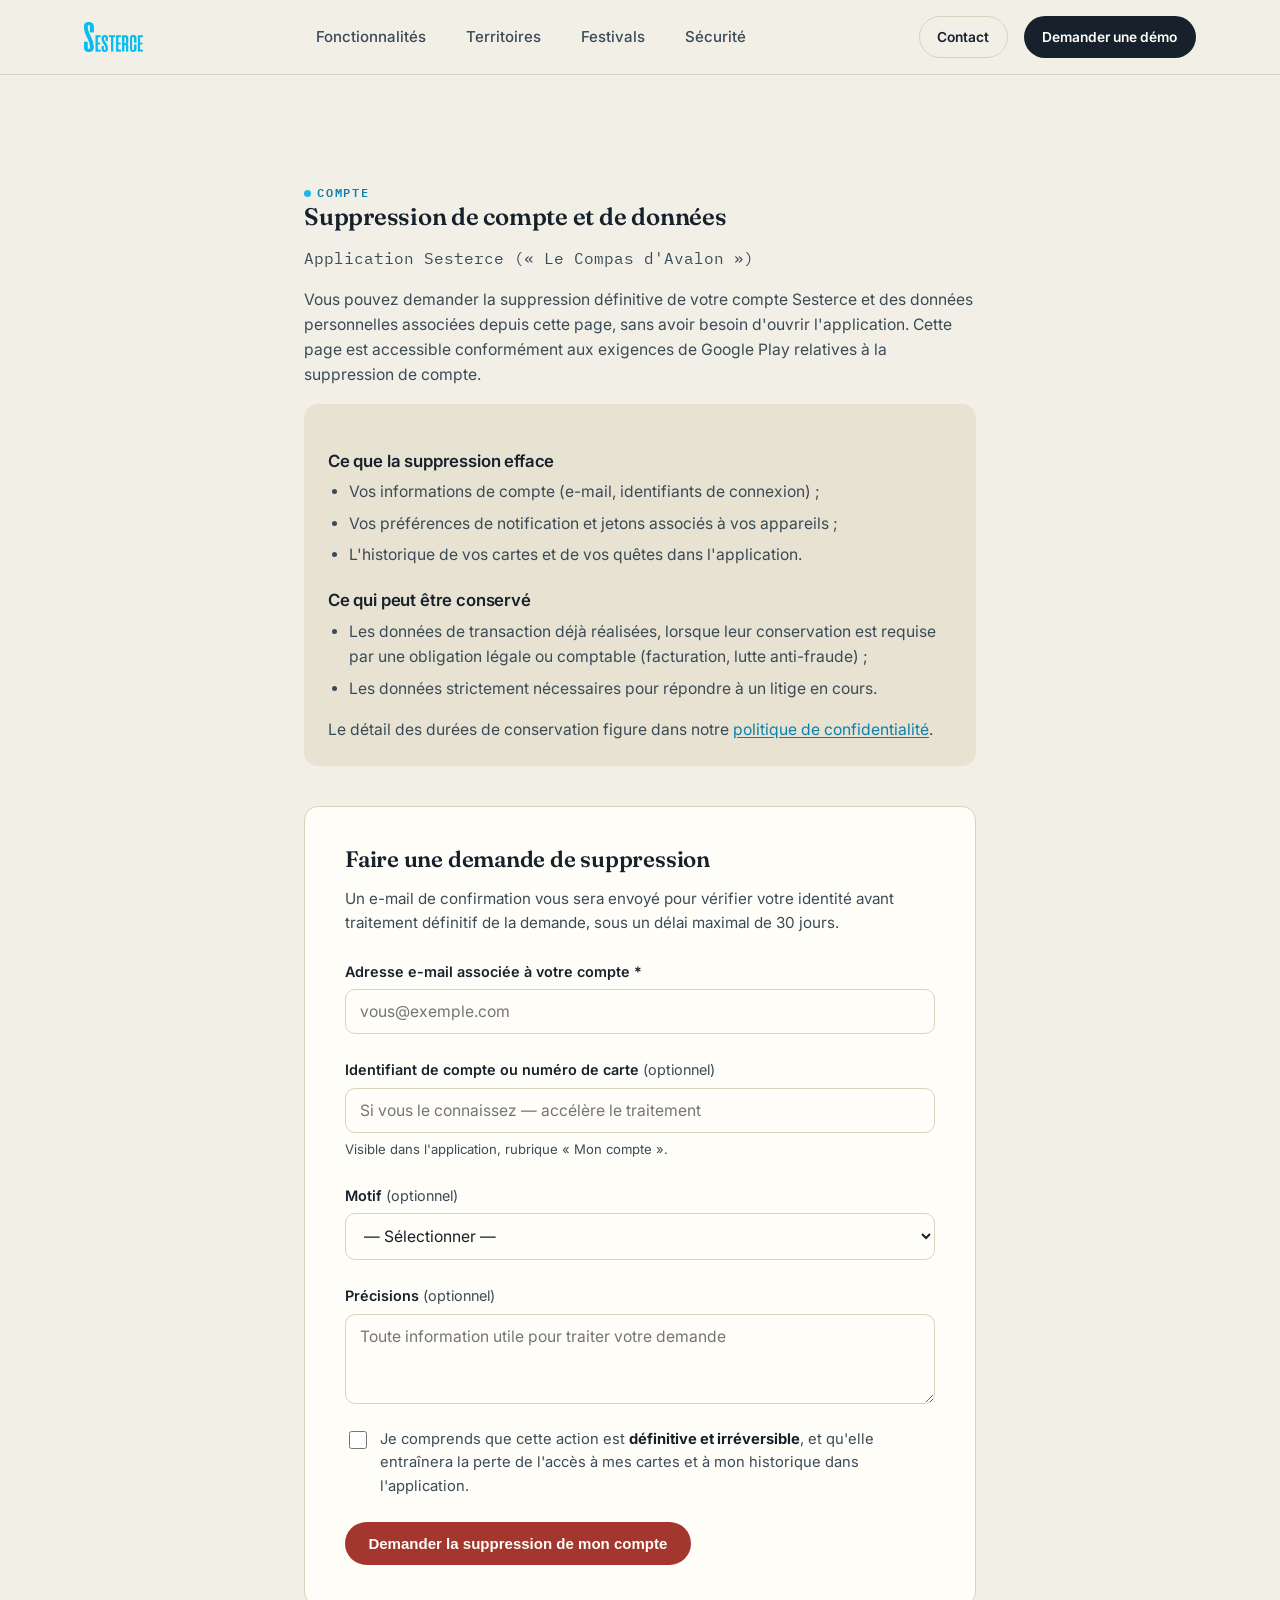
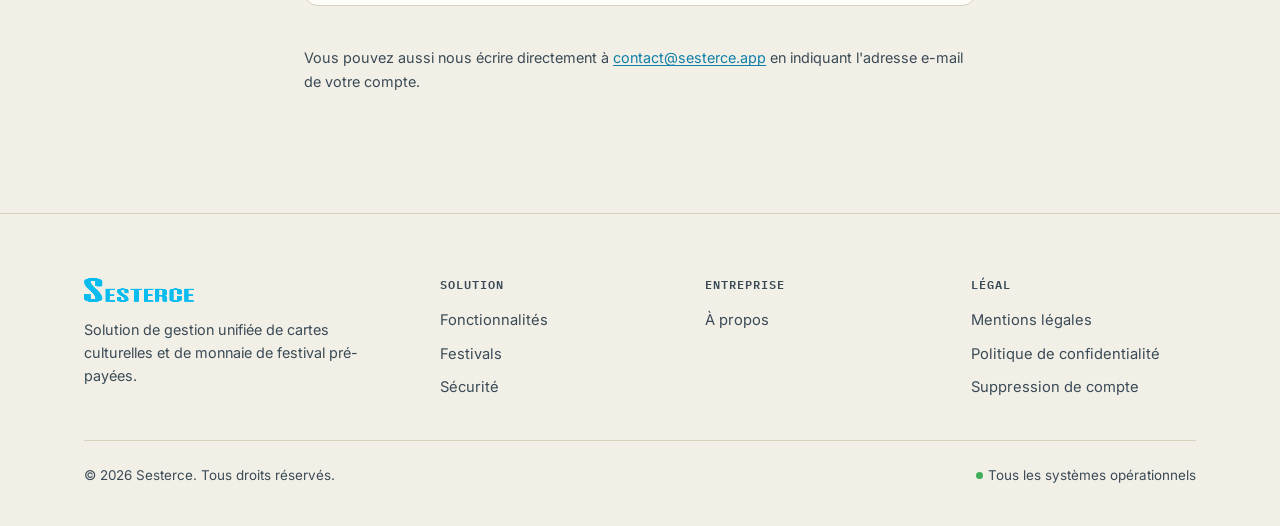
<file: suppression-compte.html>
<!doctype html>
<html lang="fr">
<head>
<meta charset="utf-8">
<meta name="viewport" content="width=device-width, initial-scale=1">
<title>Suppression de compte — Sesterce</title>
<meta name="description" content="Demandez la suppression de votre compte Sesterce et des données associées, conformément aux exigences Google Play et au RGPD.">
<link rel="canonical" href="https://www.sesterce.biz/suppression-compte.html">
<meta name="robots" content="index, follow">

<link rel="icon" href="assets/logo-sesterce.png" type="image/png">
<link rel="stylesheet" href="styles.css">
<link rel="preconnect" href="https://fonts.googleapis.com">
<link rel="preconnect" href="https://fonts.gstatic.com" crossorigin>
<link href="https://fonts.googleapis.com/css2?family=Fraunces:opsz,wght@9..144,500;9..144,600;9..144,700&family=Inter:wght@400;500;600;700&family=IBM+Plex+Mono:wght@400;500;600&display=swap" rel="stylesheet">
</head>
<body>

<a class="visually-hidden" href="#main">Aller au contenu</a>

<header class="site-header">
  <nav class="nav container" aria-label="Navigation principale">
    <a class="nav__brand" href="index.html" aria-label="Sesterce — accueil">
      <img src="assets/logo-sesterce.png" alt="Sesterce" width="130" height="30">
    </a>
    <ul class="nav__links">
      <li><a href="index.html#fonctionnalites">Fonctionnalités</a></li>
      <li><a href="index.html#territoires">Territoires</a></li>
      <li><a href="index.html#festivals">Festivals</a></li>
      <li><a href="index.html#securite">Sécurité</a></li>
    </ul>
    <div class="nav__actions">
      <a class="btn btn--ghost btn--sm" href="mailto:contact@sesterce.app">Contact</a>
      <a class="btn btn--primary btn--sm" href="index.html#demo">Demander une démo</a>
      <button class="nav__toggle" aria-expanded="false" aria-controls="mobile-nav" aria-label="Ouvrir le menu">
        <span></span><span></span><span></span>
      </button>
    </div>
  </nav>
</header>

<main id="main">
  <section class="legal-page">
    <div class="container legal-content">

      <span class="eyebrow">Compte</span>
      <h1>Suppression de compte et de données</h1>
      <p class="legal-meta">Application Sesterce (« Le Compas d'Avalon »)</p>

      <p>Vous pouvez demander la suppression définitive de votre compte Sesterce et des données personnelles associées depuis cette page, sans avoir besoin d'ouvrir l'application. Cette page est accessible conformément aux exigences de Google Play relatives à la suppression de compte.</p>

      <div class="deletion-scope">
        <h3>Ce que la suppression efface</h3>
        <ul>
          <li>Vos informations de compte (e-mail, identifiants de connexion) ;</li>
          <li>Vos préférences de notification et jetons associés à vos appareils ;</li>
          <li>L'historique de vos cartes et de vos quêtes dans l'application.</li>
        </ul>
        <h3>Ce qui peut être conservé</h3>
        <ul>
          <li>Les données de transaction déjà réalisées, lorsque leur conservation est requise par une obligation légale ou comptable (facturation, lutte anti-fraude) ;</li>
          <li>Les données strictement nécessaires pour répondre à un litige en cours.</li>
        </ul>
        <p style="margin-bottom:0;">Le détail des durées de conservation figure dans notre <a href="politique-confidentialite.html">politique de confidentialité</a>.</p>
      </div>

      <div class="form-panel">
        <h2 style="margin-top:0; padding-top:0; border-top:none;">Faire une demande de suppression</h2>
        <p style="color:var(--ink-soft); font-size:0.95rem; margin-bottom:var(--space-3);">Un e-mail de confirmation vous sera envoyé pour vérifier votre identité avant traitement définitif de la demande, sous un délai maximal de 30 jours.</p>

        <form id="deletion-form" novalidate>
          <div class="form-field">
            <label for="email">Adresse e-mail associée à votre compte *</label>
            <input type="email" id="email" name="email" required autocomplete="email" placeholder="vous@exemple.com">
          </div>

          <div class="form-field">
            <label for="accountRef">Identifiant de compte ou numéro de carte <span style="font-weight:400; color:var(--ink-soft);">(optionnel)</span></label>
            <input type="text" id="accountRef" name="accountRef" autocomplete="off" placeholder="Si vous le connaissez — accélère le traitement">
            <span class="hint">Visible dans l'application, rubrique « Mon compte ».</span>
          </div>

          <div class="form-field">
            <label for="reason">Motif <span style="font-weight:400; color:var(--ink-soft);">(optionnel)</span></label>
            <select id="reason" name="reason">
              <option value="">— Sélectionner —</option>
              <option value="unused">Je n'utilise plus l'application</option>
              <option value="privacy">Raisons de confidentialité</option>
              <option value="duplicate">Compte en double</option>
              <option value="other">Autre</option>
            </select>
          </div>

          <div class="form-field">
            <label for="message">Précisions <span style="font-weight:400; color:var(--ink-soft);">(optionnel)</span></label>
            <textarea id="message" name="message" placeholder="Toute information utile pour traiter votre demande"></textarea>
          </div>

          <div class="form-checkbox">
            <input type="checkbox" id="confirm" name="confirm" required>
            <label for="confirm">Je comprends que cette action est <strong>définitive et irréversible</strong>, et qu'elle entraînera la perte de l'accès à mes cartes et à mon historique dans l'application.</label>
          </div>

          <button type="submit" class="btn btn--danger" id="submit-btn">Demander la suppression de mon compte</button>

          <div class="form-alert form-alert--success" id="alert-success" role="status">
            Votre demande a bien été transmise. Vous allez recevoir un e-mail de confirmation à l'adresse indiquée sous peu.
          </div>
          <div class="form-alert form-alert--error" id="alert-error" role="alert">
            Le service de traitement automatique des demandes n'est pas encore disponible. Votre demande a été préparée
            — merci de cliquer sur le bouton ci-dessous pour nous l'envoyer directement par e-mail, nous la traiterons manuellement sous 30 jours.
            <br><br>
            <a class="btn btn--primary btn--sm" id="mailto-fallback" href="#">Envoyer ma demande par e-mail</a>
          </div>
        </form>
      </div>

      <p style="margin-top:var(--space-4); font-size:0.9rem;">Vous pouvez aussi nous écrire directement à <a href="mailto:contact@sesterce.app">contact@sesterce.app</a> en indiquant l'adresse e-mail de votre compte.</p>

    </div>
  </section>
</main>

<footer class="site-footer">
  <div class="container">
    <div class="footer-grid">
      <div class="footer-brand">
        <img src="assets/logo-sesterce.png" alt="Sesterce" width="110" height="26">
        <p>Solution de gestion unifiée de cartes culturelles et de monnaie de festival pré-payées.</p>
      </div>
      <div class="footer-col">
        <h4>Solution</h4>
        <ul>
          <li><a href="index.html#fonctionnalites">Fonctionnalités</a></li>
          <li><a href="index.html#festivals">Festivals</a></li>
          <li><a href="index.html#securite">Sécurité</a></li>
        </ul>
      </div>
      <div class="footer-col">
        <h4>Entreprise</h4>
        <ul>
          <li><a href="index.html#top">À propos</a></li>
        </ul>
      </div>
      <div class="footer-col">
        <h4>Légal</h4>
        <ul>
          <li><a href="index.html#top">Mentions légales</a></li>
          <li><a href="politique-confidentialite.html">Politique de confidentialité</a></li>
          <li><a href="suppression-compte.html">Suppression de compte</a></li>
        </ul>
      </div>
    </div>
    <div class="footer-bottom">
      <span>© 2026 Sesterce. Tous droits réservés.</span>
      <span class="status-dot">Tous les systèmes opérationnels</span>
    </div>
  </div>
</footer>

<script src="script.js"></script>
<script src="account-deletion.js"></script>
</body>
</html>
</file>
<file: styles.css>
/* ==========================================================================
   Sesterce — Design tokens
   Palette dérivée du bleu-cyan de la marque + un bronze évoquant le sesterce
   antique (monnaie romaine), sur un fond "papier billet".
   ========================================================================== */

:root {
  /* Couleurs */
  --ink: #16212b;
  --ink-soft: #3a4b57;
  --paper: #f2efe6;
  --paper-alt: #e7e2d2;
  --paper-line: #d8d2bd;
  --cyan: #22b6e8;
  --cyan-deep: #0e7fa8;
  --cyan-ink: #093f52;
  --bronze: #a9793f;
  --bronze-deep: #7c5a2e;
  --bronze-soft: #e6d6b8;
  --white: #fffdf8;

  /* Typographie */
  --font-display: "Fraunces", "Iowan Old Style", Georgia, serif;
  --font-body: "Inter", -apple-system, BlinkMacSystemFont, "Segoe UI", sans-serif;
  --font-mono: "IBM Plex Mono", ui-monospace, SFMono-Regular, monospace;

  /* Échelle */
  --space-1: 0.5rem;
  --space-2: 1rem;
  --space-3: 1.5rem;
  --space-4: 2.5rem;
  --space-5: 4rem;
  --space-6: 6.5rem;

  --radius: 14px;
  --container: 1160px;
}

* { box-sizing: border-box; }
html { scroll-behavior: smooth; }

@media (prefers-reduced-motion: reduce) {
  html { scroll-behavior: auto; }
  *, *::before, *::after {
    animation-duration: 0.01ms !important;
    animation-iteration-count: 1 !important;
    transition-duration: 0.01ms !important;
    scroll-behavior: auto !important;
  }
}

body {
  margin: 0;
  background: var(--paper);
  color: var(--ink);
  font-family: var(--font-body);
  font-size: 1rem;
  line-height: 1.6;
  -webkit-font-smoothing: antialiased;
}

h1, h2, h3, h4 {
  font-family: var(--font-display);
  color: var(--ink);
  margin: 0;
  line-height: 1.08;
  font-weight: 600;
  letter-spacing: -0.01em;
}

p { margin: 0; }

a { color: inherit; text-decoration: none; }

img { max-width: 100%; display: block; }

.container {
  width: 100%;
  max-width: var(--container);
  margin-inline: auto;
  padding-inline: var(--space-3);
}

:focus-visible {
  outline: 3px solid var(--cyan-deep);
  outline-offset: 3px;
  border-radius: 4px;
}

.visually-hidden {
  position: absolute;
  width: 1px; height: 1px;
  overflow: hidden;
  clip: rect(0 0 0 0);
  white-space: nowrap;
}

/* Eyebrow / kicker (petit label au-dessus des titres) */
.eyebrow {
  display: inline-flex;
  align-items: center;
  gap: 0.5em;
  font-family: var(--font-mono);
  font-size: 0.78rem;
  letter-spacing: 0.14em;
  text-transform: uppercase;
  color: var(--cyan-deep);
  font-weight: 600;
}
.eyebrow::before {
  content: "";
  width: 7px; height: 7px;
  border-radius: 50%;
  background: var(--cyan);
  display: inline-block;
}
.eyebrow.bronze { color: var(--bronze-deep); }
.eyebrow.bronze::before { background: var(--bronze); }

/* ==========================================================================
   En-tête / navigation
   ========================================================================== */

.site-header {
  position: sticky;
  top: 0;
  z-index: 50;
  background: rgba(242, 239, 230, 0.9);
  backdrop-filter: blur(8px);
  border-bottom: 1px solid var(--paper-line);
}

.nav {
  display: flex;
  align-items: center;
  justify-content: space-between;
  padding-block: var(--space-2);
}

.nav__brand { display: flex; align-items: center; }
.nav__brand img { height: 30px; width: auto; }

.nav__links {
  display: flex;
  gap: var(--space-4);
  list-style: none;
  margin: 0;
  padding: 0;
}

.nav__links a {
  font-size: 0.94rem;
  font-weight: 500;
  color: var(--ink-soft);
  transition: color 0.15s ease;
}
.nav__links a:hover { color: var(--cyan-deep); }

.nav__actions { display: flex; align-items: center; gap: var(--space-2); }

.nav__toggle {
  display: none;
  background: none;
  border: none;
  cursor: pointer;
  padding: 0.4rem;
}
.nav__toggle span {
  display: block;
  width: 22px; height: 2px;
  background: var(--ink);
  margin: 5px 0;
  transition: transform 0.2s ease, opacity 0.2s ease;
}

/* Boutons */
.btn {
  display: inline-flex;
  align-items: center;
  justify-content: center;
  gap: 0.5em;
  padding: 0.75rem 1.4rem;
  border-radius: 100px;
  font-weight: 600;
  font-size: 0.94rem;
  border: 1px solid transparent;
  cursor: pointer;
  transition: transform 0.15s ease, box-shadow 0.15s ease, background 0.15s ease;
}
.btn--primary {
  background: var(--ink);
  color: var(--white);
}
.btn--primary:hover { background: var(--cyan-ink); transform: translateY(-1px); }
.btn--ghost {
  background: transparent;
  color: var(--ink);
  border-color: var(--paper-line);
}
.btn--ghost:hover { border-color: var(--ink); }
.btn--sm { padding: 0.55rem 1.1rem; font-size: 0.86rem; }

/* ==========================================================================
   Séparateur perforé — motif du billet déchiré, réutilisé entre les sections
   ========================================================================== */

.perforation {
  height: 28px;
  width: 100%;
  background-image: radial-gradient(circle, var(--paper) 5px, transparent 5.5px);
  background-size: 26px 28px;
  background-position: center;
  background-repeat: repeat-x;
  position: relative;
}
.perforation::before,
.perforation::after {
  content: "";
  position: absolute;
  left: 0; right: 0;
  border-top: 1.5px dashed var(--paper-line);
  top: 50%;
}

/* ==========================================================================
   Hero
   ========================================================================== */

.hero {
  padding-block: var(--space-6) var(--space-5);
  position: relative;
  overflow: hidden;
  color: var(--white);
  background:
    linear-gradient(180deg, rgba(9, 20, 28, 0.58) 0%, rgba(9, 20, 28, 0.86) 100%),
    url("assets/bg-hero-salle.jpg") center 30% / cover no-repeat;
}

.hero .eyebrow { color: var(--cyan); }
.hero .eyebrow::before { background: var(--cyan); }

.hero__lede { color: #d7e2e7; }

.hero .btn--ghost {
  color: var(--white);
  border-color: rgba(255, 255, 255, 0.35);
}
.hero .btn--ghost:hover { border-color: var(--white); }

.hero .chip {
  background: rgba(255, 255, 255, 0.08);
  border-color: rgba(255, 255, 255, 0.28);
  color: #e8eef0;
  backdrop-filter: blur(4px);
}

.hero .flipcard-caption { color: #cdd8de; }

.hero__grid {
  display: grid;
  grid-template-columns: 1.05fr 0.95fr;
  gap: var(--space-5);
  align-items: center;
}

.hero__title {
  font-size: clamp(2.4rem, 4.6vw, 3.8rem);
  margin-block: var(--space-2) var(--space-3);
  color: var(--white);
}

.hero__lede {
  font-size: 1.15rem;
  color: var(--ink-soft);
  max-width: 46ch;
  margin-bottom: var(--space-4);
}

.hero__cta { display: flex; gap: var(--space-2); flex-wrap: wrap; align-items: center; }

.chip-row {
  display: flex;
  gap: 0.6rem;
  flex-wrap: wrap;
  margin-top: var(--space-4);
}
.chip {
  font-family: var(--font-mono);
  font-size: 0.78rem;
  letter-spacing: 0.03em;
  padding: 0.4rem 0.85rem;
  border-radius: 100px;
  border: 1px solid var(--paper-line);
  color: var(--ink-soft);
  background: var(--white);
}

/* --- Carte-billet animée : signature visuelle ---
   Un objet qui bascule entre "billet" (cinéma / cyan) et "jeton" (festival / bronze),
   incarnant l'extension du système de tickets vers la monnaie locale. */

.flipcard-stage {
  perspective: 1600px;
  display: flex;
  justify-content: center;
}

.flipcard {
  width: min(360px, 88vw);
  aspect-ratio: 8.6 / 5.4;
  position: relative;
  transform-style: preserve-3d;
  animation: flip 9s cubic-bezier(0.65, 0, 0.35, 1) infinite;
  cursor: pointer;
}
.flipcard:hover, .flipcard:focus-visible { animation-play-state: paused; }

@keyframes flip {
  0%, 42%   { transform: rotateY(0deg); }
  50%, 92%  { transform: rotateY(180deg); }
  100%      { transform: rotateY(360deg); }
}

.flipcard__face {
  position: absolute;
  inset: 0;
  border-radius: 18px;
  backface-visibility: hidden;
  padding: var(--space-3);
  display: flex;
  flex-direction: column;
  justify-content: space-between;
  box-shadow: 0 24px 50px -18px rgba(9, 23, 33, 0.4);
}

.flipcard__face--front {
  background: linear-gradient(155deg, var(--cyan) 0%, var(--cyan-ink) 115%);
  color: var(--white);
}
.flipcard__face--back {
  background: linear-gradient(155deg, var(--bronze) 0%, var(--bronze-deep) 115%);
  color: var(--white);
  transform: rotateY(180deg);
}

.flipcard__notch {
  position: absolute;
  top: 50%;
  left: -11px;
  width: 22px; height: 22px;
  background: var(--paper);
  border-radius: 50%;
  transform: translateY(-50%);
}

.flipcard__top {
  display: flex;
  justify-content: space-between;
  align-items: flex-start;
  font-family: var(--font-mono);
  font-size: 0.72rem;
  letter-spacing: 0.08em;
  text-transform: uppercase;
  opacity: 0.85;
}

.flipcard__label {
  font-family: var(--font-display);
  font-size: 1.7rem;
  font-weight: 600;
}

.flipcard__code {
  font-family: var(--font-mono);
  font-size: 0.85rem;
  letter-spacing: 0.1em;
  opacity: 0.9;
}

.flipcard-caption {
  text-align: center;
  font-family: var(--font-mono);
  font-size: 0.78rem;
  color: var(--ink-soft);
  margin-top: var(--space-2);
  letter-spacing: 0.02em;
}

/* ==========================================================================
   Sections génériques
   ========================================================================== */

section { padding-block: var(--space-6); }

.section__head {
  max-width: 62ch;
  margin-bottom: var(--space-5);
}

.section__head h2 {
  font-size: clamp(1.9rem, 3vw, 2.6rem);
  margin-top: var(--space-1);
}

.section__head p {
  color: var(--ink-soft);
  font-size: 1.05rem;
  margin-top: var(--space-2);
}

/* Grille de fonctionnalités */
.features-grid {
  display: grid;
  grid-template-columns: repeat(3, 1fr);
  gap: var(--space-3);
}

.feature-card {
  background: var(--white);
  border: 1px solid var(--paper-line);
  border-radius: var(--radius);
  padding: var(--space-3);
  position: relative;
}

.feature-card__num {
  font-family: var(--font-mono);
  font-size: 0.75rem;
  color: var(--cyan-deep);
  letter-spacing: 0.08em;
}

.feature-card h3 {
  font-size: 1.15rem;
  margin-top: var(--space-1);
  margin-bottom: 0.5rem;
}

.feature-card p {
  color: var(--ink-soft);
  font-size: 0.96rem;
}

/* Unification territoriale — texte + visuel */
.split {
  display: grid;
  grid-template-columns: 1fr 1fr;
  gap: var(--space-5);
  align-items: center;
}

.split-reverse .split { grid-template-columns: 1fr 1fr; }
.split-reverse .split > *:first-child { order: 2; }

.bullet-list {
  list-style: none;
  margin: var(--space-3) 0 0;
  padding: 0;
  display: flex;
  flex-direction: column;
  gap: var(--space-2);
}
.bullet-list li {
  display: flex;
  gap: 0.75rem;
  align-items: flex-start;
  font-size: 1rem;
  color: var(--ink-soft);
}
.bullet-list li::before {
  content: "";
  flex: none;
  width: 8px; height: 8px;
  margin-top: 0.5em;
  border-radius: 50%;
  background: var(--cyan);
}
.bullet-list--bronze li::before { background: var(--bronze); }

/* Panneau festival (section nouveauté) */
.festival-panel {
  background:
    linear-gradient(160deg, rgba(22, 33, 43, 0.88) 0%, rgba(35, 52, 63, 0.9) 100%),
    url("assets/bg-festival-concert.jpg") center 35% / cover no-repeat;
  color: var(--white);
  border-radius: 22px;
  padding: var(--space-5);
  display: grid;
  grid-template-columns: 1.1fr 0.9fr;
  gap: var(--space-5);
  align-items: center;
}
.festival-panel .eyebrow { color: var(--bronze); }
.festival-panel .eyebrow::before { background: var(--bronze); }
.festival-panel h2 { color: var(--white); }
.festival-panel p.lede {
  color: #cdd8de;
  font-size: 1.05rem;
  max-width: 50ch;
  margin-top: var(--space-2);
}
.festival-panel .bullet-list li { color: #cdd8de; }
.festival-panel .bullet-list li::before { background: var(--bronze); }

.token-visual {
  aspect-ratio: 1;
  max-width: 260px;
  margin-inline: auto;
  position: relative;
}
.token-visual svg { width: 100%; height: 100%; }

.badge-soon {
  display: inline-flex;
  align-items: center;
  gap: 0.4em;
  font-family: var(--font-mono);
  font-size: 0.72rem;
  letter-spacing: 0.06em;
  text-transform: uppercase;
  background: rgba(169, 121, 63, 0.18);
  color: var(--bronze-soft);
  border: 1px solid rgba(169, 121, 63, 0.4);
  padding: 0.3rem 0.7rem;
  border-radius: 100px;
  margin-top: var(--space-2);
}

/* Sécurité */
.trust-grid {
  display: grid;
  grid-template-columns: repeat(4, 1fr);
  gap: var(--space-3);
}
.trust-card {
  border-top: 3px solid var(--cyan);
  padding-top: var(--space-2);
}
.trust-card h3 {
  font-size: 1.05rem;
  margin-bottom: 0.4rem;
}
.trust-card p {
  color: var(--ink-soft);
  font-size: 0.92rem;
}

/* Stats + logos */
.stats-band {
  background:
    linear-gradient(160deg, rgba(22, 33, 43, 0.84) 0%, rgba(9, 63, 82, 0.86) 100%),
    url("assets/bg-theatre-facade.jpg") center 40% / cover no-repeat;
  color: var(--white);
  border-radius: 22px;
  padding: var(--space-5);
  text-align: center;
}
.stats-band__intro {
  font-size: 1.1rem;
  color: #d7e2e7;
  max-width: 46ch;
  margin-inline: auto;
}
.stats-row {
  display: flex;
  justify-content: center;
  gap: var(--space-6);
  margin-block: var(--space-4);
  flex-wrap: wrap;
}
.stat-num {
  font-family: var(--font-mono);
  font-size: clamp(2.2rem, 5vw, 3.2rem);
  color: var(--cyan);
  font-weight: 600;
  letter-spacing: -0.02em;
}
.stat-label {
  font-size: 0.9rem;
  color: #cdd8de;
  margin-top: 0.3rem;
}

.logo-marquee {
  margin-top: var(--space-4);
  overflow: hidden;
  -webkit-mask-image: linear-gradient(90deg, transparent, black 8%, black 92%, transparent);
  mask-image: linear-gradient(90deg, transparent, black 8%, black 92%, transparent);
}
.logo-marquee__track {
  display: flex;
  gap: 0.6rem;
  width: max-content;
  animation: scroll-left 42s linear infinite;
}
@media (prefers-reduced-motion: reduce) {
  .logo-marquee__track { animation: none; flex-wrap: wrap; justify-content: center; }
}
@keyframes scroll-left {
  from { transform: translateX(0); }
  to { transform: translateX(-50%); }
}
.logo-chip {
  font-family: var(--font-mono);
  font-size: 0.82rem;
  white-space: nowrap;
  background: var(--white);
  border: 1px solid var(--paper-line);
  padding: 0.5rem 0.9rem;
  border-radius: 8px;
  color: var(--ink-soft);
}

/* CTA final */
.cta-final {
  text-align: center;
  padding-block: var(--space-6);
}
.cta-final h2 {
  font-size: clamp(1.9rem, 3.4vw, 2.7rem);
  max-width: 24ch;
  margin-inline: auto;
}
.cta-final p {
  color: var(--ink-soft);
  margin-top: var(--space-2);
  font-size: 1.05rem;
}
.cta-final .hero__cta { justify-content: center; margin-top: var(--space-3); }
.cta-final .contact-email {
  display: block;
  margin-top: var(--space-2);
  font-family: var(--font-mono);
  font-size: 0.9rem;
  color: var(--cyan-deep);
}

/* Footer */
.site-footer {
  border-top: 1px solid var(--paper-line);
  padding-block: var(--space-5) var(--space-4);
}
.footer-grid {
  display: grid;
  grid-template-columns: 1.4fr 1fr 1fr 1fr;
  gap: var(--space-4);
}
.footer-brand img { height: 24px; margin-bottom: var(--space-2); }
.footer-brand p { color: var(--ink-soft); font-size: 0.9rem; max-width: 32ch; }
.footer-col h4 {
  font-family: var(--font-mono);
  font-size: 0.78rem;
  letter-spacing: 0.08em;
  text-transform: uppercase;
  color: var(--ink-soft);
  margin-bottom: var(--space-2);
  font-weight: 600;
}
.footer-col ul { list-style: none; margin: 0; padding: 0; display: flex; flex-direction: column; gap: 0.5rem; }
.footer-col a { color: var(--ink-soft); font-size: 0.92rem; }
.footer-col a:hover { color: var(--cyan-deep); }

.footer-bottom {
  margin-top: var(--space-4);
  padding-top: var(--space-3);
  border-top: 1px solid var(--paper-line);
  display: flex;
  justify-content: space-between;
  align-items: center;
  flex-wrap: wrap;
  gap: var(--space-2);
  font-size: 0.84rem;
  color: var(--ink-soft);
}
.status-dot {
  display: inline-flex;
  align-items: center;
  gap: 0.4em;
}
.status-dot::before {
  content: "";
  width: 7px; height: 7px;
  border-radius: 50%;
  background: #3fae5a;
}

/* ==========================================================================
   Responsive
   ========================================================================== */

@media (max-width: 900px) {
  .hero__grid { grid-template-columns: 1fr; }
  .hero__grid > *:first-child { order: 2; }
  .features-grid { grid-template-columns: repeat(2, 1fr); }
  .split, .split-reverse .split { grid-template-columns: 1fr; }
  .split-reverse .split > *:first-child { order: 0; }
  .festival-panel { grid-template-columns: 1fr; padding: var(--space-4); }
  .festival-panel .token-visual { order: -1; }
  .trust-grid { grid-template-columns: repeat(2, 1fr); }
  .footer-grid { grid-template-columns: 1fr 1fr; }
  .stats-row { gap: var(--space-4); }
}

@media (max-width: 640px) {
  .nav__links, .nav__actions .btn--ghost { display: none; }
  .nav__toggle { display: block; }
  .features-grid { grid-template-columns: 1fr; }
  .trust-grid { grid-template-columns: 1fr; }
  .footer-grid { grid-template-columns: 1fr; gap: var(--space-3); }
  section { padding-block: var(--space-5); }
}

/* ==========================================================================
   Pages légales (politique de confidentialité, mentions légales)
   ========================================================================== */

.legal-page { padding-block: var(--space-6); }

.legal-content { max-width: 72ch; margin-inline: auto; }

.legal-meta {
  font-family: var(--font-mono);
  font-size: 0.82rem;
  color: var(--ink-soft);
  margin-top: var(--space-2);
  margin-bottom: var(--space-4);
}

.legal-content h2 {
  font-size: 1.4rem;
  margin-top: var(--space-4);
  margin-bottom: var(--space-2);
  padding-top: var(--space-3);
  border-top: 1px solid var(--paper-line);
}
.legal-content > h2:first-of-type { border-top: none; padding-top: 0; }

.legal-content h3 {
  font-family: var(--font-body);
  font-weight: 600;
  font-size: 1.05rem;
  margin-top: var(--space-3);
  margin-bottom: 0.5rem;
}

.legal-content p {
  color: var(--ink-soft);
  margin-bottom: var(--space-2);
  font-size: 0.98rem;
}

.legal-content ul, .legal-content ol {
  color: var(--ink-soft);
  margin: 0 0 var(--space-2);
  padding-left: 1.3rem;
  font-size: 0.98rem;
}
.legal-content li { margin-bottom: 0.4rem; }

.legal-content strong { color: var(--ink); }

.legal-table {
  width: 100%;
  border-collapse: collapse;
  margin-bottom: var(--space-3);
  font-size: 0.9rem;
}
.legal-table th, .legal-table td {
  text-align: left;
  padding: 0.65rem 0.8rem;
  border-bottom: 1px solid var(--paper-line);
  vertical-align: top;
}
.legal-table th {
  font-family: var(--font-mono);
  font-size: 0.74rem;
  text-transform: uppercase;
  letter-spacing: 0.05em;
  color: var(--ink-soft);
}

.legal-content a { color: var(--cyan-deep); text-decoration: underline; text-underline-offset: 2px; }

.legal-toc {
  background: var(--white);
  border: 1px solid var(--paper-line);
  border-radius: var(--radius);
  padding: var(--space-3);
  margin-bottom: var(--space-4);
}
.legal-toc h2 {
  font-family: var(--font-mono);
  font-size: 0.78rem;
  letter-spacing: 0.06em;
  text-transform: uppercase;
  color: var(--ink-soft);
  border: none;
  padding: 0;
  margin: 0 0 var(--space-2);
}
.legal-toc ol {
  columns: 2;
  gap: var(--space-3);
  font-size: 0.9rem;
  padding-left: 1.1rem;
  margin: 0;
}
@media (max-width: 640px) {
  .legal-toc ol { columns: 1; }
}

/* ==========================================================================
   Formulaires (page de suppression de compte, etc.)
   ========================================================================== */

.form-field {
  display: flex;
  flex-direction: column;
  gap: 0.4rem;
  margin-bottom: var(--space-3);
}
.form-field label {
  font-size: 0.9rem;
  font-weight: 600;
  color: var(--ink);
}
.form-field .hint {
  font-size: 0.82rem;
  color: var(--ink-soft);
}
.form-field input[type="email"],
.form-field input[type="text"],
.form-field select,
.form-field textarea {
  font-family: var(--font-body);
  font-size: 0.98rem;
  padding: 0.75rem 0.9rem;
  border: 1px solid var(--paper-line);
  border-radius: 10px;
  background: var(--white);
  color: var(--ink);
}
.form-field textarea { resize: vertical; min-height: 90px; }
.form-field input:focus, .form-field select:focus, .form-field textarea:focus {
  outline: 3px solid var(--cyan-deep);
  outline-offset: 1px;
  border-color: var(--cyan-deep);
}

.form-checkbox {
  display: flex;
  align-items: flex-start;
  gap: 0.6rem;
  margin-bottom: var(--space-3);
  font-size: 0.92rem;
  color: var(--ink-soft);
}
.form-checkbox input {
  margin-top: 0.2rem;
  width: 18px; height: 18px;
  accent-color: var(--cyan-deep);
  flex: none;
}

.form-panel {
  background: var(--white);
  border: 1px solid var(--paper-line);
  border-radius: var(--radius);
  padding: var(--space-4);
  margin-top: var(--space-3);
}

.btn[disabled] { opacity: 0.55; cursor: not-allowed; }
.btn--danger { background: #a3372f; color: var(--white); }
.btn--danger:hover { background: #822a24; }

.form-alert {
  display: none;
  border-radius: 10px;
  padding: 0.9rem 1rem;
  font-size: 0.92rem;
  margin-top: var(--space-3);
  border: 1px solid transparent;
}
.form-alert.is-visible { display: block; }
.form-alert--success {
  background: rgba(63, 174, 90, 0.12);
  border-color: rgba(63, 174, 90, 0.35);
  color: #1f6b34;
}
.form-alert--error {
  background: rgba(163, 55, 47, 0.1);
  border-color: rgba(163, 55, 47, 0.3);
  color: #7c261f;
}
.form-alert a { color: inherit; text-decoration: underline; }

.deletion-scope {
  background: var(--paper-alt);
  border-radius: var(--radius);
  padding: var(--space-3);
  margin-bottom: var(--space-4);
}
.deletion-scope h3 { margin-bottom: 0.6rem; }

/* Menu mobile ouvert (JS ajoute .is-open sur <body>) */
body.nav-open .nav__links {
  display: flex;
  position: absolute;
  top: 100%; left: 0; right: 0;
  flex-direction: column;
  background: var(--paper);
  padding: var(--space-3);
  border-bottom: 1px solid var(--paper-line);
  gap: var(--space-2);
}
body.nav-open .nav__actions .btn--ghost { display: none; }
</file>
